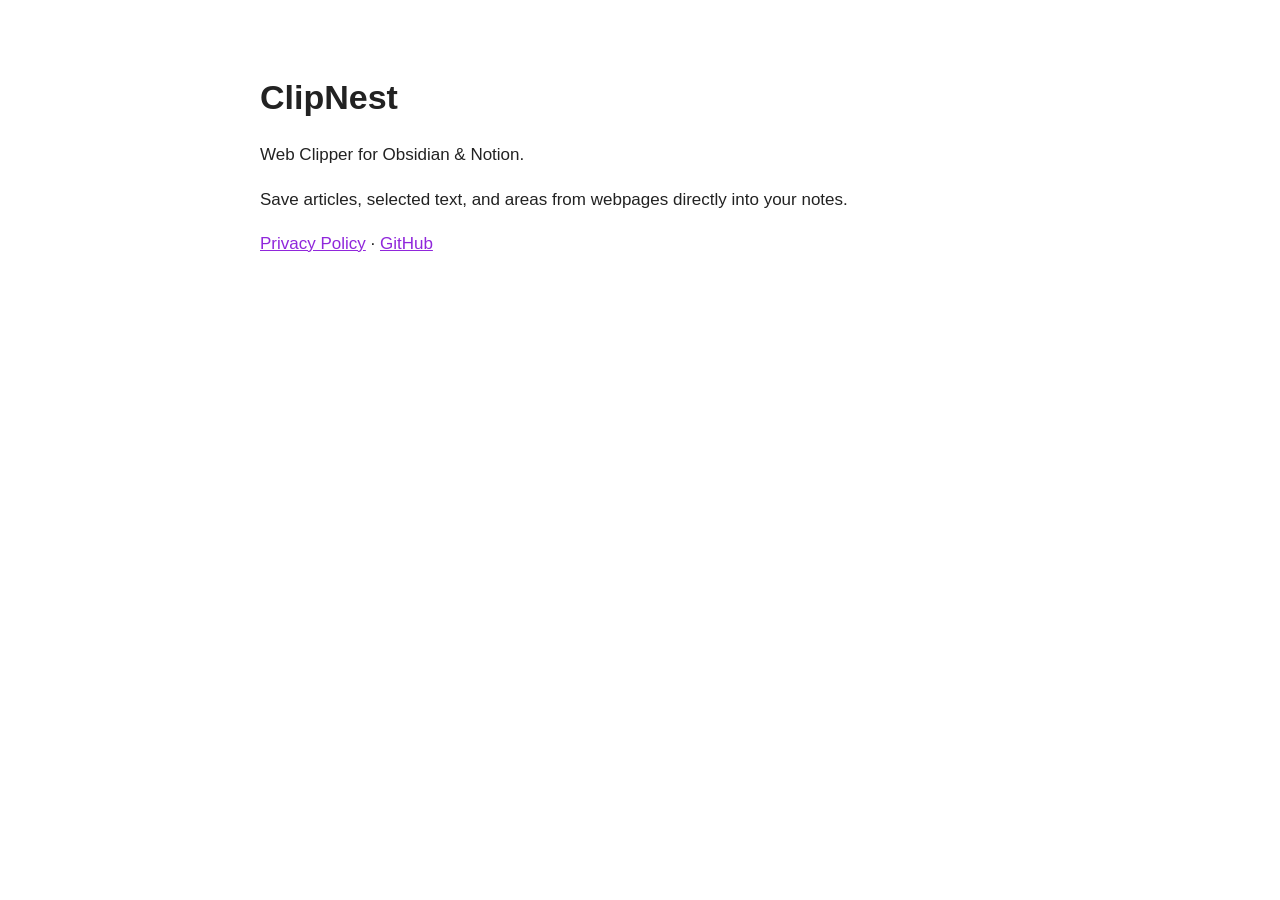
<file: docs/index.html>
<!doctype html>
<html lang="en">
<head>
  <meta charset="utf-8">
  <meta name="viewport" content="width=device-width,initial-scale=1">
  <title>ClipNest</title>
  <style>
    body {
      max-width: 760px;
      margin: 70px auto;
      padding: 0 24px;
      font: 17px/1.6 -apple-system, BlinkMacSystemFont, "Segoe UI", sans-serif;
      color: #222;
    }

    h1 {
      margin-bottom: 4px;
    }

    a {
      color: #9027db;
    }
  </style>
</head>
<body>
  <h1>ClipNest</h1>

  <p>Web Clipper for Obsidian &amp; Notion.</p>

  <p>
    Save articles, selected text, and areas from webpages directly into your notes.
  </p>

  <p>
    <a href="privacy.html">Privacy Policy</a>
    ·
    <a href="https://github.com/TheCuriousProcrastinator/clipnest">GitHub</a>
  </p>
</body>
</html>
</file>
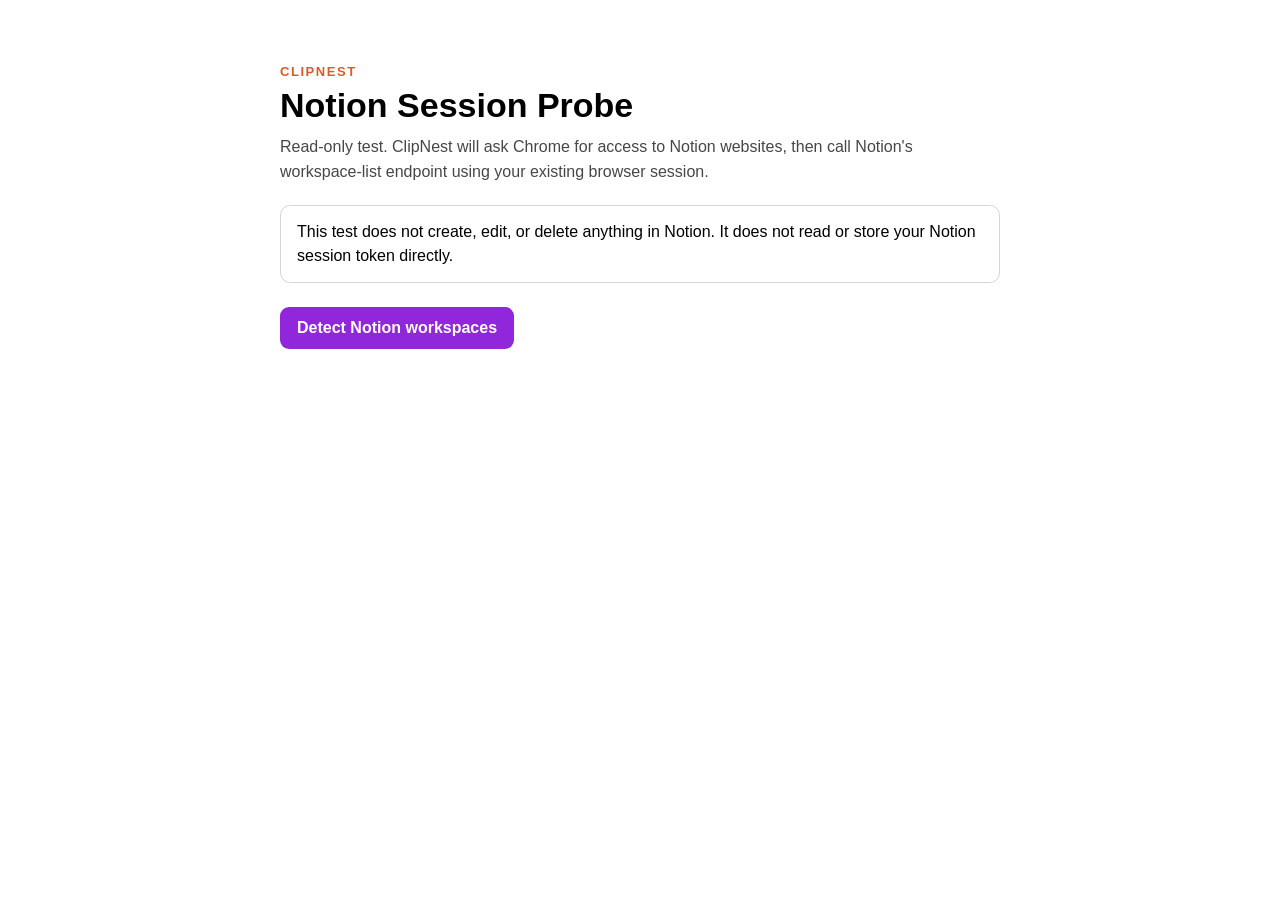
<file: notion-session-probe.html>
<!doctype html>
<html lang="en">
<head>
  <meta charset="utf-8" />
  <meta
    name="viewport"
    content="width=device-width, initial-scale=1"
  />
  <title>ClipNest Notion Session Probe</title>
  <link
    rel="stylesheet"
    href="notion-session-probe.css"
  />
</head>

<body>
  <main>
    <div class="brand">
      ClipNest
    </div>

    <h1>
      Notion Session Probe
    </h1>

    <p class="intro">
      Read-only test. ClipNest will ask Chrome
      for access to Notion websites, then call
      Notion's workspace-list endpoint using
      your existing browser session.
    </p>

    <div class="notice">
      This test does not create, edit, or delete
      anything in Notion. It does not read or
      store your Notion session token directly.
    </div>

    <button
      id="detectButton"
      type="button"
    >
      Detect Notion workspaces
    </button>

    <div
      id="status"
      class="status"
    ></div>

    <section
      id="results"
      class="results hidden"
    >
      <h2>
        Workspaces detected
      </h2>

      <div
        id="workspaceList"
        class="workspace-list"
      ></div>
    </section>

    <details
      id="diagnostics"
      class="diagnostics hidden"
    >
      <summary>
        Diagnostics
      </summary>

      <pre id="diagnosticText"></pre>
    </details>
  </main>

  <script src="notion-session.js"></script>
  <script src="notion-session-probe.js"></script>
</body>
</html>
</file>
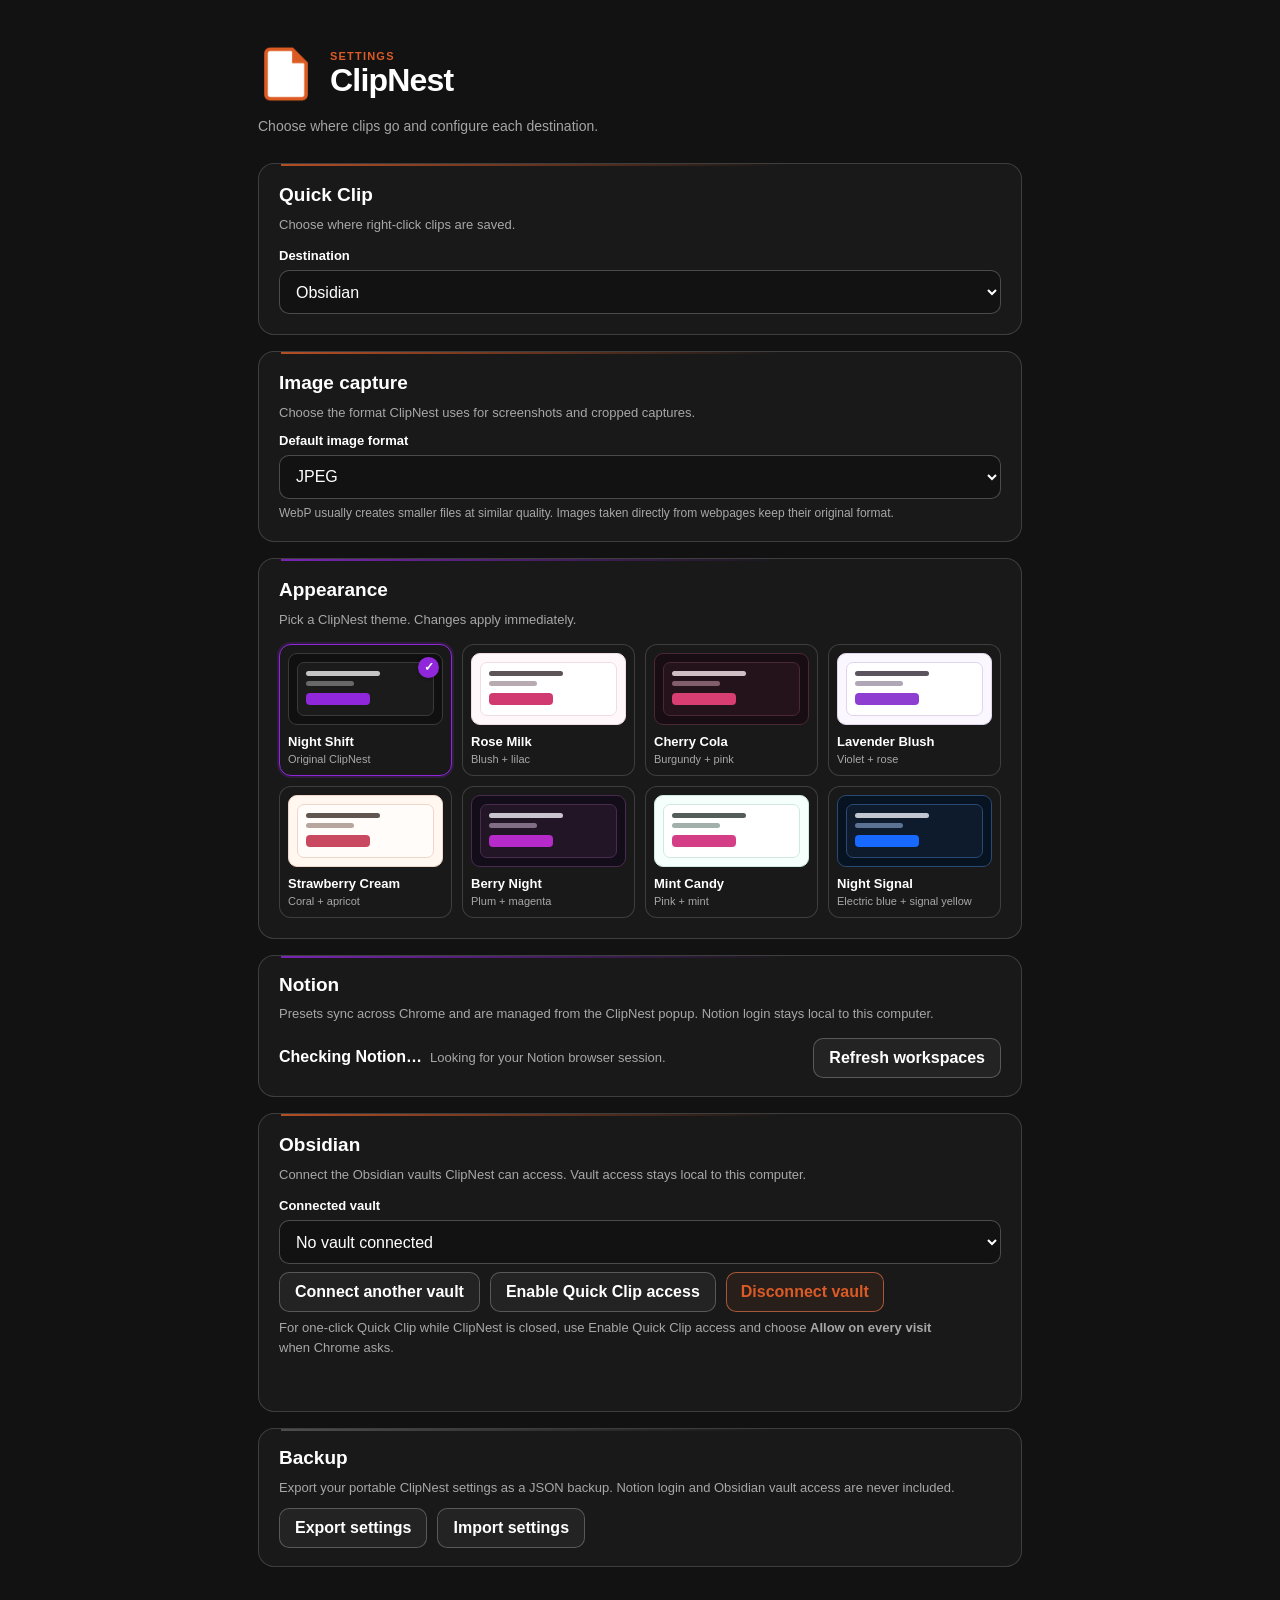
<file: options.html>
<!doctype html>
<html lang="en">
<head>
  <meta charset="utf-8" />
  <meta name="viewport" content="width=device-width, initial-scale=1" />
  <title>ClipNest Settings</title>
  <link rel="stylesheet" href="options.css" />
  <link rel="stylesheet" href="themes.css" />
  <script src="themes.js"></script>
</head>
<body>
  <main class="page">
    <header class="settings-header">
      <div class="brand-row">
        <img
          class="brand-icon"
          src="icons/icon128.png"
          alt=""
          width="56"
          height="56"
        />
        <div class="brand-copy">
          <div class="brand-label">SETTINGS</div>

          <div class="brand-title-row">
            <h1>ClipNest</h1>
            <span id="settingsVersion" class="settings-version"></span>
          </div>
        </div>
      </div>

      <p>Choose where clips go and configure each destination.</p>
    </header>

    <section class="card quick-clip-card">
      <h2>Quick Clip</h2>

      <p class="help">
        Choose where right-click clips are saved.
      </p>

      <label class="field">
        <span>Destination</span>
        <select id="defaultDestination">
          <option value="obsidian">Obsidian</option>
          <option value="notion">Notion</option>
        </select>
      </label>

      <label
        id="quickClipNotionPresetField"
        class="field"
        hidden
      >
        <span>Notion preset</span>

        <select id="quickClipNotionPresetId">
          <option value="">No presets configured</option>
        </select>

        <small>
          Used only for right-click Quick Clip. Presets selected in the popup do not change this.
        </small>
      </label>
    </section>

    <section class="card image-capture-card">
      <h2>Image capture</h2>

      <p class="help">
        Choose the format ClipNest uses for screenshots and cropped captures.
      </p>

      <label class="field">
        <span>Default image format</span>

        <select id="defaultImageFormat">
          <option value="jpeg">JPEG</option>
          <option value="webp">WebP</option>
        </select>

        <small>
          WebP usually creates smaller files at similar quality.
          Images taken directly from webpages keep their original format.
        </small>
      </label>
    </section>

    <section class="card appearance-card">
      <h2>Appearance</h2>

      <p class="help">
        Pick a ClipNest theme. Changes apply immediately.
      </p>

      <div
        class="clipnest-theme-grid"
        data-clipnest-theme-picker
        aria-label="ClipNest theme"
      >
        <button
          class="clipnest-theme-option"
          type="button"
          data-clipnest-theme-option="night-shift"
          aria-pressed="false"
        >
          <span
            class="clipnest-theme-preview"
            data-clipnest-theme-preview="night-shift"
            aria-hidden="true"
          >
            <span class="clipnest-theme-preview-card">
              <span class="clipnest-theme-preview-line"></span>
              <span class="clipnest-theme-preview-line short"></span>
              <span class="clipnest-theme-preview-button"></span>
            </span>
          </span>
          <strong>Night Shift</strong>
          <small>Original ClipNest</small>
        </button>

        <button
          class="clipnest-theme-option"
          type="button"
          data-clipnest-theme-option="rose-milk"
          aria-pressed="false"
        >
          <span
            class="clipnest-theme-preview"
            data-clipnest-theme-preview="rose-milk"
            aria-hidden="true"
          >
            <span class="clipnest-theme-preview-card">
              <span class="clipnest-theme-preview-line"></span>
              <span class="clipnest-theme-preview-line short"></span>
              <span class="clipnest-theme-preview-button"></span>
            </span>
          </span>
          <strong>Rose Milk</strong>
          <small>Blush + lilac</small>
        </button>

        <button
          class="clipnest-theme-option"
          type="button"
          data-clipnest-theme-option="cherry-cola"
          aria-pressed="false"
        >
          <span
            class="clipnest-theme-preview"
            data-clipnest-theme-preview="cherry-cola"
            aria-hidden="true"
          >
            <span class="clipnest-theme-preview-card">
              <span class="clipnest-theme-preview-line"></span>
              <span class="clipnest-theme-preview-line short"></span>
              <span class="clipnest-theme-preview-button"></span>
            </span>
          </span>
          <strong>Cherry Cola</strong>
          <small>Burgundy + pink</small>
        </button>

        <button
          class="clipnest-theme-option"
          type="button"
          data-clipnest-theme-option="lavender-blush"
          aria-pressed="false"
        >
          <span
            class="clipnest-theme-preview"
            data-clipnest-theme-preview="lavender-blush"
            aria-hidden="true"
          >
            <span class="clipnest-theme-preview-card">
              <span class="clipnest-theme-preview-line"></span>
              <span class="clipnest-theme-preview-line short"></span>
              <span class="clipnest-theme-preview-button"></span>
            </span>
          </span>
          <strong>Lavender Blush</strong>
          <small>Violet + rose</small>
        </button>

        <button
          class="clipnest-theme-option"
          type="button"
          data-clipnest-theme-option="strawberry-cream"
          aria-pressed="false"
        >
          <span
            class="clipnest-theme-preview"
            data-clipnest-theme-preview="strawberry-cream"
            aria-hidden="true"
          >
            <span class="clipnest-theme-preview-card">
              <span class="clipnest-theme-preview-line"></span>
              <span class="clipnest-theme-preview-line short"></span>
              <span class="clipnest-theme-preview-button"></span>
            </span>
          </span>
          <strong>Strawberry Cream</strong>
          <small>Coral + apricot</small>
        </button>

        <button
          class="clipnest-theme-option"
          type="button"
          data-clipnest-theme-option="berry-night"
          aria-pressed="false"
        >
          <span
            class="clipnest-theme-preview"
            data-clipnest-theme-preview="berry-night"
            aria-hidden="true"
          >
            <span class="clipnest-theme-preview-card">
              <span class="clipnest-theme-preview-line"></span>
              <span class="clipnest-theme-preview-line short"></span>
              <span class="clipnest-theme-preview-button"></span>
            </span>
          </span>
          <strong>Berry Night</strong>
          <small>Plum + magenta</small>
        </button>

        <button
          class="clipnest-theme-option"
          type="button"
          data-clipnest-theme-option="mint-candy"
          aria-pressed="false"
        >
          <span
            class="clipnest-theme-preview"
            data-clipnest-theme-preview="mint-candy"
            aria-hidden="true"
          >
            <span class="clipnest-theme-preview-card">
              <span class="clipnest-theme-preview-line"></span>
              <span class="clipnest-theme-preview-line short"></span>
              <span class="clipnest-theme-preview-button"></span>
            </span>
          </span>
          <strong>Mint Candy</strong>
          <small>Pink + mint</small>
        </button>

        <button
          class="clipnest-theme-option"
          type="button"
          data-clipnest-theme-option="night-signal"
          aria-pressed="false"
        >
          <span
            class="clipnest-theme-preview"
            data-clipnest-theme-preview="night-signal"
            aria-hidden="true"
          >
            <span class="clipnest-theme-preview-card">
              <span class="clipnest-theme-preview-line"></span>
              <span class="clipnest-theme-preview-line short"></span>
              <span class="clipnest-theme-preview-button"></span>
            </span>
          </span>
          <strong>Night Signal</strong>
          <small>Electric blue + signal yellow</small>
        </button>
      </div>
    </section>

    <section id="notionSettingsCard" class="card notion-card">
      <h2>Notion</h2>

      <p class="help notion-popup-management-note">
        Presets sync across Chrome and are managed from the ClipNest popup. Notion login stays local to this computer.
      </p>

      <div class="notion-connection notion-connection-compact">
        <div class="notion-connection-copy">
          <strong id="notionConnectionTitle">Checking Notion…</strong>

          <div id="notionConnectionStatus" class="help">
            Looking for your Notion browser session.
          </div>
        </div>

        <div class="vault-actions notion-connection-actions">
          <button id="refreshNotionWorkspaces" class="secondary" type="button">
            Refresh workspaces
          </button>

          <button id="disconnectNotion" class="vault-remove" type="button" hidden>
            Disconnect Notion
          </button>
        </div>
      </div>

      <label class="field">
        <span>Preset</span>

        <select id="notionPresetSelect">
          <option value="">No presets configured</option>
        </select>
      </label>

      <div class="vault-actions">
        <button id="newNotionPreset" class="secondary" type="button">
          New preset
        </button>

        <button id="removeNotionPreset" class="vault-remove" type="button">
          Remove selected preset
        </button>
      </div>

      <label class="field">
        <span>Preset name</span>

        <input
          id="notionPresetName"
          type="text"
          autocomplete="off"
          placeholder="Reading Inbox"
        />
      </label>

      <label class="field">
        <span>Workspace</span>

        <div class="notion-workspace-picker">
          <button
            id="notionWorkspacePickerButton"
            class="notion-workspace-picker-button"
            type="button"
            aria-haspopup="listbox"
            aria-expanded="false"
          >
            <span
              id="notionWorkspacePickerIcon"
              class="notion-workspace-avatar notion-workspace-avatar-fallback"
            >
              N
            </span>

            <span
              id="notionWorkspacePickerLabel"
              class="notion-workspace-picker-label"
            >
              Choose a Notion workspace…
            </span>

            <span class="notion-workspace-picker-chevron">
              ▾
            </span>
          </button>

          <div
            id="notionWorkspacePickerMenu"
            class="notion-workspace-picker-menu hidden"
            role="listbox"
          ></div>

          <select
            id="notionWorkspaceSelect"
            class="notion-workspace-native-select"
            tabindex="-1"
            aria-hidden="true"
          >
            <option value="">Choose a Notion workspace…</option>
          </select>
        </div>

        <small id="notionWorkspaceHelp">
          Each preset remembers its own workspace.
        </small>
      </label>

      <label class="field">
        <span>Destination</span>

        <input
          id="notionDestinationSearch"
          type="search"
          autocomplete="off"
          placeholder="Search pages and databases…"
          disabled
        />

        <div
          id="notionDestinationResults"
          class="notion-destination-results"
        ></div>


        <select id="notionDataSourceId" class="notion-destination-native-select" disabled>
          <option value="">Choose a workspace first</option>
        </select>

        <small id="notionDataSourceHelp">
          Choose a workspace, then search for a page or database.
        </small>
      </label>

      <div class="notion-fields-editor">
        <div class="notion-fields-editor-heading">
          <strong>Fields</strong>
          <small id="notionFieldsEditorHelp">
            Choose a destination to configure its fields.
          </small>
        </div>

        <div
          id="notionPageFieldsPanel"
          class="notion-destination-fields-panel hidden"
        >
          <div class="notion-page-field-row">
            <div class="notion-field-config-copy">
              <strong>Title</strong>
              <small>
                Filled from the current webpage title.
              </small>
            </div>

            <span class="notion-field-type-badge">
              title
            </span>

            <span class="notion-field-automatic">
              Child page
            </span>
          </div>

          <small class="notion-fields-editor-note">
            This destination is a page. ClipNest creates a child page beneath it, so database properties do not apply.
          </small>
        </div>

        <div
          id="notionDatabaseFieldsPanel"
          class="notion-destination-fields-panel hidden"
        >
          <div
            id="notionSchemaFields"
            class="notion-schema-fields"
          ></div>

          <small class="notion-fields-editor-note">
            Fields come directly from this Notion database.
          </small>
        </div>

        <div
          class="notion-property-bridge"
          hidden
          aria-hidden="true"
        >
          <select id="notionTitleProperty" disabled>
            <option value="">Choose a database first</option>
          </select>

          <select id="notionUrlProperty" disabled>
            <option value="">None</option>
          </select>

          <select id="notionTagsProperty" disabled>
            <option value="">None</option>
          </select>
        </div>
      </div>

      <div id="notionStatus" class="status"></div>
    </section>

    <section class="card obsidian-card">
      <h2>Obsidian</h2>
      <p class="help">Connect the Obsidian vaults ClipNest can access. Vault access stays local to this computer.</p>

      <label class="field">
        <span>Connected vault</span>
        <select id="vaultSelect">
          <option value="">No vault connected</option>
        </select>
      </label>

      <div class="vault-actions">
        <button id="chooseVault" class="secondary" type="button">Connect another vault</button>
        <button id="enableQuickClipAccess" class="secondary" type="button">Enable Quick Clip access</button>
        <button id="disconnectVault" class="vault-remove" type="button">Disconnect vault</button>
      </div>

      <span id="vaultName" class="vault-name">No vault connected</span>

      <p class="help">
        For one-click Quick Clip while ClipNest is closed, use Enable Quick Clip access and choose <strong>Allow on every visit</strong> when Chrome asks.
      </p>

      <div id="obsidianStatus" class="status"></div>
    </section>

    <section class="card backup-card">
      <h2>Backup</h2>

      <p class="help">
        Export your portable ClipNest settings as a JSON backup.
        Notion login and Obsidian vault access are never included.
      </p>

      <div class="vault-actions">
        <button
          id="exportSettings"
          class="secondary"
          type="button"
        >
          Export settings
        </button>

        <button
          id="importSettings"
          class="secondary"
          type="button"
        >
          Import settings
        </button>

        <input
          id="importSettingsFile"
          type="file"
          accept=".json,application/json"
          hidden
        />
      </div>

      <div
        id="settingsBackupStatus"
        class="status"
      ></div>
    </section>

  </main>

  <script src="vault-store.js"></script>
  <script src="notion-store.js"></script>
  <script src="notion-session.js"></script>
<script src="fs-store.js"></script>
  <script src="options.js"></script>
</body>
</html>
</file>
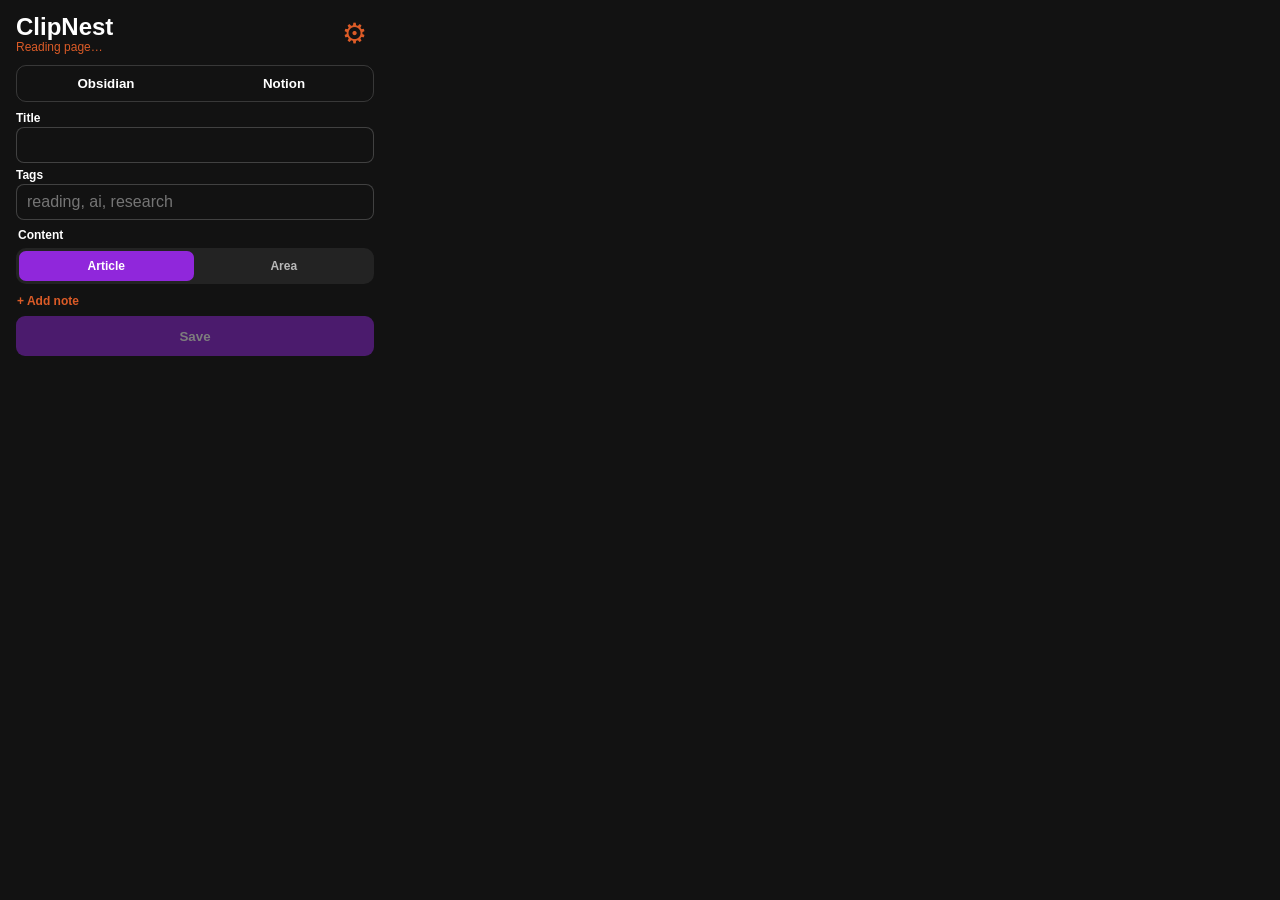
<file: popup.html>
<!doctype html>
<html lang="en">
<head>
  <meta charset="utf-8" />
  <meta name="viewport" content="width=device-width, initial-scale=1" />
  <title>ClipNest</title>
  <link rel="stylesheet" href="popup.css" />
  <link rel="stylesheet" href="themes.css" />
  <script src="themes.js"></script>
</head>
<body data-notion-startup="pending">
  <main class="app">
    <div class="topbar">
      <div>
        <h1>ClipNest</h1>
        <div id="siteLabel" class="muted ellipsis">Reading page…</div>
      </div>
      <button id="settingsButton" class="icon-button" type="button" title="Settings">⚙</button>
    </div>

    <section
      id="quickClipAccessGate"
      class="quick-clip-access-gate hidden"
      aria-labelledby="quickClipAccessTitle"
    >
      <div
        class="quick-clip-access-icon"
        aria-hidden="true"
      >
        C
      </div>

      <h2 id="quickClipAccessTitle">
        Enable Quick Clip
      </h2>

      <p>
        Quick Clip needs access to your Obsidian vault while ClipNest is closed.
      </p>

      <p class="quick-clip-access-hint">
        Continue in Settings, then choose <strong>Allow on every visit</strong> when Chrome asks.
      </p>

      <button
        id="quickClipAccessButton"
        class="primary"
        type="button"
      >
        Continue setup
      </button>

      <button
        id="quickClipAccessCancel"
        class="quick-clip-access-cancel"
        type="button"
      >
        Not now
      </button>

      <div
        id="quickClipAccessStatus"
        class="status"
        aria-live="polite"
      ></div>
    </section>

    <div class="destination" role="group" aria-label="Destination">
      <button class="destination-button" data-destination="obsidian" type="button">Obsidian</button>
      <button class="destination-button" data-destination="notion" type="button">Notion</button>
    </div>

    <label id="notionPresetField" class="field hidden">
      <span>Preset</span>
      <select id="notionPresetSelect">
        <option value="">No presets configured</option>
      </select>
    </label>

    <label class="field">
      <span>Title</span>
      <input id="titleInput" type="text" autocomplete="off" />
    </label>

    <div
      id="obsidianSaveTo"
      class="obsidian-save-to hidden"
    >
      <div class="obsidian-save-to-label">
        Save to
      </div>

      <button
        id="obsidianSaveToButton"
        class="obsidian-save-to-button"
        type="button"
        aria-expanded="false"
        aria-controls="obsidianSaveToDetails"
      >
        <span
          id="obsidianSaveToSummary"
          class="obsidian-save-to-summary"
        >
          Choose a vault
        </span>

        <span
          class="obsidian-save-to-chevron"
          aria-hidden="true"
        >
          ›
        </span>
      </button>

      <div
        id="obsidianSaveToDetails"
        class="obsidian-save-to-details hidden"
      >
        <label id="vaultField" class="field hidden">
          <span>Vault</span>
          <select id="vaultSelect">
            <option value="">No vault connected</option>
          </select>
        </label>

        <label id="folderField" class="field hidden">
          <span>Folder</span>
          <select id="folderSelect">
            <option value="">Vault root</option>
          </select>
        </label>

        <label id="templateField" class="field hidden">
          <span>Template</span>
          <select id="templateSelect">
            <option value="">None</option>
          </select>
          <small id="templateMeta">Detected from Obsidian</small>
        </label>

        <label
          id="obsidianOpenAfterSaveField"
          class="popup-toggle-row"
        >
          <span>Open after saving</span>

          <input
            id="obsidianOpenAfterSave"
            type="checkbox"
            aria-label="Open in Obsidian after saving"
          />
          <span
            class="popup-toggle-track"
            aria-hidden="true"
          ></span>
        </label>
      </div>
    </div>

    <label id="tagsField" class="field">
      <span>Tags</span>
      <input id="tagsInput" type="text" autocomplete="off" placeholder="reading, ai, research" />
    </label>

    <fieldset class="content-mode">
      <legend>Content</legend>

      <label class="mode-row">
        <input type="radio" name="contentMode" value="article" checked />
        <span>Article</span>
      </label>

      <label id="selectedTextModeRow" class="mode-row hidden">
        <input type="radio" name="contentMode" value="text" />
        <span>Selected text</span>
      </label>

      <label class="mode-row">
        <input type="radio" name="contentMode" value="selection" />
        <span>Select from page</span>
      </label>

      <button id="selectAreaButton" class="secondary hidden" type="button">
        Pick area on page
      </button>
    </fieldset>

    <div id="notesCompact" class="notes-compact">
      <button id="toggleNotes" class="notes-toggle" type="button">+ Add note</button>

      <label id="notesField" class="field hidden">
        <span>Note</span>
        <textarea id="notesInput" rows="3" placeholder="Optional note…"></textarea>
      </label>
    </div>

    <div class="actions">
      <button id="saveButton" class="primary" type="button" disabled>Save</button>
    </div>

    <div id="status" class="status" aria-live="polite"></div>
  </main>

  <script src="vault-store.js"></script>
  <script src="notion-store.js"></script>
  <script src="notion-session.js"></script>
  <script src="fs-store.js"></script>
  <script src="article-engine.js"></script>
  <script src="notion-image-picker.js"></script>
  <script src="notion-body-media.js"></script>
  <script src="popup.js"></script>
</body>
</html>
</file>
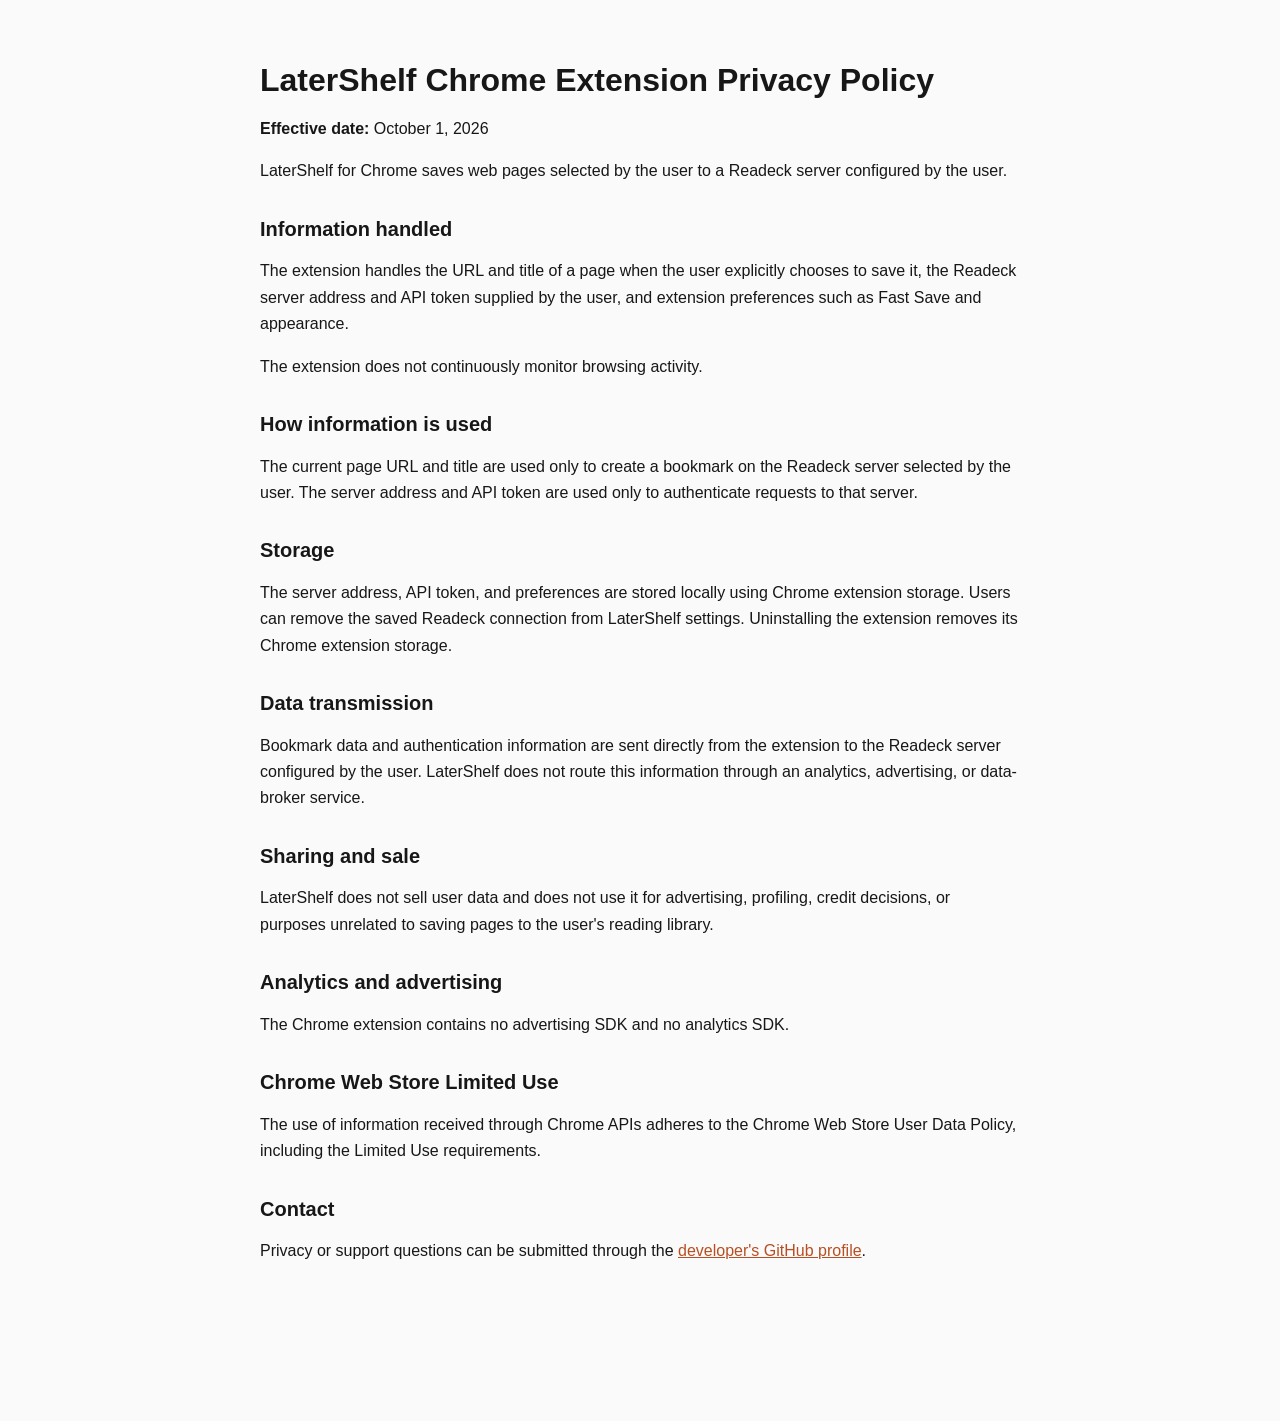
<file: docs/latershelf-privacy.html>
<!doctype html>
<html lang="en">
<head>
  <meta charset="utf-8">
  <meta name="viewport" content="width=device-width,initial-scale=1">
  <title>LaterShelf Chrome Extension Privacy Policy</title>
  <style>
    body {
      max-width: 760px;
      margin: 60px auto;
      padding: 0 24px 80px;
      color: #171717;
      background: #fafafa;
      font: 16px/1.65 -apple-system, BlinkMacSystemFont, "Segoe UI", sans-serif;
    }
    h1, h2 { line-height: 1.25; }
    h1 { font-size: 32px; margin-bottom: 8px; }
    h2 { margin-top: 32px; font-size: 20px; }
    a { color: #b84f22; }
  </style>
</head>
<body>
  <h1>LaterShelf Chrome Extension Privacy Policy</h1>
  <p><strong>Effective date:</strong> October 1, 2026</p>

  <p>LaterShelf for Chrome saves web pages selected by the user to a Readeck server configured by the user.</p>

  <h2>Information handled</h2>
  <p>The extension handles the URL and title of a page when the user explicitly chooses to save it, the Readeck server address and API token supplied by the user, and extension preferences such as Fast Save and appearance.</p>
  <p>The extension does not continuously monitor browsing activity.</p>

  <h2>How information is used</h2>
  <p>The current page URL and title are used only to create a bookmark on the Readeck server selected by the user. The server address and API token are used only to authenticate requests to that server.</p>

  <h2>Storage</h2>
  <p>The server address, API token, and preferences are stored locally using Chrome extension storage. Users can remove the saved Readeck connection from LaterShelf settings. Uninstalling the extension removes its Chrome extension storage.</p>

  <h2>Data transmission</h2>
  <p>Bookmark data and authentication information are sent directly from the extension to the Readeck server configured by the user. LaterShelf does not route this information through an analytics, advertising, or data-broker service.</p>

  <h2>Sharing and sale</h2>
  <p>LaterShelf does not sell user data and does not use it for advertising, profiling, credit decisions, or purposes unrelated to saving pages to the user's reading library.</p>

  <h2>Analytics and advertising</h2>
  <p>The Chrome extension contains no advertising SDK and no analytics SDK.</p>

  <h2>Chrome Web Store Limited Use</h2>
  <p>The use of information received through Chrome APIs adheres to the Chrome Web Store User Data Policy, including the Limited Use requirements.</p>

  <h2>Contact</h2>
  <p>Privacy or support questions can be submitted through the <a href="https://github.com/TheCuriousProcrastinator">developer's GitHub profile</a>.</p>
</body>
</html>
</file>
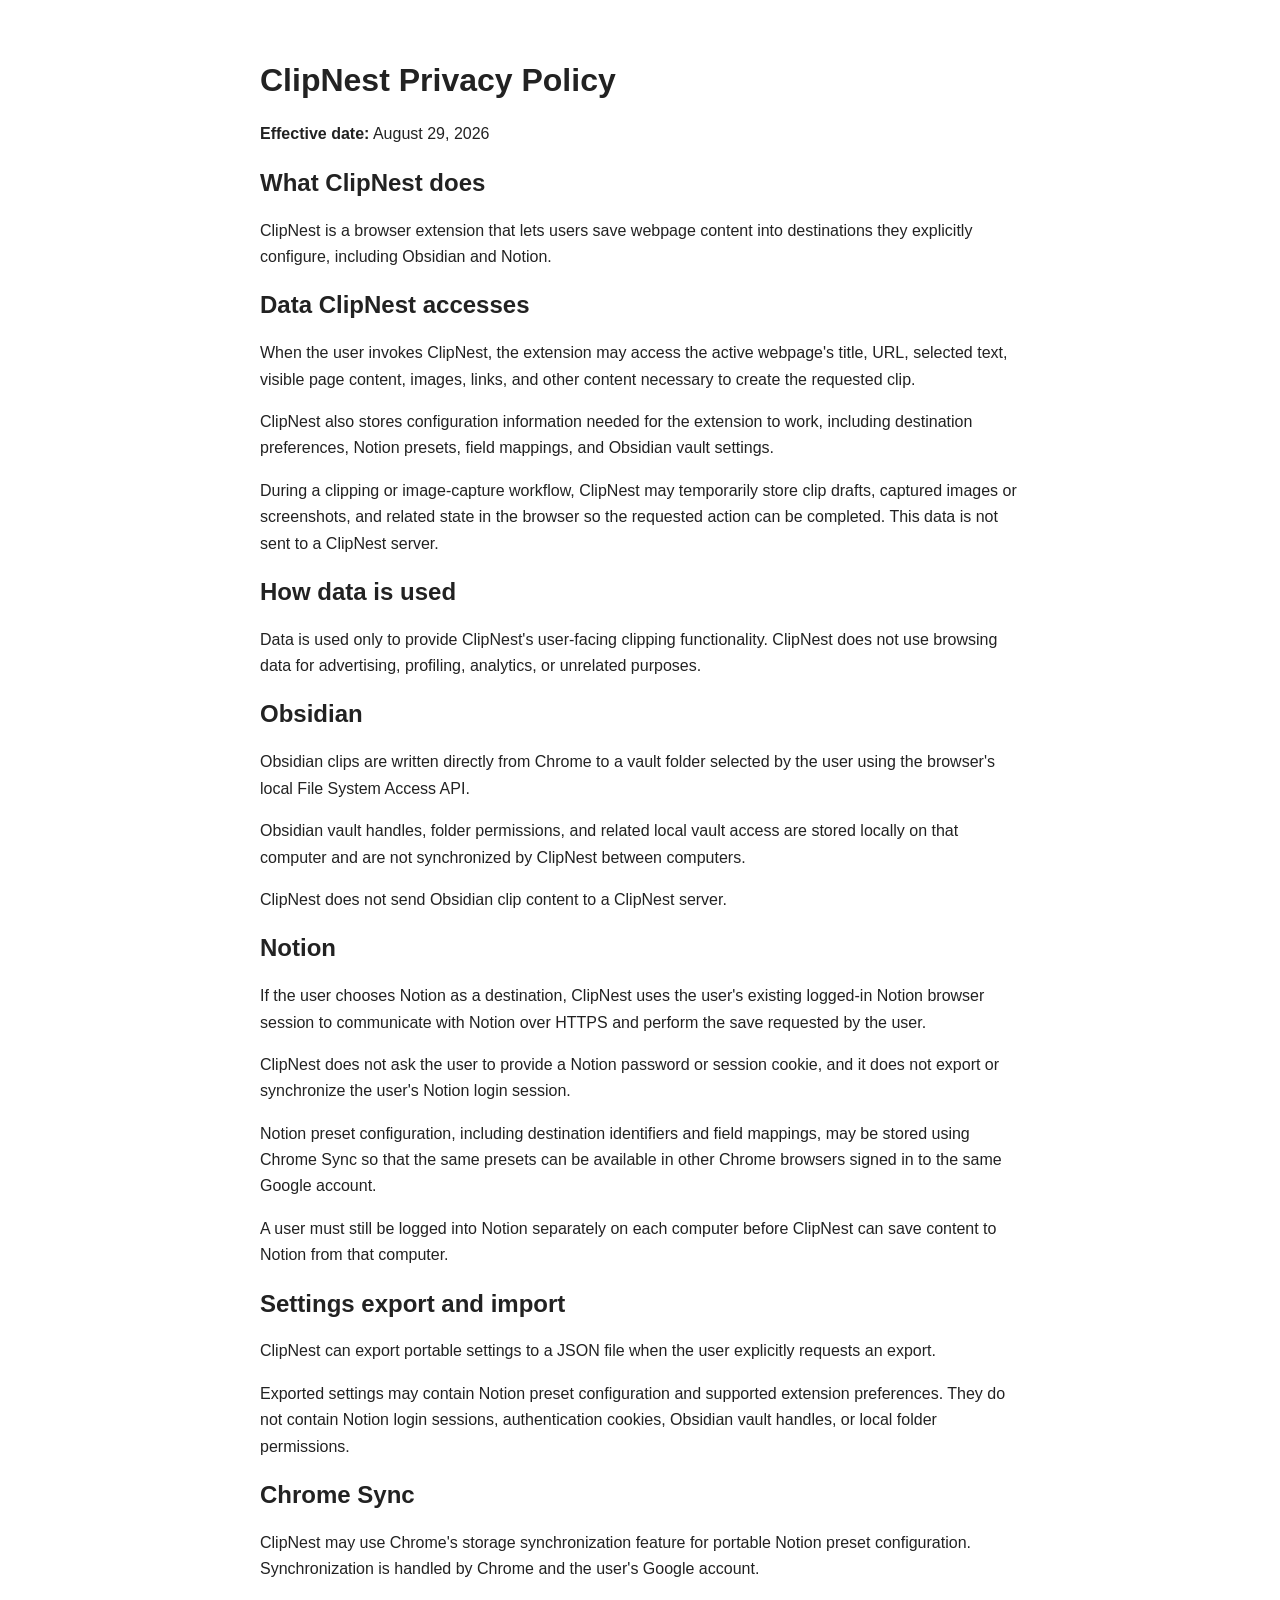
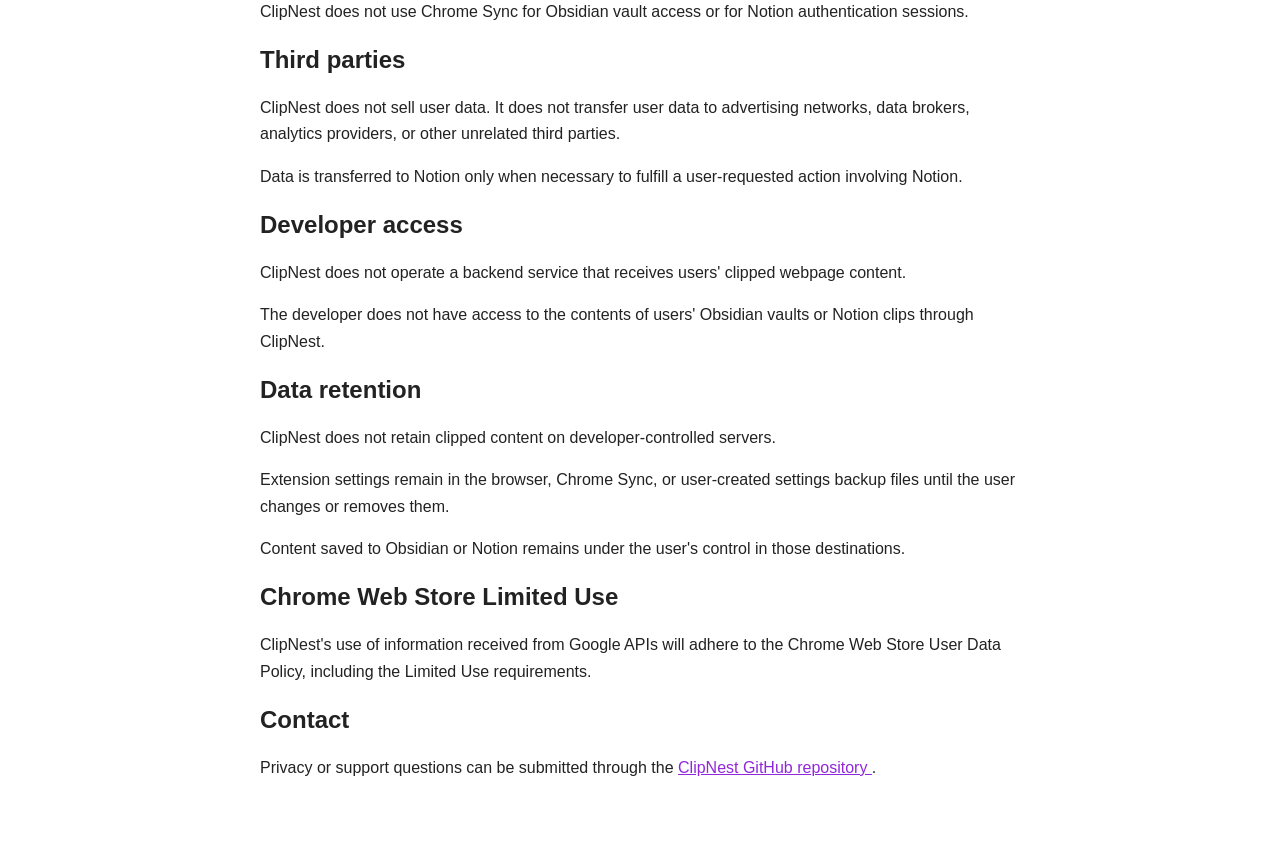
<file: docs/privacy.html>
<!doctype html>
<html lang="en">
<head>
  <meta charset="utf-8">
  <meta name="viewport" content="width=device-width,initial-scale=1">
  <title>ClipNest Privacy Policy</title>
  <style>
    body {
      max-width: 760px;
      margin: 60px auto;
      padding: 0 24px;
      font: 16px/1.65 -apple-system, BlinkMacSystemFont, "Segoe UI", sans-serif;
      color: #222;
    }

    h1,
    h2 {
      line-height: 1.25;
    }

    a {
      color: #9027db;
    }
  </style>
</head>
<body>
  <h1>ClipNest Privacy Policy</h1>

  <p><strong>Effective date:</strong> August 29, 2026</p>

  <h2>What ClipNest does</h2>

  <p>
    ClipNest is a browser extension that lets users save webpage content
    into destinations they explicitly configure, including Obsidian and Notion.
  </p>

  <h2>Data ClipNest accesses</h2>

  <p>
    When the user invokes ClipNest, the extension may access the active
    webpage's title, URL, selected text, visible page content, images, links,
    and other content necessary to create the requested clip.
  </p>

  <p>
    ClipNest also stores configuration information needed for the extension
    to work, including destination preferences, Notion presets, field mappings,
    and Obsidian vault settings.
  </p>

  <p>
    During a clipping or image-capture workflow, ClipNest may temporarily store
    clip drafts, captured images or screenshots, and related state in the browser
    so the requested action can be completed. This data is not sent to a
    ClipNest server.
  </p>

  <h2>How data is used</h2>

  <p>
    Data is used only to provide ClipNest's user-facing clipping functionality.
    ClipNest does not use browsing data for advertising, profiling, analytics,
    or unrelated purposes.
  </p>

  <h2>Obsidian</h2>

  <p>
    Obsidian clips are written directly from Chrome to a vault folder selected
    by the user using the browser's local File System Access API.
  </p>

  <p>
    Obsidian vault handles, folder permissions, and related local vault access
    are stored locally on that computer and are not synchronized by ClipNest
    between computers.
  </p>

  <p>
    ClipNest does not send Obsidian clip content to a ClipNest server.
  </p>

  <h2>Notion</h2>

  <p>
    If the user chooses Notion as a destination, ClipNest uses the user's
    existing logged-in Notion browser session to communicate with Notion over
    HTTPS and perform the save requested by the user.
  </p>

  <p>
    ClipNest does not ask the user to provide a Notion password or session
    cookie, and it does not export or synchronize the user's Notion login
    session.
  </p>

  <p>
    Notion preset configuration, including destination identifiers and field
    mappings, may be stored using Chrome Sync so that the same presets can be
    available in other Chrome browsers signed in to the same Google account.
  </p>

  <p>
    A user must still be logged into Notion separately on each computer before
    ClipNest can save content to Notion from that computer.
  </p>

  <h2>Settings export and import</h2>

  <p>
    ClipNest can export portable settings to a JSON file when the user
    explicitly requests an export.
  </p>

  <p>
    Exported settings may contain Notion preset configuration and supported
    extension preferences. They do not contain Notion login sessions,
    authentication cookies, Obsidian vault handles, or local folder permissions.
  </p>

  <h2>Chrome Sync</h2>

  <p>
    ClipNest may use Chrome's storage synchronization feature for portable
    Notion preset configuration. Synchronization is handled by Chrome and the
    user's Google account.
  </p>

  <p>
    ClipNest does not use Chrome Sync for Obsidian vault access or for Notion
    authentication sessions.
  </p>

  <h2>Third parties</h2>

  <p>
    ClipNest does not sell user data. It does not transfer user data to
    advertising networks, data brokers, analytics providers, or other unrelated
    third parties.
  </p>

  <p>
    Data is transferred to Notion only when necessary to fulfill a
    user-requested action involving Notion.
  </p>

  <h2>Developer access</h2>

  <p>
    ClipNest does not operate a backend service that receives users' clipped
    webpage content.
  </p>

  <p>
    The developer does not have access to the contents of users' Obsidian
    vaults or Notion clips through ClipNest.
  </p>

  <h2>Data retention</h2>

  <p>
    ClipNest does not retain clipped content on developer-controlled servers.
  </p>

  <p>
    Extension settings remain in the browser, Chrome Sync, or user-created
    settings backup files until the user changes or removes them.
  </p>

  <p>
    Content saved to Obsidian or Notion remains under the user's control in
    those destinations.
  </p>

  <h2>Chrome Web Store Limited Use</h2>

  <p>
    ClipNest's use of information received from Google APIs will adhere to
    the Chrome Web Store User Data Policy, including the Limited Use
    requirements.
  </p>

  <h2>Contact</h2>

  <p>
    Privacy or support questions can be submitted through the
    <a href="https://github.com/TheCuriousProcrastinator/clipnest/issues">
      ClipNest GitHub repository
    </a>.
  </p>
</body>
</html>
</file>
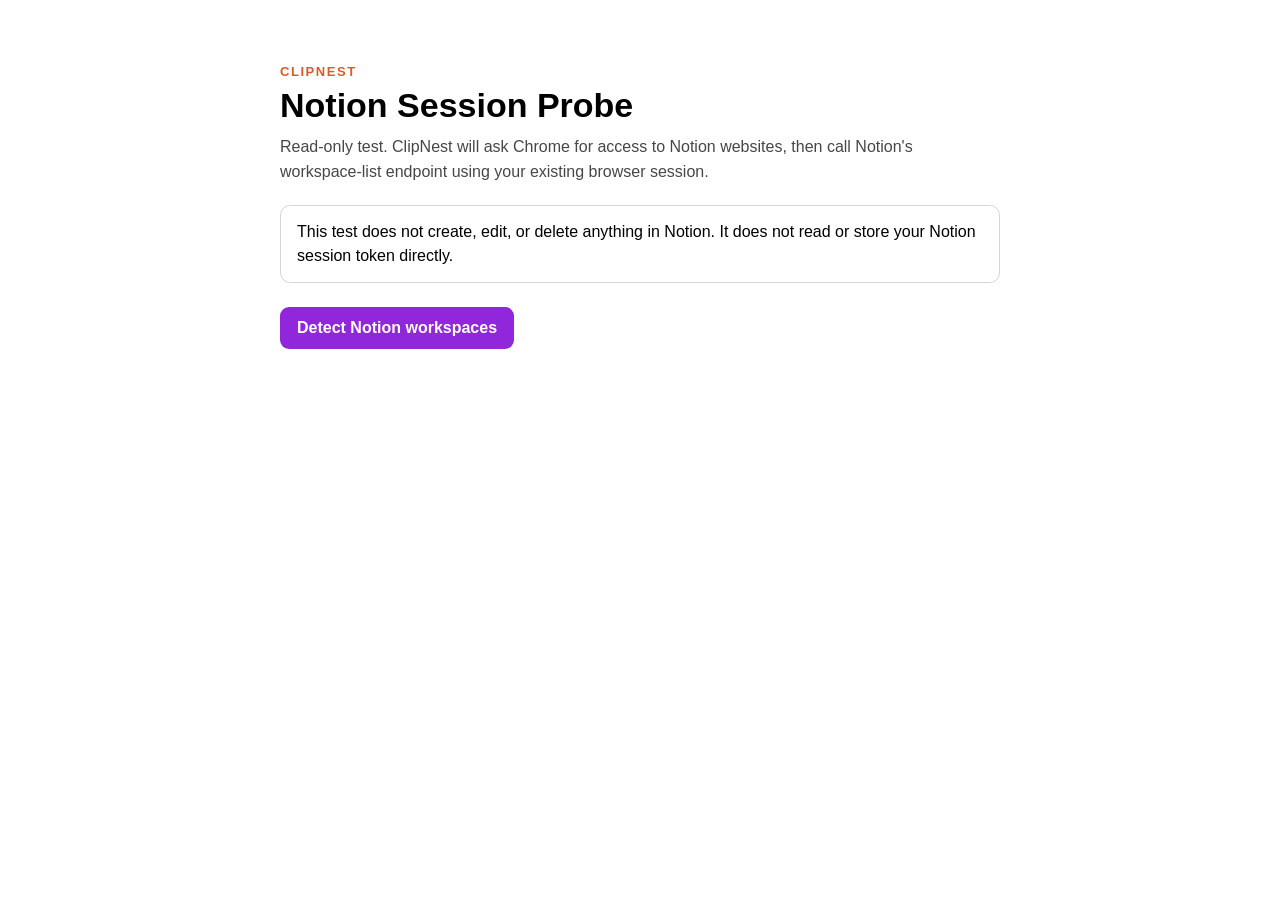
<file: tools/dev/notion-session-probe.html>
<!doctype html>
<html lang="en">
<head>
  <meta charset="utf-8" />
  <meta
    name="viewport"
    content="width=device-width, initial-scale=1"
  />
  <title>ClipNest Notion Session Probe</title>
  <link
    rel="stylesheet"
    href="notion-session-probe.css"
  />
</head>

<body>
  <main>
    <div class="brand">
      ClipNest
    </div>

    <h1>
      Notion Session Probe
    </h1>

    <p class="intro">
      Read-only test. ClipNest will ask Chrome
      for access to Notion websites, then call
      Notion's workspace-list endpoint using
      your existing browser session.
    </p>

    <div class="notice">
      This test does not create, edit, or delete
      anything in Notion. It does not read or
      store your Notion session token directly.
    </div>

    <button
      id="detectButton"
      type="button"
    >
      Detect Notion workspaces
    </button>

    <div
      id="status"
      class="status"
    ></div>

    <section
      id="results"
      class="results hidden"
    >
      <h2>
        Workspaces detected
      </h2>

      <div
        id="workspaceList"
        class="workspace-list"
      ></div>
    </section>

    <details
      id="diagnostics"
      class="diagnostics hidden"
    >
      <summary>
        Diagnostics
      </summary>

      <pre id="diagnosticText"></pre>
    </details>
  </main>

  <script src="../../notion-session.js"></script>
  <script src="notion-session-probe.js"></script>
</body>
</html>
</file>
<file: notion-session-probe.css>
:root {
  color-scheme: light dark;
  font-family:
    -apple-system,
    BlinkMacSystemFont,
    "Segoe UI",
    sans-serif;
}

body {
  margin: 0;
  background: Canvas;
  color: CanvasText;
}

main {
  width: min(720px, calc(100% - 48px));
  margin: 64px auto;
}

.brand {
  color: #db5b27;
  font-size: 13px;
  font-weight: 800;
  letter-spacing: 0.12em;
  text-transform: uppercase;
}

h1 {
  margin: 7px 0 10px;
  font-size: 34px;
}

.intro {
  max-width: 650px;
  margin: 0 0 20px;
  line-height: 1.55;
  opacity: 0.72;
}

.notice {
  margin: 0 0 24px;
  padding: 14px 16px;
  border: 1px solid
    color-mix(
      in srgb,
      CanvasText 16%,
      transparent
    );
  border-radius: 10px;
  line-height: 1.5;
}

button {
  appearance: none;
  border: 0;
  border-radius: 9px;
  padding: 12px 17px;
  background: #9027db;
  color: white;
  font: inherit;
  font-weight: 700;
  cursor: pointer;
}

button:disabled {
  opacity: 0.55;
  cursor: default;
}

.status {
  min-height: 24px;
  margin-top: 15px;
  line-height: 1.5;
}

.status.success {
  color: #2da44e;
}

.status.error {
  color: #d1242f;
}

.results {
  margin-top: 30px;
}

.results h2 {
  font-size: 20px;
  margin-bottom: 12px;
}

.workspace-list {
  display: grid;
  gap: 9px;
}

.workspace {
  display: flex;
  align-items: center;
  gap: 13px;
  padding: 13px 15px;
  border: 1px solid
    color-mix(
      in srgb,
      CanvasText 16%,
      transparent
    );
  border-radius: 10px;
}

.workspace-icon {
  display: grid;
  place-items: center;
  width: 38px;
  height: 38px;
  flex: 0 0 38px;
  border-radius: 8px;
  background:
    color-mix(
      in srgb,
      CanvasText 8%,
      transparent
    );
  font-size: 20px;
}

.workspace-name {
  font-weight: 700;
}

.workspace-meta {
  margin-top: 3px;
  font-size: 12px;
  opacity: 0.58;
}

.diagnostics {
  margin-top: 28px;
}

.diagnostics summary {
  cursor: pointer;
  opacity: 0.68;
}

.diagnostics pre {
  overflow: auto;
  padding: 14px;
  border-radius: 9px;
  background:
    color-mix(
      in srgb,
      CanvasText 6%,
      transparent
    );
  white-space: pre-wrap;
  word-break: break-word;
}

.hidden {
  display: none !important;
}
</file>
<file: options.css>
:root {
  color-scheme: light dark;
  font-family:
    -apple-system,
    BlinkMacSystemFont,
    "Segoe UI",
    sans-serif;

  --purple: #9027db;
  --orange: #db5b27;

  --border:
    color-mix(
      in srgb,
      CanvasText 16%,
      transparent
    );

  --border-strong:
    color-mix(
      in srgb,
      CanvasText 24%,
      transparent
    );

  --muted:
    color-mix(
      in srgb,
      CanvasText 62%,
      transparent
    );

  --surface:
    color-mix(
      in srgb,
      CanvasText 3%,
      Canvas
    );

  --surface-hover:
    color-mix(
      in srgb,
      CanvasText 7%,
      Canvas
    );
}

* {
  box-sizing: border-box;
}

body {
  margin: 0;
  background: Canvas;
  color: CanvasText;
}

.page {
  width: min(820px, 100%);
  margin: 0 auto;
  padding: 46px 28px 90px;
}

/* Header */

.settings-header {
  margin-bottom: 26px;
}

.brand-row {
  display: flex;
  align-items: center;
  gap: 16px;
}

.brand-icon {
  width: 56px;
  height: 56px;
  display: block;
  flex: 0 0 auto;
}

.brand-copy {
  min-width: 0;
}

.brand-label {
  margin-bottom: 2px;
  color: var(--orange);
  font-size: 11px;
  font-weight: 800;
  letter-spacing: .11em;
}

.settings-header h1 {
  margin: 0;
  font-size: 32px;
  line-height: 1.05;
  letter-spacing: -.025em;
}

.brand-title-row {
  display: flex;
  align-items: baseline;
  gap: 9px;
}

.settings-version {
  color: var(--muted);
  font-size: 14px;
  font-weight: 650;
  white-space: nowrap;
}

.settings-header p {
  max-width: 600px;
  margin: 14px 0 0;
  color: var(--muted);
  font-size: 14px;
  line-height: 1.5;
}

/* Cards */

.card {
  position: relative;
  margin-bottom: 16px;
  padding: 20px;
  overflow: hidden;

  border: 1px solid var(--border);
  border-radius: 16px;

  background: var(--surface);
}

.card::before {
  content: "";
  position: absolute;
  top: 0;
  left: 22px;
  right: 22px;
  height: 2px;

  background:
    linear-gradient(
      90deg,
      var(--purple),
      transparent 70%
    );

  opacity: .8;
}

.card:first-of-type::before {
  background:
    linear-gradient(
      90deg,
      var(--orange),
      transparent 70%
    );
}

.card h2 {
  margin: 0 0 8px;
  font-size: 19px;
  line-height: 1.2;
}

.help {
  max-width: 680px;
  margin: 0 0 14px;
  color: var(--muted);
  font-size: 13px;
  line-height: 1.5;
}

/* Fields */

.field {
  display: block;
  margin-top: 14px;
}

.field > span {
  display: block;
  margin-bottom: 7px;

  font-size: 13px;
  font-weight: 700;
}

.field em {
  color: var(--muted);
  font-style: normal;
  font-weight: 400;
}

.field small {
  display: block;
  margin-top: 6px;

  color: var(--muted);
  font-size: 12px;
  line-height: 1.4;
}

input,
select {
  width: 100%;
  min-height: 44px;

  padding: 10px 12px;

  border: 1px solid var(--border-strong);
  border-radius: 10px;

  outline: none;

  background: Canvas;
  color: CanvasText;

  font: inherit;

  transition:
    border-color 120ms ease,
    box-shadow 120ms ease,
    background 120ms ease;
}

input:hover,
select:hover {
  border-color:
    color-mix(
      in srgb,
      CanvasText 34%,
      transparent
    );
}

input:focus,
select:focus {
  border-color: var(--purple);

  box-shadow:
    0 0 0 3px
    color-mix(
      in srgb,
      var(--purple) 18%,
      transparent
    );
}

input::placeholder {
  color:
    color-mix(
      in srgb,
      CanvasText 40%,
      transparent
    );
}

/* Two-column fields */

.grid2 {
  display: grid;
  grid-template-columns: 1fr 1fr;
  gap: 14px;
}

/* Buttons */

button {
  min-height: 40px;
  font: inherit;
  cursor: pointer;

  transition:
    background 120ms ease,
    border-color 120ms ease,
    transform 80ms ease;
}

button:active {
  transform: translateY(1px);
}

.primary,
.secondary {
  padding: 9px 15px;
  border-radius: 10px;
  font-weight: 700;
}

.primary {
  border: 1px solid var(--purple);
  background: var(--purple);
  color: #fff;
}

.primary:hover {
  filter: brightness(.95);
}

.primary:focus-visible,
.secondary:focus-visible,
.text-button:focus-visible {
  outline: 2px solid var(--purple);
  outline-offset: 2px;
}

.secondary {
  border: 1px solid var(--border-strong);
  background: var(--surface-hover);
  color: CanvasText;
}

.secondary:hover {
  border-color:
    color-mix(
      in srgb,
      var(--purple) 65%,
      var(--border-strong)
    );

  background:
    color-mix(
      in srgb,
      var(--purple) 8%,
      var(--surface)
    );
}

.text-button {
  min-height: auto;
  padding: 7px 0;

  border: 0;
  background: transparent;

  color: var(--orange);

  font-weight: 650;
}

.text-button:hover {
  text-decoration: underline;
}

/* Vault */

.vault-row {
  display: flex;
  align-items: center;
  gap: 12px;

  margin: 16px 0 4px;
}

.vault-name {
  color: var(--muted);
  font-size: 13px;
}

/* Status */

.status {
  min-height: 20px;
  margin-top: 10px;

  font-size: 13px;
  line-height: 1.4;
}

.status.error {
  color: #d64a3b;
}

.status.success {
  color: #3a9651;
}

/* Existing toggle support */

.toggle-row {
  display: flex;
  align-items: center;
  gap: 9px;

  margin-top: 14px;

  font-size: 13px;
}

.toggle-row input {
  width: auto;
  min-height: auto;
  margin: 0;
}

/* Responsive */

@media (max-width: 620px) {
  .page {
    padding: 28px 18px 70px;
  }

  .grid2 {
    grid-template-columns: 1fr;
  }

  .vault-row {
    align-items: flex-start;
    flex-direction: column;
  }

}


/* VAULT MANAGEMENT - V0.7.1 */

.vault-actions {
  display: flex;
  align-items: center;
  gap: 10px;
  flex-wrap: wrap;
  margin: 8px 0 6px;
}

.vault-remove {
  appearance: none;
  border: 0;
  background: transparent;
  color: #db5b27;
  padding: 8px 4px;
  font: inherit;
  font-weight: 650;
  cursor: pointer;
}

.vault-remove:hover:not(:disabled) {
  text-decoration: underline;
}

.vault-remove:disabled {
  opacity: .4;
  cursor: default;
}

.vault-name {
  display: block;
  margin-bottom: 14px;
}

/* NOTION OAUTH */

.notion-connection {
  display: flex;
  align-items: flex-start;
  justify-content: space-between;
  gap: 18px;
  padding: 14px 0 18px;
}

.notion-connection strong {
  display: block;
  margin-bottom: 4px;
}

.notion-connection .help {
  margin: 0;
}

.notion-connection-actions {
  flex-shrink: 0;
  margin: 0;
}

/* NOTION WORKSPACE PICKER */

.notion-workspace-picker {
  position: relative;
}

.notion-workspace-native-select {
  position: absolute;
  width: 1px;
  height: 1px;
  opacity: 0;
  pointer-events: none;
}

.notion-workspace-picker-button {
  width: 100%;
  min-height: 54px;
  display: flex;
  align-items: center;
  gap: 12px;
  padding: 9px 14px;
  border: 1px solid rgba(255, 255, 255, 0.22);
  border-radius: 10px;
  background: rgba(0, 0, 0, 0.12);
  color: inherit;
  font: inherit;
  text-align: left;
  cursor: pointer;
}

.notion-workspace-picker-button:hover {
  border-color: rgba(255, 255, 255, 0.34);
}

.notion-workspace-picker-button:focus-visible {
  outline: 2px solid #9027db;
  outline-offset: 2px;
}

.notion-workspace-picker-button:disabled {
  cursor: default;
  opacity: 0.55;
}

.notion-workspace-picker-label {
  flex: 1;
  min-width: 0;
  overflow: hidden;
  text-overflow: ellipsis;
  white-space: nowrap;
}

.notion-workspace-picker-chevron {
  flex: 0 0 auto;
  opacity: 0.7;
}

.notion-workspace-avatar {
  width: 34px;
  height: 34px;
  flex: 0 0 34px;
  display: grid;
  place-items: center;
  overflow: hidden;
  border-radius: 8px;
  background: rgba(255, 255, 255, 0.08);
  font-size: 20px;
  line-height: 1;
}

.notion-workspace-avatar img {
  width: 100%;
  height: 100%;
  display: block;
  object-fit: cover;
}

.notion-workspace-avatar-fallback {
  font-size: 17px;
  font-weight: 650;
}

.notion-workspace-picker-menu {
  position: absolute;
  z-index: 100;
  top: calc(100% + 6px);
  left: 0;
  right: 0;
  max-height: 330px;
  overflow-y: auto;
  padding: 6px;
  border: 1px solid rgba(255, 255, 255, 0.2);
  border-radius: 12px;
  background: #1d1d1d;
  box-shadow:
    0 18px 50px rgba(0, 0, 0, 0.34);
}

.notion-workspace-picker-item {
  width: 100%;
  display: flex;
  align-items: center;
  gap: 12px;
  padding: 9px 10px;
  border: 0;
  border-radius: 8px;
  background: transparent;
  color: inherit;
  font: inherit;
  text-align: left;
  cursor: pointer;
}

.notion-workspace-picker-item:hover,
.notion-workspace-picker-item[aria-selected="true"] {
  background: rgba(144, 39, 219, 0.18);
}

.notion-workspace-picker-item-copy {
  min-width: 0;
  flex: 1;
}

.notion-workspace-picker-item-name {
  overflow: hidden;
  text-overflow: ellipsis;
  white-space: nowrap;
  font-weight: 650;
}

.notion-workspace-picker-item-meta {
  margin-top: 2px;
  overflow: hidden;
  text-overflow: ellipsis;
  white-space: nowrap;
  font-size: 12px;
  opacity: 0.58;
}

.notion-workspace-picker-check {
  width: 20px;
  flex: 0 0 20px;
  text-align: center;
  font-weight: 700;
}

.notion-workspace-picker-menu.hidden {
  display: none;
}

/* NOTION WORKSPACE PICKER - TEXT LAYOUT FIX */

.notion-workspace-picker-item-copy {
  display: flex;
  flex-direction: column;
  justify-content: center;
  gap: 2px;
  min-width: 0;
}

.notion-workspace-picker-item-name,
.notion-workspace-picker-item-meta {
  display: block;
  width: 100%;
}

.notion-workspace-picker-item-name {
  line-height: 1.25;
}

.notion-workspace-picker-item-meta {
  line-height: 1.3;
}

.notion-workspace-picker-item {
  min-height: 58px;
}

.notion-workspace-picker-menu {
  overflow-x: hidden;
  overflow-y: auto;
}

/* NOTION DESTINATION RESULTS */

.notion-destination-native-select {
  position: absolute;
  width: 1px;
  height: 1px;
  opacity: 0;
  pointer-events: none;
}

.notion-destination-results {
  margin-top: 10px;
  max-height: 390px;
  overflow-x: hidden;
  overflow-y: auto;
  border: 1px solid rgba(255, 255, 255, 0.18);
  border-radius: 12px;
  background: rgba(0, 0, 0, 0.12);
}

.notion-destination-results:empty {
  display: none;
}

.notion-destination-placeholder {
  padding: 18px;
  color: rgba(255, 255, 255, 0.55);
  font-size: 14px;
}

.notion-destination-group {
  padding: 8px;
}

.notion-destination-group + .notion-destination-group {
  border-top: 1px solid rgba(255, 255, 255, 0.09);
}

.notion-destination-group-title {
  padding: 8px 10px 6px;
  color: rgba(255, 255, 255, 0.62);
  font-size: 13px;
  font-weight: 700;
}

.notion-destination-item {
  width: 100%;
  min-height: 58px;
  display: flex;
  align-items: center;
  gap: 12px;
  padding: 8px 10px;
  border: 0;
  border-radius: 9px;
  background: transparent;
  color: inherit;
  font: inherit;
  text-align: left;
  cursor: pointer;
}

.notion-destination-item:hover {
  background: rgba(255, 255, 255, 0.065);
}

.notion-destination-item.selected {
  background: rgba(144, 39, 219, 0.2);
}

.notion-destination-icon {
  width: 36px;
  height: 36px;
  flex: 0 0 36px;
  display: grid;
  place-items: center;
  overflow: hidden;
  border-radius: 7px;
  background: rgba(255, 255, 255, 0.07);
  font-size: 22px;
  line-height: 1;
}

.notion-destination-icon img {
  width: 100%;
  height: 100%;
  display: block;
  object-fit: contain;
}

.notion-destination-icon.fallback {
  color: rgba(255, 255, 255, 0.68);
  font-size: 19px;
  font-weight: 600;
}

.notion-destination-copy {
  min-width: 0;
  flex: 1;
}

.notion-destination-name {
  overflow: hidden;
  text-overflow: ellipsis;
  white-space: nowrap;
  font-weight: 650;
  line-height: 1.3;
}

.notion-destination-breadcrumb {
  margin-top: 3px;
  overflow: hidden;
  text-overflow: ellipsis;
  white-space: nowrap;
  color: rgba(255, 255, 255, 0.52);
  font-size: 13px;
  line-height: 1.25;
}

.notion-destination-check {
  width: 20px;
  flex: 0 0 20px;
  text-align: center;
  font-weight: 700;
}

/* =================================
   NOTION PRESET FIELDS EDITOR
   ================================= */

.notion-fields-editor {
  display: flex;
  flex-direction: column;
  gap: 10px;
  margin-top: 4px;
}

.notion-fields-editor-heading {
  display: flex;
  flex-direction: column;
  gap: 4px;
  margin-bottom: 2px;
}

.notion-fields-editor-heading strong {
  font-size: 15px;
}

.notion-fields-editor-heading small,
.notion-fields-editor-note {
  opacity: .65;
  line-height: 1.4;
}

.notion-field-config-row {
  display: grid;
  grid-template-columns:
    minmax(150px, .8fr)
    minmax(190px, 1.2fr)
    auto;

  align-items: center;
  gap: 12px;

  padding: 12px;

  border: 1px solid rgba(255, 255, 255, .11);
  border-radius: 10px;

  background: rgba(255, 255, 255, .025);
}

.notion-field-config-copy {
  display: flex;
  flex-direction: column;
  gap: 3px;
  min-width: 0;
}

.notion-field-config-copy strong {
  font-size: 14px;
}

.notion-field-config-copy small {
  opacity: .58;
  line-height: 1.3;
}

.notion-field-config-row select {
  width: 100%;
  min-width: 0;
}

.notion-field-visibility {
  display: inline-flex;
  align-items: center;
  gap: 7px;

  white-space: nowrap;

  font-size: 12px;
  cursor: pointer;
}

.notion-field-visibility input {
  margin: 0;
}

.notion-field-visibility:has(input:disabled) {
  opacity: .45;
  cursor: default;
}

.notion-field-automatic {
  opacity: .5;
  font-size: 12px;
  white-space: nowrap;
}

@media (max-width: 760px) {
  .notion-field-config-row {
    grid-template-columns: 1fr;
  }

  .notion-field-visibility,
  .notion-field-automatic {
    justify-self: start;
  }
}

/* =================================
   NOTION DYNAMIC SCHEMA FIELDS
   ================================= */

.notion-destination-fields-panel.hidden {
  display: none;
}

.notion-schema-fields {
  display: flex;
  flex-direction: column;
  gap: 9px;
}

.notion-schema-field-row,
.notion-page-field-row {
  display: grid;
  grid-template-columns:
    minmax(180px, 1fr)
    minmax(88px, auto)
    minmax(150px, auto);

  align-items: center;
  gap: 14px;

  padding: 12px 14px;

  border: 1px solid rgba(255, 255, 255, .11);
  border-radius: 10px;

  background: rgba(255, 255, 255, .025);
}

.notion-field-type-badge {
  display: inline-flex;
  align-items: center;
  justify-content: center;

  justify-self: start;

  padding: 4px 8px;

  border: 1px solid rgba(255, 255, 255, .12);
  border-radius: 999px;

  background: rgba(255, 255, 255, .04);

  opacity: .72;

  font-size: 11px;
  line-height: 1;
}

.notion-schema-field-action {
  display: flex;
  align-items: center;
  justify-content: flex-end;

  min-width: 140px;
}

.notion-field-not-supported {
  opacity: .42;
  font-size: 12px;
  white-space: nowrap;
}

.notion-schema-fields-empty {
  padding: 18px;

  border: 1px dashed rgba(255, 255, 255, .14);
  border-radius: 10px;

  opacity: .55;
  text-align: center;
}

.notion-property-bridge {
  display: none !important;
}

.notion-schema-field-warning {
  border-color: rgba(219, 91, 39, .35);
}

@media (max-width: 760px) {
  .notion-schema-field-row,
  .notion-page-field-row {
    grid-template-columns: 1fr;
  }

  .notion-schema-field-action {
    justify-content: flex-start;
  }
}

/* Notion preset management moved to the popup. */

.notion-popup-management-note {
  margin-bottom: 18px;
}

/* Keep browser-session controls in Settings.
   Hide the obsolete preset editor without removing
   its DOM yet, so existing session/admin code remains safe. */

label:has(#notionPresetSelect),
label:has(#notionPresetName),
label:has(#notionWorkspacePickerButton),
label:has(#notionDestinationSearch),
label:has(#notionDataSourceId),
.vault-actions:has(#newNotionPreset),
#newNotionPreset,
#removeNotionPreset,
#notionWorkspaceHelp,
#notionDestinationResults,
#notionDataSourceHelp,
.notion-fields-editor,
.notion-property-bridge {
  display: none !important;
}

.backup-card,
#notionSettingsCard {
  padding-top: 18px;
  padding-bottom: 18px;
}

.backup-card .help,
#notionSettingsCard > .help {
  margin-bottom: 12px;
}

.backup-card .vault-actions {
  margin-top: 4px;
  margin-bottom: 0;
}

.backup-card .status:empty,
#notionStatus:empty {
  min-height: 0;
  margin-top: 0;
}

#notionSettingsCard .field {
  margin-top: 14px;
}

.notion-connection {
  padding-top: 10px;
  padding-bottom: 12px;
}

.notion-sync-note {
  margin-top: -2px;
  margin-bottom: 12px;
}

#vaultName {
  display: none;
}

.vault-remove {
  min-height: 40px;
  padding: 9px 14px;
  border: 1px solid
    color-mix(
      in srgb,
      var(--orange) 58%,
      var(--border-strong)
    );
  border-radius: 10px;
  background:
    color-mix(
      in srgb,
      var(--orange) 8%,
      transparent
    );
  color: var(--orange);
  font-weight: 700;
}

.vault-remove:hover:not(:disabled) {
  border-color:
    color-mix(
      in srgb,
      var(--orange) 78%,
      var(--border-strong)
    );
  background:
    color-mix(
      in srgb,
      var(--orange) 14%,
      transparent
    );
  text-decoration: none;
}


/* =================================
   CLIPNEST SETTINGS POLISH - 2.0.10
   ================================= */

/*
 * HTML's hidden attribute must win over .field display rules.
 * Quick Clip's JS already manages this attribute.
 */

#quickClipNotionPresetField[hidden] {
  display: none !important;
}


/* Section accent semantics. */

.quick-clip-card::before,
.image-capture-card::before,
.obsidian-card::before {
  background:
    linear-gradient(
      90deg,
      var(--orange),
      transparent 70%
    );
}

#notionSettingsCard::before {
  background:
    linear-gradient(
      90deg,
      var(--purple),
      transparent 70%
    );
}

.backup-card::before {
  background:
    linear-gradient(
      90deg,
      color-mix(
        in srgb,
        CanvasText 28%,
        transparent
      ),
      transparent 70%
    );
}


/* The one-control Image capture card can be more compact. */

.image-capture-card .help {
  margin-bottom: 10px;
}

.image-capture-card .field {
  margin-top: 10px;
}


/* Backup is a utility section, so keep it compact at the end. */

.backup-card {
  padding-top: 18px;
  padding-bottom: 18px;
}

.backup-card .help {
  margin-bottom: 10px;
}


/* END CLIPNEST SETTINGS POLISH - 2.0.10 */


/* =================================
   CLIPNEST COMPACT NOTION CARD - 2.0.52
   ================================= */

#notionSettingsCard
.notion-popup-management-note {
  margin-bottom: 8px;
}

#notionSettingsCard
.notion-connection-compact {
  align-items: center;
  gap: 14px;

  padding-top: 6px;
  padding-bottom: 0;
}

#notionSettingsCard
.notion-connection-copy {
  min-width: 0;
  flex: 1;

  display: flex;
  align-items: baseline;
  flex-wrap: wrap;

  column-gap: 8px;
  row-gap: 2px;
}

#notionSettingsCard
.notion-connection-copy strong {
  margin-bottom: 0;
}

#notionSettingsCard
.notion-connection-copy .help {
  margin: 0;
}

#notionSettingsCard
.notion-connection-actions {
  margin: 0 0 0 auto;
}

@media (max-width: 620px) {
  #notionSettingsCard
  .notion-connection-compact {
    align-items: stretch;
    flex-direction: column;
    gap: 10px;
  }

  #notionSettingsCard
  .notion-connection-actions {
    width: 100%;
    margin-left: 0;
  }

  #notionSettingsCard
  .notion-connection-actions
  button {
    width: 100%;
  }
}

/* END CLIPNEST COMPACT NOTION CARD - 2.0.52 */
</file>
<file: themes.css>
/*
 * CLIPNEST THEMES - 2.0.24
 *
 * Night Shift intentionally has no global visual overrides.
 * It is the existing ClipNest appearance and remains the
 * default/fallback theme.
 */

/* =========================================================
   Theme palette tokens
   ========================================================= */

html[data-clipnest-theme="rose-milk"],
[data-clipnest-theme-preview="rose-milk"] {
  --cn-bg: #fff7fa;
  --cn-surface: #ffffff;
  --cn-surface-hover: #fbe8ef;
  --cn-border: #f0dce4;
  --cn-border-strong: #dfbccb;
  --cn-text: #30242a;
  --cn-muted: #88737d;
  --cn-primary: #d13a70;
  --cn-primary-hover: #bd2f62;
  --cn-primary-text: #ffffff;
  --cn-secondary: #b96ad9;
  --cn-secondary-text: #8d48a8;
  --cn-soft: #fbe8ef;
  --cn-danger: #b83255;
  --cn-shadow: rgba(73, 37, 52, .16);
}

html[data-clipnest-theme="cherry-cola"],
[data-clipnest-theme-preview="cherry-cola"] {
  --cn-bg: #180d12;
  --cn-surface: #25131b;
  --cn-surface-hover: #331923;
  --cn-border: #4a2835;
  --cn-border-strong: #684052;
  --cn-text: #fff0f5;
  --cn-muted: #bd929f;
  --cn-primary: #d93e72;
  --cn-primary-hover: #c53264;
  --cn-primary-text: #ffffff;
  --cn-secondary: #e96a5b;
  --cn-secondary-text: #ff9082;
  --cn-soft: #3c1a28;
  --cn-danger: #ff7b88;
  --cn-shadow: rgba(0, 0, 0, .38);
}

html[data-clipnest-theme="lavender-blush"],
[data-clipnest-theme-preview="lavender-blush"] {
  --cn-bg: #faf7ff;
  --cn-surface: #ffffff;
  --cn-surface-hover: #f3ecfb;
  --cn-border: #e0d3ec;
  --cn-border-strong: #c8b3dc;
  --cn-text: #2e2433;
  --cn-muted: #7c6d85;
  --cn-primary: #8e3fd1;
  --cn-primary-hover: #7d31bf;
  --cn-primary-text: #ffffff;
  --cn-secondary: #d4378a;
  --cn-secondary-text: #ad276d;
  --cn-soft: #f1e5fa;
  --cn-danger: #b83261;
  --cn-shadow: rgba(59, 41, 76, .15);
}

html[data-clipnest-theme="strawberry-cream"],
[data-clipnest-theme-preview="strawberry-cream"] {
  --cn-bg: #fff7f0;
  --cn-surface: #fffcf9;
  --cn-surface-hover: #fff0e6;
  --cn-border: #efd6c8;
  --cn-border-strong: #ddb8a4;
  --cn-text: #352821;
  --cn-muted: #886f63;
  --cn-primary: #c94961;
  --cn-primary-hover: #b83e55;
  --cn-primary-text: #ffffff;
  --cn-secondary: #f2a65a;
  --cn-secondary-text: #b85b16;
  --cn-soft: #ffe3d4;
  --cn-danger: #b6384b;
  --cn-shadow: rgba(73, 50, 37, .15);
}

html[data-clipnest-theme="berry-night"],
[data-clipnest-theme-preview="berry-night"] {
  --cn-bg: #120d18;
  --cn-surface: #211526;
  --cn-surface-hover: #2f1b35;
  --cn-border: #4a2b50;
  --cn-border-strong: #68406e;
  --cn-text: #faf5ff;
  --cn-muted: #c2a9c7;
  --cn-primary: #b62ac9;
  --cn-primary-hover: #a71fba;
  --cn-primary-text: #ffffff;
  --cn-secondary: #fb7185;
  --cn-secondary-text: #ff96a5;
  --cn-soft: #351b3b;
  --cn-danger: #ff7e91;
  --cn-shadow: rgba(0, 0, 0, .4);
}

html[data-clipnest-theme="mint-candy"],
[data-clipnest-theme-preview="mint-candy"] {
  --cn-bg: #f5fffb;
  --cn-surface: #ffffff;
  --cn-surface-hover: #eafbf5;
  --cn-border: #cfe9df;
  --cn-border-strong: #afd4c7;
  --cn-text: #24302c;
  --cn-muted: #657a72;
  --cn-primary: #d43e86;
  --cn-primary-hover: #bf3276;
  --cn-primary-text: #ffffff;
  --cn-secondary: #4ec9a7;
  --cn-secondary-text: #247f6b;
  --cn-soft: #e1f7ee;
  --cn-danger: #b83262;
  --cn-shadow: rgba(34, 74, 60, .14);
}

html[data-clipnest-theme="night-signal"],
[data-clipnest-theme-preview="night-signal"] {
  --cn-bg: #071321;
  --cn-surface: #0d1b2d;
  --cn-surface-hover: #132641;
  --cn-border: #294a73;
  --cn-border-strong: #3b6090;
  --cn-text: #f4f7ff;
  --cn-muted: #90acd5;
  --cn-primary: #1769ff;
  --cn-primary-hover: #0b57e3;
  --cn-primary-text: #ffffff;
  --cn-secondary: #ffd21a;
  --cn-secondary-text: #e8b900;
  --cn-soft: #10284a;
  --cn-danger: #ff6978;
  --cn-shadow: rgba(0, 0, 0, .42);
}

/* Night Shift preview only. The real Night Shift UI stays untouched. */

[data-clipnest-theme-preview="night-shift"] {
  --cn-bg: #101010;
  --cn-surface: #1b1b1b;
  --cn-surface-hover: #252525;
  --cn-border: #3a3a3a;
  --cn-border-strong: #555555;
  --cn-text: #f4f4f4;
  --cn-muted: #9b9b9b;
  --cn-primary: #9027db;
  --cn-primary-hover: #7d20c1;
  --cn-primary-text: #ffffff;
  --cn-secondary: #db5b27;
  --cn-secondary-text: #db5b27;
  --cn-soft: #24172c;
  --cn-shadow: rgba(0, 0, 0, .4);
}

/* =========================================================
   Shared non-default theme bridge
   ========================================================= */

html[data-clipnest-theme]:not(
  [data-clipnest-theme="night-shift"]
) body {
  --purple: var(--cn-primary);
  --orange: var(--cn-secondary-text);

  --clipper-purple: var(--cn-primary);
  --clipper-orange: var(--cn-secondary-text);

  --border: var(--cn-border);
  --border-strong: var(--cn-border-strong);
  --muted: var(--cn-muted);
  --surface: var(--cn-surface);
  --surface-hover: var(--cn-surface-hover);

  background: var(--cn-bg);
  color: var(--cn-text);
}

/* Core form surfaces */

html[data-clipnest-theme]:not(
  [data-clipnest-theme="night-shift"]
) :is(
  input,
  select,
  textarea,
  #templateSelect
) {
  border-color: var(--cn-border-strong);
  background: var(--cn-surface);
  color: var(--cn-text);
}

html[data-clipnest-theme]:not(
  [data-clipnest-theme="night-shift"]
) :is(
  input,
  select,
  textarea,
  button
)::placeholder {
  color: var(--cn-muted);
}

/* Primary actions */

html[data-clipnest-theme]:not(
  [data-clipnest-theme="night-shift"]
) .primary {
  border-color: var(--cn-primary) !important;
  background: var(--cn-primary) !important;
  color: var(--cn-primary-text) !important;
}

html[data-clipnest-theme]:not(
  [data-clipnest-theme="night-shift"]
) .primary:hover {
  background: var(--cn-primary-hover) !important;
}

/* Secondary actions */

html[data-clipnest-theme]:not(
  [data-clipnest-theme="night-shift"]
) .secondary {
  border-color: var(--cn-border-strong);
  background: var(--cn-surface-hover);
  color: var(--cn-text);
}

html[data-clipnest-theme]:not(
  [data-clipnest-theme="night-shift"]
) .secondary:hover {
  border-color: var(--cn-primary);
  background:
    color-mix(
      in srgb,
      var(--cn-primary) 9%,
      var(--cn-surface)
    );
}

/* Accent text */

html[data-clipnest-theme]:not(
  [data-clipnest-theme="night-shift"]
) :is(
  .text-button,
  .notes-toggle,
  .notion-new-preset-button,
  .notion-body-media-add
) {
  color: var(--cn-secondary-text) !important;
}

/* Muted text */

html[data-clipnest-theme]:not(
  [data-clipnest-theme="night-shift"]
) :is(
  .muted,
  .help,
  .vault-name,
  .notion-preset-card-copy small
) {
  color: var(--cn-muted);
}

/* Common surfaces */

html[data-clipnest-theme]:not(
  [data-clipnest-theme="night-shift"]
) :is(
  .destination,
  .selection-box,
  .card,
  .notion-preset-card,
  .notion-preset-actions-menu,
  .notion-builder-drag-ghost,
  .notion-custom-select-menu,
  .notion-custom-multiselect-menu,
  .notion-custom-date-menu,
  .tag-suggestions
) {
  border-color: var(--cn-border);
  background: var(--cn-surface);
  color: var(--cn-text);
}

html[data-clipnest-theme]:not(
  [data-clipnest-theme="night-shift"]
) :is(
  .notion-preset-card:hover,
  .notion-preset-actions-item:hover,
  .tag-suggestion:hover
) {
  background: var(--cn-surface-hover);
}

/* Selected / active controls */

html[data-clipnest-theme]:not(
  [data-clipnest-theme="night-shift"]
) .destination-button.active {
  background:
    color-mix(
      in srgb,
      var(--cn-primary) 16%,
      var(--cn-surface)
    );
  color: var(--cn-text);
}

html[data-clipnest-theme]:not(
  [data-clipnest-theme="night-shift"]
) input:focus,
html[data-clipnest-theme]:not(
  [data-clipnest-theme="night-shift"]
) select:focus,
html[data-clipnest-theme]:not(
  [data-clipnest-theme="night-shift"]
) textarea:focus {
  border-color: var(--cn-primary);
  box-shadow:
    0 0 0 3px
    color-mix(
      in srgb,
      var(--cn-primary) 18%,
      transparent
    );
}

/* =========================================================
   PRESET ICON THEME TOKENS - 2.0.28

   These defaults reproduce the original ClipNest / Night Shift
   icon presentation. Alternate themes can override only these
   semantic tokens without changing icon geometry or storage.
   ========================================================= */

:root {
  --cn-icon-primary: #9027db;
  --cn-icon-accent: #db5b27;

  --cn-icon-card-bg:
    rgba(144, 39, 219, .16);

  --cn-icon-card-fg:
    #c886f4;

  --cn-icon-button-border:
    color-mix(
      in srgb,
      CanvasText 18%,
      transparent
    );

  --cn-icon-button-bg:
    color-mix(
      in srgb,
      CanvasText 5%,
      Canvas
    );

  --cn-icon-button-hover-border:
    color-mix(
      in srgb,
      CanvasText 30%,
      transparent
    );

  --cn-icon-button-hover-bg:
    color-mix(
      in srgb,
      CanvasText 8%,
      Canvas
    );

  --cn-icon-picker-border:
    color-mix(
      in srgb,
      CanvasText 18%,
      transparent
    );

  --cn-icon-picker-bg:
    color-mix(
      in srgb,
      CanvasText 4%,
      Canvas
    );

  --cn-icon-picker-shadow:
    rgba(0, 0, 0, .34);

  --cn-icon-hover-bg:
    color-mix(
      in srgb,
      CanvasText 8%,
      transparent
    );

  --cn-icon-selected-border:
    color-mix(
      in srgb,
      #9027db 68%,
      transparent
    );

  --cn-icon-selected-bg:
    color-mix(
      in srgb,
      #9027db 16%,
      transparent
    );

  --cn-icon-default-selected-bg:
    color-mix(
      in srgb,
      #9027db 14%,
      transparent
    );

  --cn-icon-focus:
    #9027db;
}

/*
 * Route the existing preset-icon surfaces through the token
 * layer. Geometry, sizing, spacing and interaction behavior
 * remain untouched.
 */

.notion-builder-icon-button {
  border-color:
    var(--cn-icon-button-border) !important;

  background:
    var(--cn-icon-button-bg) !important;
}

.notion-builder-icon-button:hover {
  border-color:
    var(--cn-icon-button-hover-border) !important;

  background:
    var(--cn-icon-button-hover-bg) !important;
}

.notion-builder-icon-button:focus-visible {
  outline-color:
    var(--cn-icon-focus);
}

.notion-builder-icon-picker {
  border-color:
    var(--cn-icon-picker-border);

  background:
    var(--cn-icon-picker-bg);

  box-shadow:
    0 16px 42px
    var(--cn-icon-picker-shadow);
}

.notion-builder-icon-default:hover,
.notion-builder-icon-default.selected {
  background:
    var(--cn-icon-default-selected-bg);
}

.notion-builder-icon-option:hover {
  background:
    var(--cn-icon-hover-bg);
}

.notion-builder-icon-option.selected {
  border-color:
    var(--cn-icon-selected-border);

  background:
    var(--cn-icon-selected-bg);
}

.notion-builder-icon-option:focus-visible,
.notion-builder-icon-default:focus-visible {
  outline-color:
    var(--cn-icon-focus);
}

.notion-preset-card-icon {
  background:
    var(--cn-icon-card-bg);

  color:
    var(--cn-icon-card-fg);
}

/* =========================================================
   FINAL THEMED PRESET ICON SYSTEM - 2.0.31

   Design rule:
   - monochrome icon glyphs
   - same geometry in every theme
   - theme-native selection / hover / focus
   - no arbitrary two-tone icon details
   ========================================================= */


/* ---------------------------------------------------------
   Theme art direction
   --------------------------------------------------------- */

html[data-clipnest-theme="night-shift"] {
  --cn-icon-glyph: #c982ff;
  --cn-icon-interaction: #9027db;
  --cn-icon-surface: #1b1820;
  --cn-icon-neutral-border: rgba(201, 130, 255, .28);
  --cn-icon-theme-shadow: rgba(0, 0, 0, .38);
}

html[data-clipnest-theme="rose-milk"] {
  --cn-icon-glyph: #d13a70;
  --cn-icon-interaction: #d13a70;
  --cn-icon-surface: #ffffff;
  --cn-icon-neutral-border: #dfbccb;
  --cn-icon-theme-shadow: rgba(97, 52, 71, .14);
}

html[data-clipnest-theme="cherry-cola"] {
  --cn-icon-glyph: #d93e72;
  --cn-icon-interaction: #d93e72;
  --cn-icon-surface: #25131b;
  --cn-icon-neutral-border: #684052;
  --cn-icon-theme-shadow: rgba(0, 0, 0, .40);
}

html[data-clipnest-theme="lavender-blush"] {
  --cn-icon-glyph: #8e3fd1;
  --cn-icon-interaction: #8e3fd1;
  --cn-icon-surface: #ffffff;
  --cn-icon-neutral-border: #c8b3dc;
  --cn-icon-theme-shadow: rgba(75, 48, 92, .14);
}

html[data-clipnest-theme="strawberry-cream"] {
  --cn-icon-glyph: #c94961;
  --cn-icon-interaction: #c94961;
  --cn-icon-surface: #fffcf9;
  --cn-icon-neutral-border: #ddb8a4;
  --cn-icon-theme-shadow: rgba(91, 58, 42, .14);
}

html[data-clipnest-theme="berry-night"] {
  --cn-icon-glyph: #b62ac9;
  --cn-icon-interaction: #b62ac9;
  --cn-icon-surface: #211526;
  --cn-icon-neutral-border: #68406e;
  --cn-icon-theme-shadow: rgba(0, 0, 0, .42);
}

html[data-clipnest-theme="mint-candy"] {
  --cn-icon-glyph: #d43e86;
  --cn-icon-interaction: #d43e86;
  --cn-icon-surface: #ffffff;
  --cn-icon-neutral-border: #afd4c7;
  --cn-icon-theme-shadow: rgba(34, 74, 60, .14);
}

html[data-clipnest-theme="night-signal"] {
  --cn-icon-glyph: #ffd21a;
  --cn-icon-interaction: #1769ff;
  --cn-icon-surface: #0d1b2d;
  --cn-icon-neutral-border: #3b6090;
  --cn-icon-theme-shadow: rgba(0, 0, 0, .42);
}


/* ---------------------------------------------------------
   Shared semantic mapping

   Both SVG path groups intentionally use the same glyph color.
   The primary/accent path split remains in the icon data so
   geometry and stored preset values remain untouched.
   --------------------------------------------------------- */

html[data-clipnest-theme] {
  --cn-icon-primary:
    var(--cn-icon-glyph);

  --cn-icon-accent:
    var(--cn-icon-glyph);

  --cn-icon-card-bg:
    color-mix(
      in srgb,
      var(--cn-icon-glyph) 12%,
      var(--cn-icon-surface)
    );

  --cn-icon-card-fg:
    var(--cn-icon-glyph);

  --cn-icon-button-border:
    var(--cn-icon-neutral-border);

  --cn-icon-button-bg:
    color-mix(
      in srgb,
      var(--cn-icon-glyph) 4%,
      var(--cn-icon-surface)
    );

  --cn-icon-button-hover-border:
    var(--cn-icon-interaction);

  --cn-icon-button-hover-bg:
    color-mix(
      in srgb,
      var(--cn-icon-interaction) 9%,
      var(--cn-icon-surface)
    );

  --cn-icon-picker-border:
    var(--cn-icon-neutral-border);

  --cn-icon-picker-bg:
    var(--cn-icon-surface);

  --cn-icon-picker-shadow:
    var(--cn-icon-theme-shadow);

  --cn-icon-hover-bg:
    color-mix(
      in srgb,
      var(--cn-icon-interaction) 10%,
      transparent
    );

  --cn-icon-selected-border:
    color-mix(
      in srgb,
      var(--cn-icon-interaction) 82%,
      transparent
    );

  --cn-icon-selected-bg:
    color-mix(
      in srgb,
      var(--cn-icon-interaction) 16%,
      transparent
    );

  --cn-icon-default-selected-bg:
    color-mix(
      in srgb,
      var(--cn-icon-interaction) 14%,
      transparent
    );

  --cn-icon-focus:
    var(--cn-icon-interaction);
}

/* Popup toggle */

html[data-clipnest-theme]:not(
  [data-clipnest-theme="night-shift"]
)
.popup-toggle-track {
  border-color: var(--cn-border-strong);
  background: var(--cn-surface);
}

html[data-clipnest-theme]:not(
  [data-clipnest-theme="night-shift"]
)
.popup-toggle-track::after {
  background: var(--cn-text);
}

html[data-clipnest-theme]:not(
  [data-clipnest-theme="night-shift"]
)
.popup-toggle-row
input[type="checkbox"]:checked +
.popup-toggle-track {
  border-color: var(--cn-primary);
  background: var(--cn-primary);
}

html[data-clipnest-theme]:not(
  [data-clipnest-theme="night-shift"]
)
.popup-toggle-row
input[type="checkbox"]:checked +
.popup-toggle-track::after {
  background: var(--cn-primary-text);
}

/* Notion preset chooser */

html[data-clipnest-theme]:not(
  [data-clipnest-theme="night-shift"]
)
.notion-preset-card {
  border-color: var(--cn-border);
  background:
    color-mix(
      in srgb,
      var(--cn-surface) 96%,
      var(--cn-primary) 4%
    );
}

html[data-clipnest-theme]:not(
  [data-clipnest-theme="night-shift"]
)
.notion-preset-card:hover {
  border-color: var(--cn-border-strong);
  background: var(--cn-surface-hover);
}

html[data-clipnest-theme]:not(
  [data-clipnest-theme="night-shift"]
)
.notion-preset-card-icon {
  background:
    color-mix(
      in srgb,
      var(--cn-primary) 16%,
      var(--cn-surface)
    );
  color: var(--cn-primary);
}

html[data-clipnest-theme]:not(
  [data-clipnest-theme="night-shift"]
)
.notion-preset-card-actions:hover,
html[data-clipnest-theme]:not(
  [data-clipnest-theme="night-shift"]
)
.notion-preset-card-actions[aria-expanded="true"] {
  background:
    color-mix(
      in srgb,
      var(--cn-primary) 10%,
      var(--cn-surface)
    );
}

html[data-clipnest-theme]:not(
  [data-clipnest-theme="night-shift"]
)
.notion-preset-actions-item.destructive {
  color: var(--cn-danger);
}

html[data-clipnest-theme]:not(
  [data-clipnest-theme="night-shift"]
)
.notion-preset-actions-divider {
  background: var(--cn-border);
}

/* Settings-specific variables already consumed by options.css */

html[data-clipnest-theme]:not(
  [data-clipnest-theme="night-shift"]
) .settings-header p {
  color: var(--cn-muted);
}

/* =========================================================
   Final preset-card icon routing
   ========================================================= */

html[data-clipnest-theme]
.notion-preset-card-icon {
  background:
    var(--cn-icon-card-bg) !important;

  color:
    var(--cn-icon-card-fg) !important;
}

/* =========================================================
   Theme-aware status colors
   ========================================================= */

html[data-clipnest-theme]:not(
  [data-clipnest-theme="night-shift"]
)
.status.error {
  color: var(--cn-danger) !important;
}

/* =========================================================
   Theme picker
   ========================================================= */

.clipnest-theme-grid {
  display: grid;
  grid-template-columns:
    repeat(
      auto-fit,
      minmax(150px, 1fr)
    );
  gap: 10px;
  margin-top: 14px;
}

.clipnest-theme-option {
  min-width: 0;
  padding: 8px;

  border: 1px solid var(--border);
  border-radius: 12px;

  background: var(--surface);
  color: inherit;

  text-align: left;
  cursor: pointer;
}

.clipnest-theme-option:hover {
  border-color: var(--border-strong);
  background: var(--surface-hover);
}

.clipnest-theme-option.selected,
.clipnest-theme-option[aria-pressed="true"] {
  border-color: var(--purple);
  box-shadow:
    0 0 0 2px
    color-mix(
      in srgb,
      var(--purple) 18%,
      transparent
    );
}

.clipnest-theme-option strong,
.clipnest-theme-option small {
  display: block;
}

.clipnest-theme-option strong {
  margin-top: 8px;
  font-size: 13px;
  line-height: 17px;
}

.clipnest-theme-option small {
  margin-top: 2px;
  color: var(--muted);
  font-size: 11px;
  line-height: 15px;
}

.clipnest-theme-preview {
  display: block;
  height: 72px;
  padding: 8px;

  overflow: hidden;

  border: 1px solid var(--cn-border);
  border-radius: 9px;

  background: var(--cn-bg);
}

.clipnest-theme-preview-card {
  display: block;
  height: 100%;
  padding: 8px;

  border: 1px solid var(--cn-border);
  border-radius: 7px;

  background: var(--cn-surface);
}

.clipnest-theme-preview-line {
  display: block;
  width: 62%;
  height: 5px;
  margin-bottom: 5px;

  border-radius: 999px;

  background: var(--cn-text);
  opacity: .78;
}

.clipnest-theme-preview-line.short {
  width: 40%;
  background: var(--cn-muted);
  opacity: .6;
}

.clipnest-theme-preview-button {
  display: block;
  width: 54%;
  height: 12px;
  margin-top: 7px;

  border-radius: 4px;

  background: var(--cn-primary);
  box-shadow:
    12px 0 0
    -8px
    var(--cn-secondary);
}

/* Picker must remain readable while previewing any theme */

html[data-clipnest-theme]:not(
  [data-clipnest-theme="night-shift"]
)
.clipnest-theme-option {
  border-color: var(--cn-border);
  background: var(--cn-surface);
  color: var(--cn-text);
}

html[data-clipnest-theme]:not(
  [data-clipnest-theme="night-shift"]
)
.clipnest-theme-option:hover {
  border-color: var(--cn-border-strong);
  background: var(--cn-surface-hover);
}

html[data-clipnest-theme]:not(
  [data-clipnest-theme="night-shift"]
)
.clipnest-theme-option.selected,
html[data-clipnest-theme]:not(
  [data-clipnest-theme="night-shift"]
)
.clipnest-theme-option[aria-pressed="true"] {
  border-color: var(--cn-primary);
  box-shadow:
    0 0 0 2px
    color-mix(
      in srgb,
      var(--cn-primary) 18%,
      transparent
    );
}

html[data-clipnest-theme]:not(
  [data-clipnest-theme="night-shift"]
)
.clipnest-theme-option small {
  color: var(--cn-muted);
}




/* =========================================================
   Theme selection checkmark - 2.0.51

   The selected border remains unchanged.
   The checkmark adds a clear non-color state indicator.
   ========================================================= */

.clipnest-theme-option {
  position: relative;
}

.clipnest-theme-option.selected::after,
.clipnest-theme-option[aria-pressed="true"]::after {
  content: "✓";

  position: absolute;
  top: 12px;
  right: 12px;

  width: 21px;
  height: 21px;

  display: grid;
  place-items: center;

  border-radius: 999px;

  background:
    var(
      --cn-primary,
      var(--purple)
    );

  color:
    var(
      --cn-primary-text,
      #ffffff
    );

  font-size: 12px;
  line-height: 1;
  font-weight: 800;

  box-shadow:
    0 1px 4px
    rgba(0, 0, 0, .22);

  pointer-events: none;
}


/* =========================================================
   LIVE CONNECTION GATE THEMING - 2.0.54

   Night Shift intentionally keeps the original styling.
   Alternate themes use their own semantic palette.
   ========================================================= */

html[data-clipnest-theme]:not(
  [data-clipnest-theme="night-shift"]
)
.notion-connection-gate {
  border-color: var(--cn-border);
  background: var(--cn-surface);
  color: var(--cn-text);
}

html[data-clipnest-theme]:not(
  [data-clipnest-theme="night-shift"]
)
.notion-connection-icon {
  background:
    color-mix(
      in srgb,
      var(--cn-primary) 18%,
      var(--cn-surface)
    );

  color: var(--cn-primary);
}

html[data-clipnest-theme]:not(
  [data-clipnest-theme="night-shift"]
)
.notion-connection-gate p {
  color: var(--cn-muted);
}

html[data-clipnest-theme]:not(
  [data-clipnest-theme="night-shift"]
)
.notion-connection-primary {
  border-color: var(--cn-primary);
  background: var(--cn-primary);
  color: var(--cn-primary-text);
}

html[data-clipnest-theme]:not(
  [data-clipnest-theme="night-shift"]
)
.notion-connection-primary:hover {
  background: var(--cn-primary-hover);
  filter: none;
}

html[data-clipnest-theme]:not(
  [data-clipnest-theme="night-shift"]
)
.notion-connection-secondary {
  border-color: var(--cn-border-strong);
  background: var(--cn-surface-hover);
  color: var(--cn-text);
}

html[data-clipnest-theme]:not(
  [data-clipnest-theme="night-shift"]
)
.notion-connection-secondary:hover {
  border-color: var(--cn-primary);

  background:
    color-mix(
      in srgb,
      var(--cn-primary) 9%,
      var(--cn-surface)
    );
}

html[data-clipnest-theme]:not(
  [data-clipnest-theme="night-shift"]
)
.notion-connection-note {
  color: var(--cn-muted);
}

html[data-clipnest-theme]:not(
  [data-clipnest-theme="night-shift"]
)
.notion-connection-detail {
  color: var(--cn-secondary-text);
}

html[data-clipnest-theme]:not(
  [data-clipnest-theme="night-shift"]
)
.quick-clip-access-icon {
  background:
    color-mix(
      in srgb,
      var(--cn-primary) 18%,
      transparent
    );

  color: var(--cn-primary);
}

/* END LIVE CONNECTION GATE THEMING - 2.0.54 */


/* =========================================================
   LIVE NOTION MEDIA THEMING - 2.0.55

   Night Shift keeps its original purple/orange treatment.
   Alternate themes route live media controls through the
   theme primary, secondary and surface tokens.
   ========================================================= */

/* Files & media picker */

html[data-clipnest-theme]:not(
  [data-clipnest-theme="night-shift"]
)
.notion-image-selected:hover {
  border-color:
    color-mix(
      in srgb,
      var(--cn-primary) 68%,
      transparent
    ) !important;
}

html[data-clipnest-theme]:not(
  [data-clipnest-theme="night-shift"]
)
.notion-image-add {
  color: var(--cn-primary) !important;
}

html[data-clipnest-theme]:not(
  [data-clipnest-theme="night-shift"]
)
.notion-image-add:hover {
  border-color: var(--cn-primary) !important;

  background:
    color-mix(
      in srgb,
      var(--cn-primary) 9%,
      transparent
    ) !important;
}

html[data-clipnest-theme]:not(
  [data-clipnest-theme="night-shift"]
)
.notion-image-clear:hover {
  background:
    color-mix(
      in srgb,
      var(--cn-secondary-text) 12%,
      transparent
    ) !important;

  color: var(--cn-secondary-text) !important;
}

html[data-clipnest-theme]:not(
  [data-clipnest-theme="night-shift"]
)
.notion-image-option.selected {
  border-color: var(--cn-primary) !important;

  background:
    color-mix(
      in srgb,
      var(--cn-primary) 10%,
      var(--cn-surface)
    ) !important;

  box-shadow:
    inset 0 0 0 1px
    color-mix(
      in srgb,
      var(--cn-primary) 45%,
      transparent
    );
}


/* Selected image preview remove control */

html[data-clipnest-theme]:not(
  [data-clipnest-theme="night-shift"]
)
.notion-image-preview-wrap
.notion-image-clear:hover {
  border-color:
    var(--cn-secondary-text) !important;

  background:
    var(--cn-secondary-text) !important;
}


/* Page body media */

html[data-clipnest-theme]:not(
  [data-clipnest-theme="night-shift"]
)
.notion-body-media-thumb {
  border-color: var(--cn-border);
  background: var(--cn-surface);
}

html[data-clipnest-theme]:not(
  [data-clipnest-theme="night-shift"]
)
.notion-body-media-remove:hover {
  border-color:
    var(--cn-secondary-text) !important;

  background:
    var(--cn-secondary-text) !important;
}

html[data-clipnest-theme]:not(
  [data-clipnest-theme="night-shift"]
)
.notion-body-media-menu {
  border-color: var(--cn-border);
  background: var(--cn-surface);
}

html[data-clipnest-theme]:not(
  [data-clipnest-theme="night-shift"]
)
.notion-body-media-menu-button {
  color: var(--cn-muted);
}

html[data-clipnest-theme]:not(
  [data-clipnest-theme="night-shift"]
)
.notion-body-media-menu-button:hover {
  background: var(--cn-surface-hover);
  color: var(--cn-text);
}

html[data-clipnest-theme]:not(
  [data-clipnest-theme="night-shift"]
)
.notion-body-media-status {
  color: var(--cn-muted);
}


/* Include page content toggle */

html[data-clipnest-theme]:not(
  [data-clipnest-theme="night-shift"]
)
.notion-body-content-toggle-text {
  color: var(--cn-muted);
}

html[data-clipnest-theme]:not(
  [data-clipnest-theme="night-shift"]
)
.notion-body-content-toggle-track {
  background: var(--cn-border-strong);
}

html[data-clipnest-theme]:not(
  [data-clipnest-theme="night-shift"]
)
.notion-body-content-toggle-track::after {
  background: var(--cn-surface);
}

html[data-clipnest-theme]:not(
  [data-clipnest-theme="night-shift"]
)
.notion-body-content-toggle
input:checked +
.notion-body-content-toggle-track {
  background: var(--cn-primary);
}

html[data-clipnest-theme]:not(
  [data-clipnest-theme="night-shift"]
)
.notion-body-content-toggle
input:checked +
.notion-body-content-toggle-track::after {
  background: var(--cn-primary-text);
}

html[data-clipnest-theme]:not(
  [data-clipnest-theme="night-shift"]
)
.notion-body-content-toggle:hover
.notion-body-content-toggle-text {
  color: var(--cn-text);
}

/* END LIVE NOTION MEDIA THEMING - 2.0.55 */


/* =========================================================
   LIVE NOTION BUILDER THEMING - 2.0.56

   Night Shift keeps its original builder appearance.
   Alternate themes route builder surfaces, selection,
   focus and destructive states through semantic tokens.
   ========================================================= */

/* Search and filter controls */

html[data-clipnest-theme]:not(
  [data-clipnest-theme="night-shift"]
)
#notionBuilderSearch,
html[data-clipnest-theme]:not(
  [data-clipnest-theme="night-shift"]
)
.notion-builder-filter select,
html[data-clipnest-theme]:not(
  [data-clipnest-theme="night-shift"]
)
.notion-builder-fixed-value
input:not([type="checkbox"]),
html[data-clipnest-theme]:not(
  [data-clipnest-theme="night-shift"]
)
.notion-builder-fixed-value select {
  border-color: var(--cn-border-strong) !important;
  background: var(--cn-surface) !important;
  color: var(--cn-text) !important;
  color-scheme: normal;
}

html[data-clipnest-theme]:not(
  [data-clipnest-theme="night-shift"]
)
#notionBuilderSearch:hover {
  border-color: var(--cn-border-strong) !important;
}

html[data-clipnest-theme]:not(
  [data-clipnest-theme="night-shift"]
)
#notionBuilderSearch:focus {
  border-color: var(--cn-primary) !important;

  box-shadow:
    0 0 0 2px
    color-mix(
      in srgb,
      var(--cn-primary) 17%,
      transparent
    ) !important;
}

html[data-clipnest-theme]:not(
  [data-clipnest-theme="night-shift"]
)
.notion-builder-fixed-value
input:not([type="checkbox"]):focus,
html[data-clipnest-theme]:not(
  [data-clipnest-theme="night-shift"]
)
.notion-builder-fixed-value select:focus {
  border-color: var(--cn-primary) !important;
}


/* Search results and workspace choices */

html[data-clipnest-theme]:not(
  [data-clipnest-theme="night-shift"]
)
.notion-builder-result:hover {
  border-color: var(--cn-border) !important;
  background: var(--cn-surface-hover) !important;
}

html[data-clipnest-theme]:not(
  [data-clipnest-theme="night-shift"]
)
.notion-builder-result.selected {
  border-color:
    color-mix(
      in srgb,
      var(--cn-primary) 58%,
      var(--cn-border)
    ) !important;

  background:
    color-mix(
      in srgb,
      var(--cn-primary) 11%,
      var(--cn-surface)
    ) !important;
}

html[data-clipnest-theme]:not(
  [data-clipnest-theme="night-shift"]
)
.notion-builder-workspace-menu {
  border-color: var(--cn-border-strong);
  background: var(--cn-surface);
  color: var(--cn-text);

  box-shadow:
    0 14px 32px
    var(--cn-shadow);
}

html[data-clipnest-theme]:not(
  [data-clipnest-theme="night-shift"]
)
.notion-builder-workspace-option {
  color: var(--cn-text);
}

html[data-clipnest-theme]:not(
  [data-clipnest-theme="night-shift"]
)
:is(
  .notion-builder-workspace-option:hover,
  .notion-builder-workspace-option.selected
) {
  background:
    color-mix(
      in srgb,
      var(--cn-primary) 14%,
      var(--cn-surface)
    );
}


/* Add-field picker */

html[data-clipnest-theme]:not(
  [data-clipnest-theme="night-shift"]
)
.notion-builder-add-field-picker {
  border-color: var(--cn-border);
  background: var(--cn-surface);
  color: var(--cn-text);
}

html[data-clipnest-theme]:not(
  [data-clipnest-theme="night-shift"]
)
.notion-builder-add-field-search {
  border-color: var(--cn-border-strong) !important;
  background: var(--cn-surface-hover) !important;
  color: var(--cn-text) !important;
}

html[data-clipnest-theme]:not(
  [data-clipnest-theme="night-shift"]
)
.notion-builder-property-option:not(:disabled):hover {
  background:
    color-mix(
      in srgb,
      var(--cn-primary) 12%,
      var(--cn-surface)
    );
}

html[data-clipnest-theme]:not(
  [data-clipnest-theme="night-shift"]
)
.notion-builder-property-option:not(:disabled)
.notion-builder-property-action {
  color: var(--cn-primary);
}


/* Field configuration */

html[data-clipnest-theme]:not(
  [data-clipnest-theme="night-shift"]
)
.notion-builder-field-config {
  border-color: var(--cn-border);
  background:
    color-mix(
      in srgb,
      var(--cn-surface) 96%,
      var(--cn-primary) 4%
    );
}

html[data-clipnest-theme]:not(
  [data-clipnest-theme="night-shift"]
)
.notion-builder-field-config-modes {
  background: var(--cn-surface-hover);
}

html[data-clipnest-theme]:not(
  [data-clipnest-theme="night-shift"]
)
.notion-builder-field-mode.active {
  background: var(--cn-primary);
  color: var(--cn-primary-text);
}

html[data-clipnest-theme]:not(
  [data-clipnest-theme="night-shift"]
)
.notion-builder-field-mapping-button:hover {
  background:
    color-mix(
      in srgb,
      var(--cn-primary) 14%,
      var(--cn-surface)
    );
}

html[data-clipnest-theme]:not(
  [data-clipnest-theme="night-shift"]
)
.notion-builder-field-order-button {
  background: var(--cn-surface-hover);
  color: var(--cn-text);
}

html[data-clipnest-theme]:not(
  [data-clipnest-theme="night-shift"]
)
.notion-builder-field-order-button:hover:not(:disabled) {
  background:
    color-mix(
      in srgb,
      var(--cn-primary) 18%,
      var(--cn-surface)
    );
}


/* Drag states */

html[data-clipnest-theme]:not(
  [data-clipnest-theme="night-shift"]
)
.notion-builder-field-dragging {
  outline-color:
    color-mix(
      in srgb,
      var(--cn-primary) 55%,
      transparent
    );

  background:
    color-mix(
      in srgb,
      var(--cn-primary) 7%,
      var(--cn-surface)
    );
}

html[data-clipnest-theme]:not(
  [data-clipnest-theme="night-shift"]
)
.notion-builder-drag-ghost {
  border-color: var(--cn-border);
  background: var(--cn-surface);
  color: var(--cn-text);
}


/* Focus and checkbox states */

html[data-clipnest-theme]:not(
  [data-clipnest-theme="night-shift"]
)
.notion-builder-field-remove-button:focus-visible {
  outline-color: var(--cn-primary);
  color: var(--cn-text);
}

html[data-clipnest-theme]:not(
  [data-clipnest-theme="night-shift"]
)
.notion-builder-checkbox-value input {
  accent-color: var(--cn-primary);
}


/* Destructive builder actions */

html[data-clipnest-theme]:not(
  [data-clipnest-theme="night-shift"]
)
:is(
  .notion-builder-error,
  .notion-builder-remove-field
) {
  border-color:
    color-mix(
      in srgb,
      var(--cn-danger) 45%,
      var(--cn-border)
    );

  color: var(--cn-danger);
}


/* Create preset */

html[data-clipnest-theme]:not(
  [data-clipnest-theme="night-shift"]
)
.notion-builder-create-button {
  border-color: var(--cn-primary) !important;
  background: var(--cn-primary) !important;
  color: var(--cn-primary-text) !important;
}

html[data-clipnest-theme]:not(
  [data-clipnest-theme="night-shift"]
)
.notion-builder-create-button:hover:not(:disabled) {
  background: var(--cn-primary-hover) !important;
  filter: none;
}

/* END LIVE NOTION BUILDER THEMING - 2.0.56 */


/* =========================================================
   LIVE NOTION FORM THEMING - 2.0.58

   Night Shift intentionally keeps the original dark form.

   Alternate themes route live Notion fields, custom selects,
   dates, checkboxes and multi-selects through semantic theme
   surfaces instead of the old #171717 Night Shift styling.
   ========================================================= */


/* ---------------------------------------------------------
   Field labels
   --------------------------------------------------------- */

html[data-clipnest-theme]:not(
  [data-clipnest-theme="night-shift"]
)
body[data-destination="notion"]
.notion-custom-field > span {
  color: var(--cn-text) !important;
}


/* ---------------------------------------------------------
   Normal text / URL / number / native field controls
   --------------------------------------------------------- */

html[data-clipnest-theme]:not(
  [data-clipnest-theme="night-shift"]
)
body[data-destination="notion"]
.notion-custom-field
input:not([type="checkbox"]):not(.notion-custom-multiselect-input),

html[data-clipnest-theme]:not(
  [data-clipnest-theme="night-shift"]
)
body[data-destination="notion"]
.notion-custom-field
select {
  border-color: var(--cn-border-strong) !important;
  background: var(--cn-surface) !important;
  color: var(--cn-text) !important;
  color-scheme: normal !important;
}

html[data-clipnest-theme]:not(
  [data-clipnest-theme="night-shift"]
)
body[data-destination="notion"]
.notion-custom-field
input:not([type="checkbox"]):not(.notion-custom-multiselect-input)::placeholder {
  color: var(--cn-muted) !important;
  opacity: .72;
}

html[data-clipnest-theme]:not(
  [data-clipnest-theme="night-shift"]
)
body[data-destination="notion"]
.notion-custom-field
input:not([type="checkbox"]):not(.notion-custom-multiselect-input):hover,

html[data-clipnest-theme]:not(
  [data-clipnest-theme="night-shift"]
)
body[data-destination="notion"]
.notion-custom-field
select:hover {
  border-color: var(--cn-border-strong) !important;
}

html[data-clipnest-theme]:not(
  [data-clipnest-theme="night-shift"]
)
body[data-destination="notion"]
.notion-custom-field
input:not([type="checkbox"]):not(.notion-custom-multiselect-input):focus,

html[data-clipnest-theme]:not(
  [data-clipnest-theme="night-shift"]
)
body[data-destination="notion"]
.notion-custom-field
select:focus {
  border-color: var(--cn-primary) !important;

  box-shadow:
    0 0 0 1px
    var(--cn-primary) !important;
}


/* ---------------------------------------------------------
   Checkbox field row + toggle
   --------------------------------------------------------- */

html[data-clipnest-theme]:not(
  [data-clipnest-theme="night-shift"]
)
body[data-destination="notion"]
.notion-custom-field:has(
  .notion-custom-checkbox-control
) {
  border-color: var(--cn-border-strong);
  background: var(--cn-surface);
}

html[data-clipnest-theme]:not(
  [data-clipnest-theme="night-shift"]
)
body[data-destination="notion"]
.notion-custom-field:has(
  .notion-custom-checkbox-control
) > span {
  color: var(--cn-text) !important;
}

html[data-clipnest-theme]:not(
  [data-clipnest-theme="night-shift"]
)
body[data-destination="notion"]
.notion-custom-checkbox-control input {
  background: var(--cn-border-strong);
}

html[data-clipnest-theme]:not(
  [data-clipnest-theme="night-shift"]
)
body[data-destination="notion"]
.notion-custom-checkbox-control input:checked {
  background: var(--cn-primary);
}


/* ---------------------------------------------------------
   Select / Status
   --------------------------------------------------------- */

html[data-clipnest-theme]:not(
  [data-clipnest-theme="night-shift"]
)
body[data-destination="notion"]
.notion-custom-select-trigger {
  border-color: var(--cn-border-strong);
  background: var(--cn-surface);
  color: var(--cn-muted);
}

html[data-clipnest-theme]:not(
  [data-clipnest-theme="night-shift"]
)
body[data-destination="notion"]
.notion-custom-select-trigger:hover {
  border-color: var(--cn-border-strong);
}

html[data-clipnest-theme]:not(
  [data-clipnest-theme="night-shift"]
)
body[data-destination="notion"]
.notion-custom-select-trigger.has-value {
  color: var(--cn-text);
}

html[data-clipnest-theme]:not(
  [data-clipnest-theme="night-shift"]
)
body[data-destination="notion"].notion-preset-open
.notion-custom-select-trigger[
  aria-expanded="true"
] {
  border-color: var(--cn-primary) !important;

  box-shadow:
    0 0 0 1px
    var(--cn-primary) !important;
}

html[data-clipnest-theme]:not(
  [data-clipnest-theme="night-shift"]
)
body[data-destination="notion"].notion-preset-open
.notion-custom-select-menu {
  border-color: var(--cn-border-strong) !important;
  background: var(--cn-surface) !important;
  color: var(--cn-text);
}

html[data-clipnest-theme]:not(
  [data-clipnest-theme="night-shift"]
)
body[data-destination="notion"]
.notion-custom-select-search {
  border-color: var(--cn-border-strong) !important;
  background: var(--cn-surface-hover) !important;
  color: var(--cn-text) !important;
}

html[data-clipnest-theme]:not(
  [data-clipnest-theme="night-shift"]
)
body[data-destination="notion"]
.notion-custom-select-search::placeholder {
  color: var(--cn-muted) !important;
}

html[data-clipnest-theme]:not(
  [data-clipnest-theme="night-shift"]
)
body[data-destination="notion"]
.notion-custom-select-search:focus {
  border-color: var(--cn-primary) !important;
}

html[data-clipnest-theme]:not(
  [data-clipnest-theme="night-shift"]
)
body[data-destination="notion"]
.notion-custom-select-option {
  color: var(--cn-text);
}

html[data-clipnest-theme]:not(
  [data-clipnest-theme="night-shift"]
)
body[data-destination="notion"]
.notion-custom-select-option:hover,

html[data-clipnest-theme]:not(
  [data-clipnest-theme="night-shift"]
)
body[data-destination="notion"]
.notion-custom-select-option.selected {
  background:
    color-mix(
      in srgb,
      var(--cn-primary) 10%,
      var(--cn-surface)
    );
}


/* ---------------------------------------------------------
   Date picker
   --------------------------------------------------------- */

html[data-clipnest-theme]:not(
  [data-clipnest-theme="night-shift"]
)
body[data-destination="notion"]
.notion-custom-date-trigger {
  border-color: var(--cn-border-strong);
  background: var(--cn-surface);
  color: var(--cn-text);
}

html[data-clipnest-theme]:not(
  [data-clipnest-theme="night-shift"]
)
body[data-destination="notion"]
.notion-custom-date-trigger:hover {
  border-color: var(--cn-border-strong);
}

html[data-clipnest-theme]:not(
  [data-clipnest-theme="night-shift"]
)
body[data-destination="notion"].notion-preset-open
.notion-custom-date-trigger[
  aria-expanded="true"
] {
  border-color: var(--cn-primary) !important;

  box-shadow:
    0 0 0 1px
    var(--cn-primary) !important;
}

html[data-clipnest-theme]:not(
  [data-clipnest-theme="night-shift"]
)
body[data-destination="notion"]
.notion-custom-date-menu {
  border-color: var(--cn-border-strong);
  background: var(--cn-surface);
  color: var(--cn-text);
}

html[data-clipnest-theme]:not(
  [data-clipnest-theme="night-shift"]
)
body[data-destination="notion"]
.notion-custom-date-nav {
  color: var(--cn-text);
}

html[data-clipnest-theme]:not(
  [data-clipnest-theme="night-shift"]
)
body[data-destination="notion"]
.notion-custom-date-nav:hover,

html[data-clipnest-theme]:not(
  [data-clipnest-theme="night-shift"]
)
body[data-destination="notion"]
.notion-custom-date-day:hover {
  background: var(--cn-surface-hover);
}

html[data-clipnest-theme]:not(
  [data-clipnest-theme="night-shift"]
)
body[data-destination="notion"]
.notion-custom-date-day {
  color: var(--cn-text);
}

html[data-clipnest-theme]:not(
  [data-clipnest-theme="night-shift"]
)
body[data-destination="notion"]
.notion-custom-date-day.outside {
  color: var(--cn-muted);
}

html[data-clipnest-theme]:not(
  [data-clipnest-theme="night-shift"]
)
body[data-destination="notion"]
.notion-custom-date-day.today {
  border-color: var(--cn-secondary-text);
  color: var(--cn-secondary-text);
}

html[data-clipnest-theme]:not(
  [data-clipnest-theme="night-shift"]
)
body[data-destination="notion"]
.notion-custom-date-day.selected {
  border-color: var(--cn-primary);
  background: var(--cn-primary);
  color: var(--cn-primary-text);
}

html[data-clipnest-theme]:not(
  [data-clipnest-theme="night-shift"]
)
body[data-destination="notion"]
.notion-custom-date-footer {
  border-color: var(--cn-border);
}

html[data-clipnest-theme]:not(
  [data-clipnest-theme="night-shift"]
)
body[data-destination="notion"]
.notion-custom-date-footer-button.clear {
  color: var(--cn-secondary-text);
}

html[data-clipnest-theme]:not(
  [data-clipnest-theme="night-shift"]
)
body[data-destination="notion"]
.notion-custom-date-footer-button.today {
  color: var(--cn-primary);
}


/* ---------------------------------------------------------
   Multi-select
   --------------------------------------------------------- */

html[data-clipnest-theme]:not(
  [data-clipnest-theme="night-shift"]
)
body[data-destination="notion"]
.notion-custom-multiselect-editor {
  border-color: var(--cn-border-strong);
  background: var(--cn-surface);
  color: var(--cn-text);
}

html[data-clipnest-theme]:not(
  [data-clipnest-theme="night-shift"]
)
body[data-destination="notion"]
.notion-custom-multiselect-editor:hover {
  border-color: var(--cn-border-strong) !important;
}

html[data-clipnest-theme]:not(
  [data-clipnest-theme="night-shift"]
)
body[data-destination="notion"].notion-preset-open
.notion-custom-multiselect:focus-within
.notion-custom-multiselect-editor {
  border-color: var(--cn-primary) !important;
  box-shadow: none !important;
}

html[data-clipnest-theme]:not(
  [data-clipnest-theme="night-shift"]
)
body[data-destination="notion"]
.notion-custom-multiselect-input {
  background: transparent !important;
  color: var(--cn-text) !important;
}

html[data-clipnest-theme]:not(
  [data-clipnest-theme="night-shift"]
)
body[data-destination="notion"]
.notion-custom-multiselect-input::placeholder {
  color: var(--cn-muted) !important;
}

html[data-clipnest-theme]:not(
  [data-clipnest-theme="night-shift"]
)
body[data-destination="notion"].notion-preset-open
.notion-custom-multiselect-menu,

html[data-clipnest-theme]:not(
  [data-clipnest-theme="night-shift"]
)
body[data-destination="notion"].notion-preset-open
.notion-custom-multiselect-list {
  border-color: var(--cn-border-strong) !important;
  background: var(--cn-surface) !important;
  color: var(--cn-text);
}

html[data-clipnest-theme]:not(
  [data-clipnest-theme="night-shift"]
)
body[data-destination="notion"]
.notion-custom-multiselect-option {
  color: var(--cn-text);
}

html[data-clipnest-theme]:not(
  [data-clipnest-theme="night-shift"]
)
body[data-destination="notion"]
.notion-custom-multiselect-option:hover {
  background:
    color-mix(
      in srgb,
      var(--cn-primary) 10%,
      var(--cn-surface)
    );
}


/* END LIVE NOTION FORM THEMING - 2.0.58 */


/* =========================================================
   FINAL LIVE THEME CLEANUP - 2.0.60

   Final audit cleanup for live controls that still inherited
   Night Shift purple or dark-theme text in alternate themes.

   Notion option colors with data-color remain untouched.
   Those colors describe Notion data rather than ClipNest UI.
   ========================================================= */


/* Popup toggle keyboard focus */

html[data-clipnest-theme]:not(
  [data-clipnest-theme="night-shift"]
)
.popup-toggle-row
input[type="checkbox"]:focus-visible +
.popup-toggle-track {
  box-shadow:
    0 0 0 3px
    color-mix(
      in srgb,
      var(--cn-primary) 20%,
      transparent
    );
}


/* Preset chooser drag state */

html[data-clipnest-theme]:not(
  [data-clipnest-theme="night-shift"]
)
.notion-preset-card-row.notion-preset-card-dragging
.notion-preset-card {
  background:
    color-mix(
      in srgb,
      var(--cn-primary) 8%,
      var(--cn-surface)
    );
}


/* Select / Multi-select create actions */

html[data-clipnest-theme]:not(
  [data-clipnest-theme="night-shift"]
)
body[data-destination="notion"]
.notion-custom-select-option.create,

html[data-clipnest-theme]:not(
  [data-clipnest-theme="night-shift"]
)
body[data-destination="notion"]
.notion-custom-multiselect-option.create {
  color: var(--cn-primary);
}


/*
 * Default chips use the ClipNest theme.
 *
 * Chips carrying data-color keep their Notion-defined color,
 * so database semantics are not replaced by theme colors.
 */

html[data-clipnest-theme]:not(
  [data-clipnest-theme="night-shift"]
)
body[data-destination="notion"]
.notion-custom-select-chip:not([data-color]),

html[data-clipnest-theme]:not(
  [data-clipnest-theme="night-shift"]
)
body[data-destination="notion"]
.notion-custom-multiselect-chip:not([data-color]) {
  background:
    color-mix(
      in srgb,
      var(--cn-primary) 15%,
      var(--cn-surface)
    ) !important;

  color:
    var(--cn-primary) !important;
}


/* Empty Multi-select state */

html[data-clipnest-theme]:not(
  [data-clipnest-theme="night-shift"]
)
body[data-destination="notion"]
.notion-custom-multiselect-empty {
  color: var(--cn-muted);
}


/* Obsidian Save to keyboard focus */

html[data-clipnest-theme]:not(
  [data-clipnest-theme="night-shift"]
)
.obsidian-save-to-button:focus-visible {
  border-color:
    var(--cn-primary) !important;

  box-shadow:
    0 0 0 2px
    color-mix(
      in srgb,
      var(--cn-primary) 20%,
      transparent
    ) !important;
}

/* END FINAL LIVE THEME CLEANUP - 2.0.60 */


/* =========================================================
   NOTION PRESET CONTROL SPECIFICITY FIX - 2.0.61

   The legacy Unified Notion Property Visuals block uses
   background:#171717 !important on live Select, Date and
   Multi-select controls.

   Alternate themes must explicitly beat that rule while
   Night Shift keeps its original dark controls.
   ========================================================= */


/* Select, Date and Multi-select closed surfaces */

html[data-clipnest-theme]:not(
  [data-clipnest-theme="night-shift"]
)
body[data-destination="notion"].notion-preset-open
.notion-custom-field
.notion-custom-select-trigger,

html[data-clipnest-theme]:not(
  [data-clipnest-theme="night-shift"]
)
body[data-destination="notion"].notion-preset-open
.notion-custom-field
.notion-custom-date-trigger,

html[data-clipnest-theme]:not(
  [data-clipnest-theme="night-shift"]
)
body[data-destination="notion"].notion-preset-open
.notion-custom-field
.notion-custom-multiselect-editor {
  border-color:
    var(--cn-border-strong) !important;

  background:
    var(--cn-surface) !important;

  color:
    var(--cn-text) !important;

  box-shadow:
    none !important;
}


/* Empty Select uses muted theme text */

html[data-clipnest-theme]:not(
  [data-clipnest-theme="night-shift"]
)
body[data-destination="notion"].notion-preset-open
.notion-custom-field
.notion-custom-select-value {
  color:
    var(--cn-muted) !important;
}


/* Selected Select value uses normal theme text */

html[data-clipnest-theme]:not(
  [data-clipnest-theme="night-shift"]
)
body[data-destination="notion"].notion-preset-open
.notion-custom-field
.notion-custom-select-trigger.has-value
.notion-custom-select-value {
  color:
    var(--cn-text) !important;
}


/* Date value */

html[data-clipnest-theme]:not(
  [data-clipnest-theme="night-shift"]
)
body[data-destination="notion"].notion-preset-open
.notion-custom-field
.notion-custom-date-value {
  color:
    var(--cn-text) !important;
}


/* Hover borders */

html[data-clipnest-theme]:not(
  [data-clipnest-theme="night-shift"]
)
body[data-destination="notion"].notion-preset-open
.notion-custom-field
.notion-custom-select-trigger:hover,

html[data-clipnest-theme]:not(
  [data-clipnest-theme="night-shift"]
)
body[data-destination="notion"].notion-preset-open
.notion-custom-field
.notion-custom-date-trigger:hover,

html[data-clipnest-theme]:not(
  [data-clipnest-theme="night-shift"]
)
body[data-destination="notion"].notion-preset-open
.notion-custom-field
.notion-custom-multiselect-editor:hover {
  border-color:
    var(--cn-border-strong) !important;
}


/* Open / focused controls */

html[data-clipnest-theme]:not(
  [data-clipnest-theme="night-shift"]
)
body[data-destination="notion"].notion-preset-open
.notion-custom-field
.notion-custom-select-trigger[
  aria-expanded="true"
],

html[data-clipnest-theme]:not(
  [data-clipnest-theme="night-shift"]
)
body[data-destination="notion"].notion-preset-open
.notion-custom-field
.notion-custom-date-trigger[
  aria-expanded="true"
] {
  border-color:
    var(--cn-primary) !important;

  box-shadow:
    0 0 0 1px
    var(--cn-primary) !important;
}


html[data-clipnest-theme]:not(
  [data-clipnest-theme="night-shift"]
)
body[data-destination="notion"].notion-preset-open
.notion-custom-field
.notion-custom-multiselect:focus-within
.notion-custom-multiselect-editor {
  border-color:
    var(--cn-primary) !important;

  box-shadow:
    none !important;
}


/* END NOTION PRESET CONTROL SPECIFICITY FIX - 2.0.61 */

/* =========================================================
   CLIPNEST 2.0.82 - NOTION LIGHT-THEME COLOR + BUILDER HARDENING

   Notion option colors are data, not ClipNest theme accents.

   The original chip palette was designed for Night Shift.
   Its translucent dark-theme backgrounds became nearly
   invisible when composited onto the four light themes.

   Light themes therefore keep the same Notion hue identity
   but use dark semantic text with a subtle 12% tinted
   background. Dark themes remain untouched.

   The preset-builder remove icon and normal mapping pill
   also previously inherited translucent-white Night Shift
   styling. Route those through the active light theme.
   ========================================================= */

html:is(
  [data-clipnest-theme="rose-milk"],
  [data-clipnest-theme="lavender-blush"],
  [data-clipnest-theme="strawberry-cream"],
  [data-clipnest-theme="mint-candy"]
)
body[data-destination="notion"]
:is(
  .notion-tag-pill[data-notion-color="default"],
  .notion-custom-select-chip[data-color="default"],
  .notion-custom-multiselect-chip[data-color="default"]
) {
  background:
    color-mix(
      in srgb,
      #373737 12%,
      var(--cn-surface)
    ) !important;

  color:
    #373737 !important;
}
html:is(
  [data-clipnest-theme="rose-milk"],
  [data-clipnest-theme="lavender-blush"],
  [data-clipnest-theme="strawberry-cream"],
  [data-clipnest-theme="mint-candy"]
)
body[data-destination="notion"]
:is(
  .notion-tag-pill[data-notion-color="gray"],
  .notion-custom-select-chip[data-color="gray"],
  .notion-custom-multiselect-chip[data-color="gray"]
) {
  background:
    color-mix(
      in srgb,
      #5a5a5a 12%,
      var(--cn-surface)
    ) !important;

  color:
    #5a5a5a !important;
}
html:is(
  [data-clipnest-theme="rose-milk"],
  [data-clipnest-theme="lavender-blush"],
  [data-clipnest-theme="strawberry-cream"],
  [data-clipnest-theme="mint-candy"]
)
body[data-destination="notion"]
:is(
  .notion-tag-pill[data-notion-color="brown"],
  .notion-custom-select-chip[data-color="brown"],
  .notion-custom-multiselect-chip[data-color="brown"]
) {
  background:
    color-mix(
      in srgb,
      #603b2c 12%,
      var(--cn-surface)
    ) !important;

  color:
    #603b2c !important;
}
html:is(
  [data-clipnest-theme="rose-milk"],
  [data-clipnest-theme="lavender-blush"],
  [data-clipnest-theme="strawberry-cream"],
  [data-clipnest-theme="mint-candy"]
)
body[data-destination="notion"]
:is(
  .notion-tag-pill[data-notion-color="orange"],
  .notion-custom-select-chip[data-color="orange"],
  .notion-custom-multiselect-chip[data-color="orange"]
) {
  background:
    color-mix(
      in srgb,
      #854c1d 12%,
      var(--cn-surface)
    ) !important;

  color:
    #854c1d !important;
}
html:is(
  [data-clipnest-theme="rose-milk"],
  [data-clipnest-theme="lavender-blush"],
  [data-clipnest-theme="strawberry-cream"],
  [data-clipnest-theme="mint-candy"]
)
body[data-destination="notion"]
:is(
  .notion-tag-pill[data-notion-color="yellow"],
  .notion-custom-select-chip[data-color="yellow"],
  .notion-custom-multiselect-chip[data-color="yellow"]
) {
  background:
    color-mix(
      in srgb,
      #89632a 12%,
      var(--cn-surface)
    ) !important;

  color:
    #89632a !important;
}
html:is(
  [data-clipnest-theme="rose-milk"],
  [data-clipnest-theme="lavender-blush"],
  [data-clipnest-theme="strawberry-cream"],
  [data-clipnest-theme="mint-candy"]
)
body[data-destination="notion"]
:is(
  .notion-tag-pill[data-notion-color="green"],
  .notion-custom-select-chip[data-color="green"],
  .notion-custom-multiselect-chip[data-color="green"]
) {
  background:
    color-mix(
      in srgb,
      #2b593f 12%,
      var(--cn-surface)
    ) !important;

  color:
    #2b593f !important;
}
html:is(
  [data-clipnest-theme="rose-milk"],
  [data-clipnest-theme="lavender-blush"],
  [data-clipnest-theme="strawberry-cream"],
  [data-clipnest-theme="mint-candy"]
)
body[data-destination="notion"]
:is(
  .notion-tag-pill[data-notion-color="blue"],
  .notion-custom-select-chip[data-color="blue"],
  .notion-custom-multiselect-chip[data-color="blue"]
) {
  background:
    color-mix(
      in srgb,
      #28456c 12%,
      var(--cn-surface)
    ) !important;

  color:
    #28456c !important;
}
html:is(
  [data-clipnest-theme="rose-milk"],
  [data-clipnest-theme="lavender-blush"],
  [data-clipnest-theme="strawberry-cream"],
  [data-clipnest-theme="mint-candy"]
)
body[data-destination="notion"]
:is(
  .notion-tag-pill[data-notion-color="purple"],
  .notion-custom-select-chip[data-color="purple"],
  .notion-custom-multiselect-chip[data-color="purple"]
) {
  background:
    color-mix(
      in srgb,
      #492f64 12%,
      var(--cn-surface)
    ) !important;

  color:
    #492f64 !important;
}
html:is(
  [data-clipnest-theme="rose-milk"],
  [data-clipnest-theme="lavender-blush"],
  [data-clipnest-theme="strawberry-cream"],
  [data-clipnest-theme="mint-candy"]
)
body[data-destination="notion"]
:is(
  .notion-tag-pill[data-notion-color="pink"],
  .notion-custom-select-chip[data-color="pink"],
  .notion-custom-multiselect-chip[data-color="pink"]
) {
  background:
    color-mix(
      in srgb,
      #69314c 12%,
      var(--cn-surface)
    ) !important;

  color:
    #69314c !important;
}
html:is(
  [data-clipnest-theme="rose-milk"],
  [data-clipnest-theme="lavender-blush"],
  [data-clipnest-theme="strawberry-cream"],
  [data-clipnest-theme="mint-candy"]
)
body[data-destination="notion"]
:is(
  .notion-tag-pill[data-notion-color="red"],
  .notion-custom-select-chip[data-color="red"],
  .notion-custom-multiselect-chip[data-color="red"]
) {
  background:
    color-mix(
      in srgb,
      #6e3630 12%,
      var(--cn-surface)
    ) !important;

  color:
    #6e3630 !important;
}

html:is(
  [data-clipnest-theme="rose-milk"],
  [data-clipnest-theme="lavender-blush"],
  [data-clipnest-theme="strawberry-cream"],
  [data-clipnest-theme="mint-candy"]
)
.notion-builder-field-remove-button {
  color:
    var(--cn-muted) !important;
}

html:is(
  [data-clipnest-theme="rose-milk"],
  [data-clipnest-theme="lavender-blush"],
  [data-clipnest-theme="strawberry-cream"],
  [data-clipnest-theme="mint-candy"]
)
.notion-builder-field-remove-button:hover {
  background:
    var(--cn-surface-hover) !important;

  color:
    var(--cn-text) !important;
}

html:is(
  [data-clipnest-theme="rose-milk"],
  [data-clipnest-theme="lavender-blush"],
  [data-clipnest-theme="strawberry-cream"],
  [data-clipnest-theme="mint-candy"]
)
.notion-builder-field-remove-button:focus-visible {
  color:
    var(--cn-text) !important;
}

html:is(
  [data-clipnest-theme="rose-milk"],
  [data-clipnest-theme="lavender-blush"],
  [data-clipnest-theme="strawberry-cream"],
  [data-clipnest-theme="mint-candy"]
)
.notion-builder-field-mapping-button {
  background:
    var(--cn-surface-hover) !important;

  color:
    var(--cn-text);
}

/* END CLIPNEST 2.0.82 - NOTION LIGHT-THEME COLOR + BUILDER HARDENING */
</file>
<file: popup.css>
:root {
  color-scheme: light dark;
  font-family: -apple-system, BlinkMacSystemFont, "Segoe UI", sans-serif;
}

* { box-sizing: border-box; }

body {
  margin: 0;
  width: 390px;
  background: Canvas;
  color: CanvasText;
}

.app { padding: 16px; }

.topbar {
  display: flex;
  gap: 12px;
  align-items: flex-start;
  justify-content: space-between;
  margin-bottom: 14px;
}

h1 {
  margin: 0 0 3px;
  font-size: 18px;
  line-height: 1.2;
}

.muted {
  color: color-mix(in srgb, CanvasText 55%, transparent);
  font-size: 12px;
}

.ellipsis {
  max-width: 310px;
  overflow: hidden;
  text-overflow: ellipsis;
  white-space: nowrap;
}

.icon-button {
  border: 0;
  background: transparent;
  font-size: 17px;
  cursor: pointer;
  padding: 4px;
}

.destination {
  display: grid;
  grid-template-columns: 1fr 1fr;
  gap: 6px;
  padding: 4px;
  margin-bottom: 14px;
  border: 1px solid color-mix(in srgb, CanvasText 16%, transparent);
  border-radius: 10px;
}

.destination-button {
  border: 0;
  border-radius: 7px;
  padding: 8px 10px;
  background: transparent;
  color: inherit;
  cursor: pointer;
  font-weight: 600;
}

.destination-button.active {
  background: color-mix(in srgb, CanvasText 10%, transparent);
}

.field {
  display: block;
  margin-bottom: 12px;
}

#obsidianOpenAfterSaveField {
  display: none;
}

body[data-destination="obsidian"]
#obsidianOpenAfterSaveField {
  display: flex;
}

.popup-toggle-row {
  align-items: center;
  justify-content: space-between;
  gap: 12px;
  margin: 2px 0 8px;
  padding: 4px 0;
  color:
    color-mix(
      in srgb,
      CanvasText 72%,
      transparent
    );
  font-size: 12px;
  font-weight: 500;
  cursor: pointer;
}

.popup-toggle-row input[type="checkbox"] {
  position: absolute;
  width: 1px;
  height: 1px;
  margin: 0;
  opacity: 0;
  pointer-events: none;
}

.popup-toggle-track {
  position: relative;
  flex: 0 0 auto;
  width: 34px;
  height: 20px;
  box-sizing: border-box;
  border: 1px solid
    color-mix(
      in srgb,
      CanvasText 24%,
      transparent
    );
  border-radius: 999px;
  background:
    color-mix(
      in srgb,
      CanvasText 10%,
      Canvas
    );
  cursor: pointer;
  outline: none;
  transition:
    background 120ms ease,
    border-color 120ms ease;
}

.popup-toggle-track::after {
  content: "";
  position: absolute;
  top: 2px;
  left: 2px;
  width: 14px;
  height: 14px;
  border-radius: 50%;
  background: CanvasText;
  transition:
    transform 120ms ease,
    background 120ms ease;
}

.popup-toggle-row
input[type="checkbox"]:checked +
.popup-toggle-track {
  border-color: #9027db;
  background: #9027db;
}

.popup-toggle-row
input[type="checkbox"]:checked +
.popup-toggle-track::after {
  transform: translateX(14px);
  background: white;
}

.popup-toggle-row
input[type="checkbox"]:focus-visible +
.popup-toggle-track {
  box-shadow:
    0 0 0 3px
    color-mix(
      in srgb,
      #9027db 20%,
      transparent
    );
}

.field > span,
.selection-heading {
  display: block;
  margin-bottom: 5px;
  font-size: 12px;
  font-weight: 650;
}

input[type="text"],
textarea {
  width: 100%;
  border: 1px solid color-mix(in srgb, CanvasText 20%, transparent);
  border-radius: 8px;
  background: Canvas;
  color: CanvasText;
  padding: 9px 10px;
  font: inherit;
  outline: none;
}

input[type="text"]:focus,
textarea:focus {
  border-color: color-mix(in srgb, CanvasText 48%, transparent);
}

textarea { resize: vertical; min-height: 70px; }

.check-row {
  display: flex;
  align-items: center;
  gap: 8px;
  padding: 5px 0;
  font-size: 13px;
}

.selection-box {
  padding: 10px;
  margin-bottom: 8px;
  border-radius: 8px;
  background: color-mix(in srgb, CanvasText 6%, transparent);
}

.selection-preview {
  font-size: 12px;
  line-height: 1.4;
  display: -webkit-box;
  -webkit-line-clamp: 4;
  -webkit-box-orient: vertical;
  overflow: hidden;
}

.hidden { display: none; }

.actions { margin-top: 14px; }

.primary {
  width: 100%;
  border: 0;
  border-radius: 9px;
  padding: 10px 14px;
  cursor: pointer;
  font-weight: 700;
  background: AccentColor;
  color: AccentColorText;
}

.primary:disabled {
  opacity: 0.45;
  cursor: default;
}

.status {
  min-height: 18px;
  margin-top: 10px;
  font-size: 12px;
  line-height: 1.35;
}

.status.error { color: #c9362b; }
.status.success { color: #2b7a3d; }


.content-mode {
  margin: 2px 0 10px;
  padding: 0;
  border: 0;
}

.content-mode legend {
  margin-bottom: 6px;
  font-size: 12px;
  font-weight: 650;
}

.mode-row {
  display: flex;
  align-items: center;
  gap: 8px;
  padding: 5px 0;
  font-size: 13px;
}

.secondary {
  width: 100%;
  margin-top: 7px;
  border: 1px solid color-mix(in srgb, CanvasText 20%, transparent);
  border-radius: 8px;
  padding: 9px 10px;
  background: color-mix(in srgb, CanvasText 6%, transparent);
  color: inherit;
  cursor: pointer;
  font-weight: 650;
}

.secondary:hover {
  background: color-mix(in srgb, CanvasText 10%, transparent);
}


.tags-autocomplete-field {
  position: relative;
}

.tag-suggestions {
  position: absolute;
  z-index: 1000;
  left: 0;
  right: 0;
  top: calc(100% - 17px);
  max-height: 220px;
  overflow-y: auto;
  padding: 5px;
  border: 1px solid color-mix(in srgb, CanvasText 18%, transparent);
  border-radius: 8px;
  background: Canvas;
  box-shadow: 0 8px 24px rgba(0, 0, 0, .16);
}

.tag-suggestion {
  width: 100%;
  display: flex;
  align-items: center;
  justify-content: space-between;
  gap: 12px;
  padding: 7px 8px;
  border: 0;
  border-radius: 6px;
  background: transparent;
  color: CanvasText;
  text-align: left;
  cursor: pointer;
  font: inherit;
}

.tag-suggestion:hover {
  background: color-mix(in srgb, CanvasText 8%, transparent);
}

.tag-suggestion small {
  opacity: .5;
  font-size: 11px;
}

.tag-sync-meta {
  display: block;
  margin-top: 4px;
  opacity: .55;
  font-size: 10px;
}


#templateSelect {
  width: 100%;
  box-sizing: border-box;
  border: 1px solid color-mix(in srgb, CanvasText 18%, transparent);
  border-radius: 8px;
  padding: 8px 10px;
  background: Canvas;
  color: CanvasText;
  font: inherit;
}

#templateMeta {
  display: block;
  margin-top: 4px;
  opacity: .55;
  font-size: 10px;
}


/* UX PASS 1 - V0.5.0 */

.clipper-ux-mode-segmented {
  display: flex;
  width: 100%;
  gap: 3px;
  box-sizing: border-box;
  padding: 3px;
  margin: 2px 0 12px;
  border-radius: 10px;
  background:
    color-mix(
      in srgb,
      CanvasText 7%,
      Canvas
    );
}

.clipper-ux-mode-button {
  flex: 1 1 0;
  min-width: 0;
  appearance: none;
  border: 0;
  border-radius: 7px;
  padding: 7px 10px;
  background: transparent;
  color:
    color-mix(
      in srgb,
      CanvasText 68%,
      transparent
    );
  font: inherit;
  font-size: 12px;
  font-weight: 600;
  line-height: 1.2;
  cursor: pointer;
  transition:
    background 100ms ease,
    color 100ms ease,
    box-shadow 100ms ease;
}

.clipper-ux-mode-button:hover {
  color: CanvasText;
}

.clipper-ux-mode-button.active {
  background: Canvas;
  color: CanvasText;
  box-shadow:
    0 1px 2px
    color-mix(
      in srgb,
      CanvasText 13%,
      transparent
    );
}

.clipper-ux-mode-button:focus-visible {
  outline: 2px solid Highlight;
  outline-offset: 1px;
}

.clipper-ux-mode-button:disabled {
  opacity: .55;
  cursor: default;
}

.clipper-ux-mode-button[hidden] {
  display: none !important;
}

.clipper-ux-native-mode-option,
.clipper-ux-legacy-area-button,
.clipper-ux-native-mode-input {
  display: none !important;
}

.clipper-ux-area-main-save-hidden {
  display: none !important;
}


/* COMPACT POPUP - V0.5.2 */

/*
 * Keep the same visual language, just remove
 * unnecessary vertical space.
 */

body {
  padding-top: 14px !important;
  padding-bottom: 14px !important;
}

/* Header */
header,
.header {
  margin-bottom: 12px !important;
}

h1 {
  margin-top: 0 !important;
  margin-bottom: 1px !important;
  line-height: 1.1 !important;
}

/* Destination selector */
.destination-switch,
.destination-toggle,
[role="tablist"] {
  margin-top: 10px !important;
  margin-bottom: 13px !important;
}

/* General fields */
.field {
  margin-bottom: 10px !important;
}

.field > span,
.field > label {
  margin-bottom: 5px !important;
}

/* Inputs */
input[type="text"],
input[type="search"],
select {
  min-height: 40px !important;
  height: 40px !important;
  padding-top: 7px !important;
  padding-bottom: 7px !important;
}

/* Notes stays useful, but doesn't consume 3 rows by default */
#notesInput {
  min-height: 46px !important;
  height: 46px !important;
  padding-top: 9px !important;
  padding-bottom: 9px !important;
  resize: none !important;
}

/*
 * These are useful diagnostics, but not useful enough
 * to permanently consume popup space.
 */
#templateMeta,
#tagMeta,
#tagsMeta,
.field > small {
  display: none !important;
}

/* Template */
#templateField {
  margin-bottom: 10px !important;
}

#templateSelect {
  min-height: 40px !important;
  height: 40px !important;
  padding-top: 6px !important;
  padding-bottom: 6px !important;
}

/* Content mode */
.clipper-ux-mode-segmented {
  margin-top: 5px !important;
  margin-bottom: 10px !important;
  padding: 3px !important;
}

.clipper-ux-mode-button {
  padding-top: 6px !important;
  padding-bottom: 6px !important;
}

/* Main save action */
#saveButton {
  min-height: 42px !important;
  height: 42px !important;
  margin-top: 8px !important;
}

/* Reduce excess spacing immediately around Content */
.content-section,
.content-mode,
fieldset {
  margin-top: 8px !important;
  margin-bottom: 8px !important;
}

/* Last field doesn't need extra bottom air */
.field:last-of-type {
  margin-bottom: 8px !important;
}


/* COMPACT POPUP + GEAR - V0.5.3 */

/*
 * Chrome popup should fit without scrolling in its normal state.
 * This overrides the earlier compact pass where needed.
 */

html,
body {
  overflow-x: hidden !important;
}

body {
  padding-top: 10px !important;
  padding-bottom: 10px !important;
}

/* ---------------------------------
   Header
   --------------------------------- */

header,
.header {
  margin-bottom: 8px !important;
}

h1 {
  font-size: 24px !important;
  line-height: 1.05 !important;
  margin-bottom: 0 !important;
}

#siteLabel,
.site-label,
.subtitle {
  margin-top: 2px !important;
  line-height: 1.15 !important;
}

/* ---------------------------------
   Settings gear
   --------------------------------- */

#settingsButton,
.settings-button,
.settingsButton,
button[aria-label*="setting" i],
a[aria-label*="setting" i] {
  width: 34px !important;
  min-width: 34px !important;
  height: 34px !important;
  min-height: 34px !important;
  padding: 4px !important;
  display: inline-flex !important;
  align-items: center !important;
  justify-content: center !important;
  font-size: 23px !important;
  line-height: 1 !important;
  border-radius: 8px !important;
}

/*
 * Covers the current text/SF-style gear if its
 * font size is inherited from a smaller button.
 */
#settingsButton *,
.settings-button *,
.settingsButton *,
button[aria-label*="setting" i] *,
a[aria-label*="setting" i] * {
  font-size: 23px !important;
  width: 23px !important;
  height: 23px !important;
}

/* ---------------------------------
   Destination
   --------------------------------- */

.destination-switch,
.destination-toggle,
[role="tablist"] {
  min-height: 44px !important;
  height: 44px !important;
  padding: 3px !important;
  margin-top: 8px !important;
  margin-bottom: 10px !important;
}

.destination-switch button,
.destination-toggle button,
[role="tablist"] button,
[role="tab"] {
  min-height: 36px !important;
  height: 36px !important;
  padding-top: 4px !important;
  padding-bottom: 4px !important;
}

/* ---------------------------------
   Fields
   --------------------------------- */

.field {
  margin-bottom: 7px !important;
}

.field > span,
.field > label {
  margin-bottom: 3px !important;
  line-height: 1.1 !important;
}

input[type="text"],
input[type="search"],
select,
#templateSelect {
  min-height: 36px !important;
  height: 36px !important;
  padding-top: 5px !important;
  padding-bottom: 5px !important;
}

/* ---------------------------------
   Notes
   --------------------------------- */

#notesInput {
  min-height: 36px !important;
  height: 36px !important;
  max-height: 36px !important;
  padding-top: 7px !important;
  padding-bottom: 7px !important;
  resize: none !important;
  overflow: hidden !important;
  transition: height 120ms ease,
              max-height 120ms ease !important;
}

/*
 * Give Notes room only while the user is actually
 * using it. Normal popup remains compact.
 */
#notesInput:focus {
  min-height: 64px !important;
  height: 64px !important;
  max-height: 64px !important;
  overflow-y: auto !important;
}

/* ---------------------------------
   Template
   --------------------------------- */

#templateField {
  margin-bottom: 7px !important;
}

/* ---------------------------------
   Content mode
   --------------------------------- */

.content-section,
.content-mode,
fieldset {
  margin-top: 5px !important;
  margin-bottom: 5px !important;
}

.clipper-ux-mode-segmented {
  min-height: 38px !important;
  height: 38px !important;
  margin-top: 3px !important;
  margin-bottom: 7px !important;
  padding: 3px !important;
}

.clipper-ux-mode-button {
  min-height: 32px !important;
  height: 32px !important;
  padding: 4px 8px !important;
}

/* ---------------------------------
   Save
   --------------------------------- */

#saveButton {
  min-height: 40px !important;
  height: 40px !important;
  margin-top: 5px !important;
  margin-bottom: 0 !important;
}

/* Remove unnecessary final space */
body > :last-child,
main > :last-child,
.popup > :last-child {
  margin-bottom: 0 !important;
}



/* BRAND ACCENTS - V0.5.16 */

:root {
  --clipper-purple: #9027db;
  --clipper-orange: #db5b27;
}

/* ---------------------------------
   Primary actions - Purple
   --------------------------------- */

#saveButton {
  background: var(--clipper-purple) !important;
  border-color: var(--clipper-purple) !important;
  color: #fff !important;
}

#saveButton:hover:not(:disabled) {
  filter: brightness(.94);
}

#saveButton:active:not(:disabled) {
  filter: brightness(.88);
}

/* Destination selector */

.destination-button.active,
.destination-switch button.active,
.destination-toggle button.active,
[role="tab"].active,
[role="tab"][aria-selected="true"] {
  background: var(--clipper-purple) !important;
  border-color: var(--clipper-purple) !important;
  color: #fff !important;
}

/* Article / Text / Area */

.clipper-ux-mode-button.active {
  background: var(--clipper-purple) !important;
  color: #fff !important;
  box-shadow: none !important;
}

/* ---------------------------------
   Focus states - Purple
   --------------------------------- */

input:focus,
textarea:focus,
select:focus,
#templateSelect:focus {
  outline: none !important;
  border-color: var(--clipper-purple) !important;
  box-shadow:
    0 0 0 2px
    color-mix(
      in srgb,
      var(--clipper-purple) 20%,
      transparent
    ) !important;
}

button:focus-visible,
.clipper-ux-mode-button:focus-visible {
  outline:
    2px solid
    var(--clipper-purple) !important;
  outline-offset: 2px !important;
}

/* ---------------------------------
   Secondary identity - Orange
   --------------------------------- */

#siteLabel,
.site-label,
.subtitle {
  color: var(--clipper-orange) !important;
}

/* Settings gear */

#settingsButton,
.settings-button,
.settingsButton,
button[aria-label*="setting" i],
a[aria-label*="setting" i] {
  color: var(--clipper-orange) !important;
}

#settingsButton:hover,
.settings-button:hover,
.settingsButton:hover,
button[aria-label*="setting" i]:hover,
a[aria-label*="setting" i]:hover {
  background:
    color-mix(
      in srgb,
      var(--clipper-orange) 11%,
      transparent
    ) !important;
}

/* Links/status accents where applicable */

a {
  accent-color: var(--clipper-purple);
}



/* CLIPNEST AREA COMPACT - V0.5.21 */

.clipper-ux-area-main-save-hidden {
  display: none !important;
}


/* =================================
   MULTI-VAULT + COMPACT NOTES V0.7
   ================================= */

#vaultSelect {
  width: 100%;
  box-sizing: border-box;
  min-height: 40px;
  height: 40px;
  border: 1px solid color-mix(in srgb, CanvasText 18%, transparent);
  border-radius: 8px;
  padding: 6px 10px;
  background: Canvas;
  color: CanvasText;
  font: inherit;
}

#vaultField {
  margin-bottom: 7px !important;
}

.notes-compact {
  margin: -1px 0 7px;
}

.notes-toggle {
  appearance: none;
  border: 0;
  padding: 3px 1px 5px;
  background: transparent;
  color: #db5b27;
  font: inherit;
  font-size: 12px;
  font-weight: 650;
  cursor: pointer;
}

.notes-toggle:hover {
  text-decoration: underline;
}

#notesField {
  margin-top: 3px;
  margin-bottom: 7px !important;
}

#notesField.hidden {
  display: none !important;
}


/* FOLDER PICKER - V0.7.3 */

#folderSelect {
  width: 100%;
  box-sizing: border-box;
  min-height: 40px;
  height: 40px;
  border: 1px solid color-mix(in srgb, CanvasText 18%, transparent);
  border-radius: 8px;
  padding: 6px 10px;
  background: Canvas;
  color: CanvasText;
  font: inherit;
}

#folderField {
  margin-bottom: 7px !important;
}

#folderField.hidden {
  display: none !important;
}

/* HIDDEN POPUP SCROLLBAR - V0.7.4 */

/*
 * Keep the popup fully scrollable with mouse wheel
 * and trackpad, but don't show Chrome's scrollbar.
 */
html,
body {
  scrollbar-width: none !important;
  -ms-overflow-style: none !important;
}

html::-webkit-scrollbar,
body::-webkit-scrollbar {
  width: 0 !important;
  height: 0 !important;
  display: none !important;
}

/* TRIM POPUP BOTTOM SPACE - V0.7.5 */

html,
body {
  min-height: 0 !important;
  height: auto !important;
}

body {
  padding-bottom: 10px !important;
}

.popup,
main {
  min-height: 0 !important;
  height: auto !important;
  padding-bottom: 0 !important;
}

.actions {
  margin-bottom: 0 !important;
  padding-bottom: 0 !important;
}

#saveButton {
  margin-bottom: 0 !important;
}

body > :last-child,
.popup > :last-child,
main > :last-child {
  margin-bottom: 0 !important;
}

/* NOTION PRESETS - STEP 2 */

#notionPresetSelect {
  width: 100%;
  box-sizing: border-box;
  min-height: 40px;
  height: 40px;
  border: 1px solid color-mix(in srgb, CanvasText 18%, transparent);
  border-radius: 8px;
  padding: 6px 10px;
  background: Canvas;
  color: CanvasText;
  font: inherit;
}

#notionPresetField {
  margin-bottom: 7px !important;
}

#notionPresetField.hidden {
  display: none !important;
}

body[data-destination="notion"] #vaultField,
body[data-destination="notion"] #folderField,
body[data-destination="notion"] #templateField {
  display: none !important;
}

body[data-destination="notion"] #obsidianTagSuggestions,
body[data-destination="notion"] #obsidianTagSyncMeta {
  display: none !important;
}

body[data-destination="obsidian"] #notionPresetField {
  display: none !important;
}

/* NOTION TAG FIELD - FINAL OVERRIDE */

body[data-destination="notion"] #tagsField {
  flex-direction: column !important;
}

body[data-destination="notion"] #tagsInput {
  display: block !important;
  visibility: visible !important;
  opacity: 1 !important;
  pointer-events: auto !important;
}

body[data-destination="notion"] #obsidianTagSuggestions,
body[data-destination="notion"] #obsidianTagSyncMeta {
  display: none !important;
}


/* NOTION TAG OPTIONS AUTOCOMPLETE */

body[data-destination="notion"] #obsidianTagSuggestions:not(.hidden) {
  display: block !important;
}

body[data-destination="notion"] #obsidianTagSyncMeta {
  display: block !important;
}

/* NOTION TAG COLORS */

body[data-destination="notion"] .notion-tag-pill {
  display: inline-flex;
  align-items: center;
  width: fit-content;
  padding: 3px 7px;
  border-radius: 5px;
  line-height: 1.2;
}

body[data-destination="notion"] .notion-tag-pill[data-notion-color="default"] {
  background: #373737;
  color: #e6e6e6;
}

body[data-destination="notion"] .notion-tag-pill[data-notion-color="gray"] {
  background: #5a5a5a;
  color: #f1f1ef;
}

body[data-destination="notion"] .notion-tag-pill[data-notion-color="brown"] {
  background: #603b2c;
  color: #e9d5c7;
}

body[data-destination="notion"] .notion-tag-pill[data-notion-color="orange"] {
  background: #854c1d;
  color: #f5d5b0;
}

body[data-destination="notion"] .notion-tag-pill[data-notion-color="yellow"] {
  background: #89632a;
  color: #f3dfb2;
}

body[data-destination="notion"] .notion-tag-pill[data-notion-color="green"] {
  background: #2b593f;
  color: #c8e6d2;
}

body[data-destination="notion"] .notion-tag-pill[data-notion-color="blue"] {
  background: #28456c;
  color: #cbdcf3;
}

body[data-destination="notion"] .notion-tag-pill[data-notion-color="purple"] {
  background: #492f64;
  color: #dfc9f3;
}

body[data-destination="notion"] .notion-tag-pill[data-notion-color="pink"] {
  background: #69314c;
  color: #f0c9dc;
}

body[data-destination="notion"] .notion-tag-pill[data-notion-color="red"] {
  background: #6e3630;
  color: #f2ccc7;
}

/* ---------------------------------
   Notion selected tag chip editor
   --------------------------------- */

.notion-tags-editor {
  display: contents;
}

.notion-selected-tags {
  display: none;
}

body[data-destination="notion"] .notion-tags-editor {
  display: flex;
  flex-wrap: wrap;
  align-items: center;
  gap: 6px;
  width: 100%;
  min-height: 48px;
  padding: 6px 8px;
  border: 1px solid color-mix(in srgb, CanvasText 20%, transparent);
  border-radius: 8px;
  background: Canvas;
  cursor: text;
}

body[data-destination="notion"] .notion-tags-editor:focus-within {
  border-color: var(--clipper-purple);
  box-shadow: 0 0 0 2px color-mix(
    in srgb,
    var(--clipper-purple) 30%,
    transparent
  );
}

body[data-destination="notion"] .notion-selected-tags {
  display: contents;
}

body[data-destination="notion"] #tagsInput {
  flex: 1 1 130px;
  width: auto !important;
  min-width: 100px;
  min-height: 28px;
  padding: 3px 2px !important;
  border: 0 !important;
  border-radius: 0 !important;
  background: transparent !important;
  box-shadow: none !important;
  outline: none !important;
}

body[data-destination="notion"] #tagsInput:focus {
  border: 0 !important;
  box-shadow: none !important;
}

body[data-destination="notion"] .notion-selected-tag-chip {
  display: inline-flex;
  align-items: center;
  gap: 3px;
  flex: 0 0 auto;
  max-width: 100%;
  padding: 4px 5px 4px 8px;
  border-radius: 6px;
  font-size: 14px;
  line-height: 1.25;
}

.notion-selected-tag-label {
  overflow: hidden;
  text-overflow: ellipsis;
  white-space: nowrap;
}

.notion-selected-tag-remove {
  display: inline-flex;
  align-items: center;
  justify-content: center;
  width: 18px;
  height: 18px;
  padding: 0;
  border: 0;
  border-radius: 4px;
  background: transparent;
  color: inherit;
  font: inherit;
  font-size: 16px;
  line-height: 1;
  cursor: pointer;
  opacity: .65;
}

.notion-selected-tag-remove:hover {
  background: rgba(255, 255, 255, .12);
  opacity: 1;
}

body[data-destination="notion"] .tag-suggestion {
  min-height: 42px;
}

/* ---------------------------------
   Create new Notion tag
   --------------------------------- */

body[data-destination="notion"] .notion-create-tag-suggestion {
  display: flex;
  align-items: center;
  justify-content: flex-start;
  gap: 8px;
  border-top: 1px solid rgba(255, 255, 255, .08);
}

body[data-destination="notion"] .notion-create-tag-prefix {
  opacity: .68;
  font-size: 13px;
}

body[data-destination="notion"] .notion-create-tag-suggestion .notion-tag-pill {
  max-width: 260px;
  overflow: hidden;
  text-overflow: ellipsis;
  white-space: nowrap;
}


/* NOTION TAG PLACEHOLDER CLEANUP */

body[data-destination="notion"]
.notion-tags-editor:has(.notion-selected-tag-chip)
#tagsInput::placeholder {
  color: transparent !important;
}

body[data-destination="notion"]
.notion-tags-editor:not(:has(.notion-selected-tag-chip))
#tagsInput::placeholder {
  color: inherit;
  opacity: .42;
}




/* NOTION TAG DROPDOWN OVERLAY - FINAL */

body[data-destination="notion"] #obsidianTagSuggestions {
  position: fixed !important;
  z-index: 10000 !important;
  max-height: 230px;
  overflow-y: auto;
  overscroll-behavior: contain;
  margin: 0 !important;
  box-shadow:
    0 14px 32px
    rgba(0, 0, 0, .48);
}

body[data-destination="notion"] #obsidianTagSuggestions.hidden {
  display: none !important;
}

body[data-destination="notion"] #obsidianTagSyncMeta {
  display: none !important;
}


/* NOTION TAG DROPDOWN SAVE VISIBILITY */

body[data-destination="notion"] #obsidianTagSuggestions {
  box-sizing: border-box !important;
}


/* NOTION COMPACT SCROLLABLE TAG PICKER */

body[data-destination="notion"] #obsidianTagSuggestions {
  position: fixed !important;
  z-index: 10000 !important;

  overflow-y: auto !important;
  overflow-x: hidden !important;
  overscroll-behavior: contain;

  box-sizing: border-box !important;

  margin: 0 !important;
  padding: 5px !important;

  scrollbar-width: thin;

  border-radius: 9px;

  box-shadow:
    0 12px 26px
    rgba(0, 0, 0, .44);
}

body[data-destination="notion"] #obsidianTagSuggestions.hidden {
  display: none !important;
}

body[data-destination="notion"] #obsidianTagSuggestions .tag-suggestion {
  display: flex;
  align-items: center;

  width: 100%;

  min-height: 40px !important;
  height: 40px;

  margin: 0 !important;
  padding: 5px 8px !important;

  border-radius: 7px;

  box-sizing: border-box;
}

body[data-destination="notion"]
#obsidianTagSuggestions
.tag-suggestion + .tag-suggestion {
  margin-top: 2px !important;
}

body[data-destination="notion"] #obsidianTagSyncMeta {
  display: none !important;
}


/* NOTION TIGHTER TAG ROWS */

body[data-destination="notion"] #obsidianTagSuggestions {
  padding: 4px !important;
}

body[data-destination="notion"]
#obsidianTagSuggestions
.tag-suggestion {
  min-height: 34px !important;
  height: 34px !important;
  padding: 3px 7px !important;
}

body[data-destination="notion"]
#obsidianTagSuggestions
.tag-suggestion + .tag-suggestion {
  margin-top: 1px !important;
}

/* =================================
   NOTION PRESET UX - PHASE 1
   ================================= */

.notion-navigation-hidden {
  display: none !important;
}

.notion-preset-chooser {
  width: 100%;
  margin-top: 4px;
}

.notion-preset-chooser.hidden,
.notion-clip-header.hidden {
  display: none !important;
}

.notion-preset-chooser-heading {
  display: flex;
  align-items: center;
  justify-content: space-between;
  margin-bottom: 12px;
}

.notion-preset-chooser-heading h2 {
  margin: 0;
  font-size: 18px;
  font-weight: 700;
}

.notion-preset-chooser-list {
  display: flex;
  flex-direction: column;
  gap: 9px;
  max-height: 330px;
  overflow-y: auto;
  padding-right: 2px;
  scrollbar-width: thin;
}

.notion-preset-card-row {
  position: relative;
  width: 100%;
}

.notion-preset-card-row
.notion-preset-card {
  padding-left: 48px;
  padding-right: 50px;
}

.notion-preset-card-handle {
  position: absolute;
  z-index: 2;
  top: 50%;
  left: 12px;
  transform: translateY(-50%);

  display: grid;
  place-items: center;

  width: 24px;
  height: 38px;
  padding: 0;

  border: 0;
  border-radius: 6px;
  background: transparent;
  color: inherit;

  font: inherit;
  font-size: 18px;
  line-height: 1;

  opacity: .22;
  cursor: grab;
  user-select: none;
}

.notion-preset-card-row:hover
.notion-preset-card-handle {
  opacity: .68;
}

.notion-preset-card-handle:hover {
  background: rgba(255, 255, 255, .055);
  opacity: .8;
}

.notion-preset-card-handle:active {
  cursor: grabbing;
}

.notion-preset-card-row.notion-preset-card-dragging
.notion-preset-card {
  opacity: .4;
  background: rgba(144, 39, 219, .08);
}

.notion-preset-card-row.notion-preset-card-dragging
.notion-preset-card-handle {
  opacity: 1;
}

.notion-preset-card-actions {
  position: absolute;
  z-index: 3;
  top: 50%;
  right: 12px;
  transform: translateY(-50%);

  display: grid;
  place-items: center;

  width: 30px;
  height: 32px;
  padding: 0;

  border: 0;
  border-radius: 7px;

  background: transparent;
  color: inherit;

  font: inherit;
  font-size: 14px;
  font-weight: 700;
  letter-spacing: 1px;
  line-height: 1;

  opacity: .32;
  cursor: pointer;
}

.notion-preset-card-row:hover
.notion-preset-card-actions {
  opacity: .66;
}

.notion-preset-card-actions:hover,
.notion-preset-card-actions[aria-expanded="true"] {
  background: rgba(255, 255, 255, .07);
  opacity: .95;
}

.notion-preset-actions-menu {
  position: fixed;
  z-index: 5000;

  min-width: 164px;
  padding: 6px;

  border: 1px solid rgba(255, 255, 255, .18);
  border-radius: 10px;

  background: #1d1d1f;

  box-shadow:
    0 12px 34px
    rgba(0, 0, 0, .38);
}

.notion-preset-actions-item {
  display: block;

  width: 100%;
  padding: 8px 10px;

  border: 0;
  border-radius: 7px;

  background: transparent;
  color: inherit;

  text-align: left;

  font: inherit;
  font-size: 13px;
  line-height: 18px;

  cursor: pointer;
}

.notion-preset-actions-item:hover {
  background: rgba(255, 255, 255, .08);
}

.notion-preset-actions-item.destructive {
  color: #ff7b72;
}

.notion-preset-actions-divider {
  height: 1px;
  margin: 5px 4px;

  background: rgba(255, 255, 255, .11);
}

.notion-preset-card {
  display: grid;
  grid-template-columns: 34px minmax(0, 1fr);
  align-items: center;
  gap: 10px;

  width: 100%;
  min-height: 68px;

  padding: 10px 13px;

  border: 1px solid rgba(255, 255, 255, .16);
  border-radius: 12px;

  background: rgba(255, 255, 255, .035);
  color: inherit;

  text-align: left;
  cursor: pointer;
}

.notion-preset-card:hover {
  background: rgba(255, 255, 255, .075);
  border-color: rgba(255, 255, 255, .24);
}

.notion-preset-card:disabled {
  opacity: .6;
  cursor: default;
}

.notion-preset-card-icon {
  display: inline-flex;
  align-items: center;
  justify-content: center;

  width: 34px;
  height: 34px;

  border-radius: 8px;

  background: rgba(144, 39, 219, .16);
  color: #c886f4;

  font-size: 21px;
  font-weight: 700;
}

.notion-preset-card-copy {
  display: flex;
  flex-direction: column;
  gap: 4px;
  min-width: 0;
}

.notion-preset-card-copy strong {
  overflow: hidden;
  text-overflow: ellipsis;
  white-space: nowrap;

  font-size: 16px;
  font-weight: 700;
}

.notion-preset-card-copy small {
  overflow: hidden;
  text-overflow: ellipsis;
  white-space: nowrap;

  opacity: .62;
  font-size: 12px;
}

.notion-new-preset-button {
  display: inline-flex;
  align-items: center;
  gap: 8px;

  margin-top: 12px;
  padding: 8px 5px;

  border: 0;
  background: transparent;
  color: #db5b27;

  font: inherit;
  font-weight: 700;
  cursor: pointer;
}

.notion-new-preset-button:hover {
  opacity: .82;
}

.notion-new-preset-plus {
  font-size: 23px;
  font-weight: 500;
  line-height: 1;
}

.notion-preset-empty {
  padding: 24px 16px;

  border: 1px dashed rgba(255, 255, 255, .18);
  border-radius: 12px;

  opacity: .65;
  text-align: center;
}

.notion-clip-header {
  display: grid;
  grid-template-columns: 42px minmax(0, 1fr) 42px;
  align-items: center;
  gap: 8px;

  margin: 2px 0 10px;
}

.notion-clip-back,
.notion-clip-edit {
  display: inline-flex;
  align-items: center;
  justify-content: center;

  width: 40px;
  height: 40px;

  padding: 0;

  border: 1px solid rgba(255, 255, 255, .16);
  border-radius: 50%;

  background: rgba(255, 255, 255, .045);
  color: inherit;

  cursor: pointer;
}

.notion-clip-back {
  font-size: 32px;
  line-height: 1;
  padding-bottom: 4px;
}

.notion-clip-edit {
  font-size: 18px;
}

.notion-clip-back:hover,
.notion-clip-edit:hover {
  background: rgba(255, 255, 255, .09);
}

.notion-clip-preset-name {
  overflow: hidden;
  text-overflow: ellipsis;
  white-space: nowrap;

  text-align: center;
  font-size: 20px;
  font-weight: 750;
}

/* =================================
   NOTION PRESET DYNAMIC FIELDS
   ================================= */

.notion-dynamic-fields {
  display: contents;
}

.notion-dynamic-fields.hidden {
  display: none;
}

.notion-dynamic-field-hidden {
  display: none !important;
}

/* =================================
   NOTION DYNAMIC PROPERTY INPUTS
   ================================= */

.notion-custom-field select,
.notion-custom-field input {
  width: 100%;
}

.notion-custom-field select {
  cursor: pointer;
}

/* Notion popup preset builder */

.notion-destination-picker {
  display: grid;
  gap: 16px;
}

.notion-destination-picker.hidden {
  display: none;
}

.notion-builder-header {
  display: grid;
  grid-template-columns: 32px 1fr 32px;
  align-items: center;
  min-height: 34px;
}

.notion-builder-header > strong {
  text-align: center;
  font-size: 14px;
}

.notion-builder-back {
  width: 32px;
  height: 32px;
  padding: 0;
  border: 0;
  background: transparent;
  font-size: 26px;
  line-height: 1;
  cursor: pointer;
}

.notion-builder-header-spacer {
  width: 32px;
}

.notion-destination-picker h2 {
  margin: 0;
  font-size: 18px;
}

.notion-destination-picker-body {
  display: grid;
  gap: 12px;
}

.notion-builder-placeholder {
  padding: 18px;
  border: 1px solid var(--border, #ddd);
  border-radius: 10px;
  font-size: 13px;
  opacity: 0.7;
}

.notion-builder-field {
  display: grid;
  gap: 7px;
}

.notion-builder-field > span,
.notion-builder-filter > span {
  font-size: 12px;
  font-weight: 700;
  opacity: .75;
}

.notion-builder-field select,
#notionBuilderSearch,
.notion-builder-filter select {
  width: 100%;
}

.notion-builder-filter {
  display: grid;
  grid-template-columns: auto 1fr;
  gap: 12px;
  align-items: center;
}

.notion-builder-results {
  display: grid;
  gap: 14px;
  max-height: 360px;
  overflow-y: auto;
}

.notion-builder-group {
  display: grid;
  gap: 4px;
}

.notion-builder-group-title {
  padding: 4px 4px 7px;
  font-size: 13px;
  font-weight: 700;
  opacity: .65;
}

.notion-builder-result {
  display: grid;
  grid-template-columns: 34px 1fr;
  gap: 10px;
  align-items: center;
  width: 100%;
  padding: 10px;
  border: 1px solid transparent;
  border-radius: 9px;
  background: transparent;
  text-align: left;
  cursor: pointer;
}

.notion-builder-result:hover {
  background: rgba(255, 255, 255, .05);
}

.notion-builder-result.selected {
  border-color: #9027db;
  background: rgba(144, 39, 219, .14);
}

.notion-builder-result-icon {
  display: grid;
  place-items: center;
  width: 34px;
  height: 34px;
  font-size: 20px;
}

.notion-builder-result-copy {
  display: grid;
  gap: 3px;
  min-width: 0;
}

.notion-builder-result-copy strong {
  overflow: hidden;
  text-overflow: ellipsis;
  white-space: nowrap;
}

.notion-builder-result-copy small {
  overflow: hidden;
  opacity: .62;
  text-overflow: ellipsis;
  white-space: nowrap;
}

.notion-builder-error {
  border-color: rgba(219, 91, 39, .45);
}

/* Notion workspace picker */

.notion-builder-workspace-picker {
  position: relative;
}

.notion-builder-workspace-native {
  position: absolute;
  width: 1px;
  height: 1px;
  overflow: hidden;
  opacity: 0;
  pointer-events: none;
}

.notion-builder-workspace-button {
  display: grid;
  grid-template-columns: 38px 1fr auto;
  gap: 10px;
  align-items: center;
  width: 100%;
  min-height: 54px;
  padding: 7px 12px;
  border: 1px solid var(--border, #555);
  border-radius: 10px;
  background: transparent;
  text-align: left;
  cursor: pointer;
}

.notion-builder-workspace-avatar {
  display: grid;
  place-items: center;
  width: 36px;
  height: 36px;
  overflow: hidden;
  border-radius: 9px;
  background: rgba(255, 255, 255, .08);
  font-size: 20px;
  line-height: 1;
}

.notion-builder-workspace-avatar img {
  width: 100%;
  height: 100%;
  object-fit: cover;
}

.notion-builder-workspace-label {
  min-width: 0;
  overflow: hidden;
  font-weight: 650;
  text-overflow: ellipsis;
  white-space: nowrap;
}

.notion-builder-workspace-chevron {
  opacity: .7;
  font-size: 18px;
}

.notion-builder-workspace-menu {
  position: absolute;
  z-index: 30;
  top: calc(100% + 6px);
  left: 0;
  right: 0;
  max-height: 270px;
  overflow-y: auto;
  padding: 6px;
  border: 1px solid var(--border, #555);
  border-radius: 12px;
  background: #242424;
  box-shadow: 0 14px 32px rgba(0, 0, 0, .38);
}

.notion-builder-workspace-menu.hidden {
  display: none;
}

.notion-builder-workspace-option {
  display: grid;
  grid-template-columns: 36px 1fr 22px;
  gap: 10px;
  align-items: center;
  width: 100%;
  padding: 8px;
  border: 0;
  border-radius: 8px;
  background: transparent;
  text-align: left;
  cursor: pointer;
}

.notion-builder-workspace-option:hover,
.notion-builder-workspace-option.selected {
  background: rgba(144, 39, 219, .18);
}

.notion-builder-workspace-copy {
  display: grid;
  gap: 2px;
  min-width: 0;
}

.notion-builder-workspace-copy strong,
.notion-builder-workspace-copy small {
  overflow: hidden;
  text-overflow: ellipsis;
  white-space: nowrap;
}

.notion-builder-workspace-copy small {
  opacity: .6;
}

.notion-builder-workspace-option.selected
.notion-builder-workspace-check::after {
  content: "✓";
}

.notion-builder-result-icon {
  overflow: hidden;
}

.notion-builder-result-icon img {
  display: block;
  width: 28px;
  height: 28px;
  object-fit: contain;
}

/* Notion preset configuration screen */

.notion-preset-config-screen {
  display: grid;
  gap: 16px;
}

.notion-preset-config-screen.hidden {
  display: none;
}

.notion-builder-section-label {
  margin-top: 2px;
  font-size: 13px;
  font-weight: 700;
  opacity: .72;
}

.notion-builder-save-location {
  display: grid;
  grid-template-columns: 38px 1fr auto;
  gap: 11px;
  align-items: center;
  width: 100%;
  padding: 11px 12px;
  border: 1px solid var(--border, #555);
  border-radius: 11px;
  background: transparent;
  text-align: left;
  cursor: pointer;
}

.notion-builder-save-location-copy {
  display: grid;
  gap: 3px;
  min-width: 0;
}

.notion-builder-save-location-copy strong,
.notion-builder-save-location-copy small {
  overflow: hidden;
  text-overflow: ellipsis;
  white-space: nowrap;
}

.notion-builder-save-location-copy small {
  opacity: .62;
}

.notion-builder-save-location-arrow {
  font-size: 24px;
  opacity: .6;
}

.notion-builder-preset-fields {
  display: grid;
  overflow: hidden;
  border: 1px solid var(--border, #555);
  border-radius: 11px;
}

.notion-builder-preset-fields
.notion-builder-placeholder {
  border: 0;
  border-radius: 0;
}

.notion-builder-field-row {
  display: grid;
  grid-template-columns: 1fr auto;
  gap: 16px;
  align-items: center;
  padding: 13px 14px;
}

.notion-builder-field-row + .notion-builder-field-row {
  border-top: 1px solid var(--border, #444);
}

.notion-builder-field-row > div {
  display: grid;
  gap: 3px;
}

.notion-builder-field-row small {
  opacity: .58;
}

.notion-builder-field-row > span {
  opacity: .78;
  white-space: nowrap;
}

.notion-builder-create-button {
  width: 100%;
  margin-top: 4px;
}

.notion-builder-field-mapping {
  font-weight: 650;
}

.notion-builder-add-field {
  width: 100%;
  padding: 14px;
  border: 0;
  border-top: 1px solid var(--border, #444);
  background: transparent;
  text-align: left;
  font-weight: 650;
  cursor: pointer;
}

.notion-builder-add-field:hover {
  background: rgba(255, 255, 255, .04);
}

/* Add Notion preset field */

.notion-builder-add-field-picker {
  display: grid;
  gap: 10px;
  padding: 12px;
  border-top: 1px solid var(--border, #444);
}

.notion-builder-add-field-header {
  display: flex;
  align-items: center;
  justify-content: space-between;
}

.notion-builder-add-field-close {
  width: 30px;
  height: 30px;
  padding: 0;
  border: 0;
  background: transparent;
  font-size: 22px;
  cursor: pointer;
}

.notion-builder-add-field-search {
  width: 100%;
}

.notion-builder-add-field-list {
  display: grid;
  gap: 3px;
  max-height: 280px;
  overflow-y: auto;
}

.notion-builder-property-option {
  display: grid;
  grid-template-columns: 1fr auto;
  gap: 12px;
  align-items: center;
  width: 100%;
  padding: 10px;
  border: 0;
  border-radius: 8px;
  background: transparent;
  text-align: left;
  cursor: pointer;
}

.notion-builder-property-option:not(:disabled):hover {
  background: rgba(144, 39, 219, .16);
}

.notion-builder-property-option:disabled {
  cursor: default;
  opacity: .45;
}

.notion-builder-property-copy {
  display: grid;
  gap: 2px;
}

.notion-builder-property-copy small {
  opacity: .65;
}

.notion-builder-property-action {
  font-size: 12px;
  opacity: .75;
}

.notion-builder-property-option:not(:disabled)
.notion-builder-property-action {
  font-size: 22px;
  color: #b86cff;
}

.notion-builder-add-field-empty {
  padding: 12px;
  opacity: .6;
}

/* Notion preset field mapping */

.notion-builder-field-mapping-button {
  padding: 6px 8px;
  border: 0;
  border-radius: 7px;
  background: transparent;
  font: inherit;
  font-weight: 650;
  opacity: .82;
  cursor: pointer;
  white-space: nowrap;
}

.notion-builder-field-mapping-button:hover {
  background: rgba(144, 39, 219, .14);
  opacity: 1;
}

.notion-builder-field-config {
  display: grid;
  gap: 12px;
  padding: 14px;
  border-top: 1px solid var(--border, #444);
  background: rgba(255, 255, 255, .025);
}

.notion-builder-field-config-header {
  display: flex;
  align-items: center;
  justify-content: space-between;
}

.notion-builder-field-config-close {
  width: 30px;
  height: 30px;
  padding: 0;
  border: 0;
  background: transparent;
  font-size: 22px;
  cursor: pointer;
}

.notion-builder-field-config-modes {
  display: grid;
  grid-template-columns: 1fr 1fr;
  gap: 6px;
  padding: 4px;
  border-radius: 9px;
  background: rgba(255, 255, 255, .06);
}

.notion-builder-field-mode {
  padding: 9px;
  border: 0;
  border-radius: 7px;
  background: transparent;
  font-weight: 650;
  cursor: pointer;
}

.notion-builder-field-mode.active {
  background: #9027db;
}

.notion-builder-fixed-value {
  display: grid;
  gap: 6px;
}

.notion-builder-fixed-value > span {
  font-size: 12px;
  font-weight: 700;
  opacity: .7;
}

.notion-builder-fixed-value input,
.notion-builder-fixed-value select {
  width: 100%;
}

.notion-builder-remove-field {
  justify-self: start;
  padding: 5px 0;
  border: 0;
  background: transparent;
  color: #db5b27;
  font-weight: 650;
  cursor: pointer;
}

/* Notion preset field ordering */

.notion-builder-field-row {
  grid-template-columns: minmax(0, 1fr) auto;
}

.notion-builder-field-row-actions {
  display: flex;
  gap: 8px;
  align-items: center;
  justify-content: flex-end;
}

.notion-builder-field-order {
  display: inline-flex;
  gap: 2px;
}

.notion-builder-field-order-button {
  display: grid;
  place-items: center;
  width: 26px;
  height: 26px;
  padding: 0;
  border: 0;
  border-radius: 6px;
  background: rgba(255, 255, 255, .06);
  font-size: 14px;
  cursor: pointer;
}

.notion-builder-field-order-button:hover:not(:disabled) {
  background: rgba(144, 39, 219, .22);
}

.notion-builder-field-order-button:disabled {
  opacity: .25;
  cursor: default;
}

/* Notion preset field rows - compact polish */

.notion-builder-preset-fields {
  overflow: hidden;
}

.notion-builder-field-row {
  min-height: 72px;
  padding: 14px 16px;
  grid-template-columns: minmax(0, 1fr) auto;
  gap: 12px;
  align-items: center;
}

.notion-builder-field-row > div:first-child {
  min-width: 0;
}

.notion-builder-field-row > div:first-child strong {
  display: block;
  margin-bottom: 2px;
  font-size: 16px;
}

.notion-builder-field-row > div:first-child small {
  display: block;
  font-size: 13px;
  opacity: .58;
}

.notion-builder-field-row-actions {
  display: flex;
  align-items: center;
  justify-content: flex-end;
  gap: 10px;
  flex-wrap: nowrap;
  min-width: 0;
}

.notion-builder-field-mapping,
.notion-builder-field-mapping-button {
  padding: 5px 8px;
  border-radius: 7px;
  font-size: 14px;
  font-weight: 650;
  line-height: 1.2;
  white-space: nowrap;
}

.notion-builder-field-mapping {
  opacity: .78;
}

.notion-builder-field-mapping-button {
  background: rgba(255, 255, 255, .045);
}

.notion-builder-field-mapping-button:hover {
  background: rgba(144, 39, 219, .15);
}

.notion-builder-field-order {
  display: flex;
  align-items: center;
  gap: 1px;
  padding-left: 3px;
  border-left: 1px solid rgba(255, 255, 255, .09);
}

.notion-builder-field-order-button {
  width: 24px;
  height: 24px;
  border-radius: 6px;
  background: transparent;
  font-size: 13px;
  font-weight: 700;
  opacity: .5;
}

.notion-builder-field-order-button:hover:not(:disabled) {
  background: rgba(255, 255, 255, .08);
  opacity: 1;
}

.notion-builder-field-order-button:disabled {
  visibility: hidden;
}

.notion-builder-add-field {
  min-height: 52px;
  padding: 12px 16px;
  font-size: 15px;
}

/* Notion preset field drag-and-drop */

.notion-builder-field-order {
  display: none !important;
}

.notion-builder-field-row {
  position: relative;
  min-height: 72px;
  padding: 14px 14px 14px 16px;
  grid-template-columns: minmax(0, 1fr) auto;
  gap: 14px;
  align-items: center;
}

.notion-builder-field-copy {
  min-width: 0;
}

.notion-builder-field-row-actions {
  display: flex;
  align-items: center;
  gap: 8px;
}

.notion-builder-drag-handle {
  width: 30px;
  height: 38px;
  padding: 0;
  border: 0;
  border-radius: 7px;
  background: transparent;
  font-size: 21px;
  line-height: 1;
  opacity: .32;
  cursor: grab;
  user-select: none;
}

.notion-builder-drag-handle:hover {
  background: rgba(255, 255, 255, .06);
  opacity: .78;
}

.notion-builder-drag-handle:active {
  cursor: grabbing;
  opacity: 1;
}

.notion-builder-field-row:hover
.notion-builder-drag-handle {
  opacity: .62;
}

.notion-builder-field-dragging {
  opacity: .42;
  background: rgba(144, 39, 219, .08);
}

.notion-builder-field-dragging
.notion-builder-drag-handle {
  opacity: 1;
}

.notion-builder-field-mapping,
.notion-builder-field-mapping-button {
  white-space: nowrap;
}

/* Existing preset editor */

.notion-builder-save-location:disabled {
  cursor: default;
  opacity: 1;
}

.notion-builder-save-location:disabled
.notion-builder-save-location-arrow {
  visibility: hidden;
}

/* Preset builder visual cleanup */

.notion-preset-config-screen {
  gap: 0;
}

.notion-builder-section-label {
  margin-top: 24px;
  margin-bottom: 10px;
}

.notion-builder-save-location {
  min-height: 74px;
}

.notion-builder-save-location:disabled {
  opacity: 1;
  color: inherit;
  -webkit-text-fill-color: currentColor;
}

.notion-builder-save-location:disabled strong {
  color: inherit;
  opacity: 1;
}

.notion-builder-save-location:disabled small {
  color: inherit;
  opacity: .58;
}

.notion-builder-preset-fields {
  border-radius: 14px;
}

.notion-builder-field-row {
  display: grid;
  grid-template-columns: 20px minmax(0, 1fr) auto;
  gap: 10px;
  align-items: center;
  min-height: 52px;
  padding: 6px 12px 6px 8px;
}

.notion-builder-field-copy {
  min-width: 0;
}

.notion-builder-field-copy strong {
  display: block;
  margin: 0;
  font-size: 14px;
  line-height: 1.2;
}

.notion-builder-field-copy small {
  display: block;
  margin-top: 1px;
  font-size: 11px;
  line-height: 1.15;
  opacity: .5;
}

.notion-builder-field-row-actions {
  display: flex;
  align-items: center;
  justify-content: flex-end;
  gap: 4px;
  min-width: 0;
}

.notion-builder-field-row {
  position: relative;
}

.notion-builder-field-row:has(
  .notion-builder-field-remove-button
) {
  padding-right: 46px !important;
}

.notion-builder-field-remove-button {
  position: absolute;
  top: 50%;
  right: 10px;
  display: grid;
  place-items: center;
  width: 26px;
  min-width: 26px;
  height: 26px;
  min-height: 26px;
  padding: 0;
  border: 0;
  border-radius: 6px;
  background: transparent;
  color: rgba(255, 255, 255, .42);
  transform: translateY(-50%);
  cursor: pointer;
  transition:
    background 100ms ease,
    color 100ms ease,
    opacity 100ms ease;
}

.notion-builder-field-remove-button svg {
  display: block;
  width: 15px;
  height: 15px;
}

.notion-builder-field-remove-button:hover {
  background: rgba(255, 255, 255, .07);
  color: rgba(255, 255, 255, .92);
}

.notion-builder-field-remove-button:focus-visible {
  outline: 2px solid #9027db;
  outline-offset: 1px;
  color: rgba(255, 255, 255, .92);
}

.notion-builder-field-mapping,
.notion-builder-field-mapping-button {
  max-width: 210px;
  padding: 5px 8px;
  border-radius: 7px;
  font-size: 12px;
  font-weight: 650;
  line-height: 1.15;
  white-space: nowrap;
  overflow: hidden;
  text-overflow: ellipsis;
}

.notion-builder-field-mapping {
  background: transparent;
  opacity: .72;
}

.notion-builder-field-mapping::before {
  content: "→ ";
}

.notion-builder-field-mapping-button {
  border: 0;
  background: rgba(255, 255, 255, .055);
  cursor: pointer;
}

.notion-builder-field-mapping-button::before {
  content: "→ ";
  opacity: .65;
}

.notion-builder-field-mapping-button:hover {
  background: rgba(144, 39, 219, .16);
}

.notion-builder-drag-handle {
  display: grid;
  place-items: center;
  width: 24px;
  height: 38px;
  padding: 0;
  border: 0;
  border-radius: 6px;
  background: transparent;
  font-size: 18px;
  line-height: 1;
  opacity: .22;
  cursor: grab;
}

.notion-builder-field-row:hover
.notion-builder-drag-handle {
  opacity: .55;
}

.notion-builder-drag-handle:hover {
  background: rgba(255, 255, 255, .055);
  opacity: .8;
}

.notion-builder-drag-handle:active {
  cursor: grabbing;
}

.notion-builder-field-dragging {
  opacity: .4;
  background: rgba(144, 39, 219, .08);
}

.notion-builder-add-field {
  min-height: 48px;
  padding: 10px 14px 10px 46px;
  font-size: 14px;
}

.notion-builder-field-config {
  padding: 12px 14px 14px 46px;
}

/* Compact custom drag preview */

.notion-builder-drag-ghost {
  position: fixed;
  left: -1000px;
  top: -1000px;
  z-index: 999999;
  display: inline-flex;
  align-items: center;
  gap: 8px;
  max-width: 240px;
  padding: 9px 12px;
  border: 1px solid rgba(255, 255, 255, .18);
  border-radius: 9px;
  background: #1d1d1f;
  box-shadow: 0 8px 24px rgba(0, 0, 0, .35);
  font-size: 13px;
  white-space: nowrap;
  pointer-events: none;
}

.notion-builder-drag-ghost > span {
  font-size: 17px;
  opacity: .55;
}

.notion-builder-drag-ghost > strong {
  max-width: 185px;
  overflow: hidden;
  text-overflow: ellipsis;
}

.notion-builder-field-dragging {
  opacity: .3;
  outline: 1px dashed rgba(144, 39, 219, .55);
  outline-offset: -1px;
  background: rgba(144, 39, 219, .06);
}

/* Delete Notion preset */

.notion-builder-delete-preset {
  width: 100%;
  margin-top: 12px;
  padding: 12px 14px;

  border:
    1px solid
    color-mix(
      in srgb,
      var(--cn-danger, #ff7b72) 78%,
      transparent
    );

  border-radius: 10px;

  background: transparent;

  color:
    var(
      --cn-danger,
      #ff7b72
    );

  font-weight: 700;
  cursor: pointer;
}

.notion-builder-delete-preset:hover {
  border-color:
    var(
      --cn-danger,
      #ff7b72
    );

  background:
    color-mix(
      in srgb,
      var(--cn-danger, #ff7b72) 11%,
      transparent
    );
}

.notion-builder-delete-preset:focus-visible {
  outline:
    2px solid
    var(
      --cn-danger,
      #ff7b72
    );

  outline-offset: 2px;
}

.notion-builder-delete-preset.confirming {
  border-color:
    var(
      --cn-danger,
      #ff7b72
    );

  background:
    var(
      --cn-danger,
      #ff7b72
    );

  color:
    var(
      --cn-bg,
      #101010
    );

  box-shadow:
    0 0 0 2px
    color-mix(
      in srgb,
      var(--cn-danger, #ff7b72) 22%,
      transparent
    );
}

.notion-builder-delete-preset.confirming:hover {
  background:
    var(
      --cn-danger,
      #ff7b72
    );
}

.notion-builder-delete-preset:disabled {
  opacity: .5;
  cursor: default;
}

/* Notion clips always save the full article. */

body[data-destination="notion"] .content-mode,
body[data-destination="notion"] .clipper-ux-mode-segmented {
  display: none !important;
}

/* Notion Checkbox / Number / Date */

.notion-builder-checkbox-value,
.notion-custom-checkbox-control {
  display: flex;
  align-items: center;
  gap: 9px;
  min-height: 38px;
  cursor: pointer;
}

.notion-builder-checkbox-value input,
.notion-custom-checkbox-control input {
  width: 17px;
  height: 17px;
  margin: 0;
  accent-color: #9027db;
  cursor: pointer;
}

.notion-builder-checkbox-value span,
.notion-custom-checkbox-control span {
  font-size: 14px;
  font-weight: 600;
}

.notion-custom-field input[type="date"],
.notion-custom-field input[type="number"],
.notion-builder-fixed-value input[type="date"],
.notion-builder-fixed-value input[type="number"] {
  width: 100%;
}

.notion-custom-field input[type="date"],
.notion-builder-fixed-value input[type="date"] {
  color-scheme: dark;
}


/* =================================
   NOTION CLIP FORM POLISH
   ================================= */

/* tighter field rhythm */

body[data-destination="notion"] #notionDynamicFields {
  gap: 11px;
}

body[data-destination="notion"] .notion-custom-field {
  margin: 0;
}

body[data-destination="notion"] .notion-custom-field > span {
  display: block;
  margin: 0 0 5px;
  font-size: 12px;
  line-height: 16px;
  font-weight: 650;
  color: rgba(255, 255, 255, .72);
}

/* shared control appearance */

body[data-destination="notion"] .notion-custom-field input:not([type="checkbox"]):not(.notion-custom-multiselect-input),
body[data-destination="notion"] .notion-custom-field select {
  box-sizing: border-box;
  width: 100%;
  height: 40px !important;
  min-height: 40px !important;
  padding: 0 11px !important;
  border: 1px solid rgba(255, 255, 255, .15) !important;
  border-radius: 9px !important;
  background: #171717 !important;
  color: rgba(255, 255, 255, .94) !important;
  font-size: 14px !important;
  font-weight: 450 !important;
  line-height: 20px !important;
  outline: none;
  box-shadow: none !important;
  color-scheme: dark;
}

body[data-destination="notion"] .notion-custom-field input:not([type="checkbox"]):not(.notion-custom-multiselect-input):hover,
body[data-destination="notion"] .notion-custom-field select:hover {
  border-color: rgba(255, 255, 255, .26) !important;
}

body[data-destination="notion"] .notion-custom-field input:not([type="checkbox"]):not(.notion-custom-multiselect-input):focus,
body[data-destination="notion"] .notion-custom-field select:focus {
  border-color: #9027db !important;
  box-shadow: 0 0 0 1px #9027db !important;
}

body[data-destination="notion"] .notion-custom-field select {
  cursor: pointer;
}

/* checkbox as compact toggle row */

body[data-destination="notion"] .notion-custom-field:has(.notion-custom-checkbox-control) {
  box-sizing: border-box;
  display: grid;
  grid-template-columns: minmax(0, 1fr) auto;
  align-items: center;
  gap: 12px;
  min-height: 40px;
  padding: 0 11px;
  border: 1px solid rgba(255, 255, 255, .15);
  border-radius: 9px;
  background: #171717;
}

body[data-destination="notion"] .notion-custom-field:has(.notion-custom-checkbox-control) > span {
  margin: 0;
  font-size: 13px;
  line-height: 18px;
  font-weight: 600;
  color: rgba(255, 255, 255, .88);
}

body[data-destination="notion"] .notion-custom-checkbox-control {
  display: flex;
  align-items: center;
  min-height: 0;
  padding: 0;
  border: 0;
  background: transparent;
}

/* remove redundant Checked text */

body[data-destination="notion"] .notion-custom-checkbox-control > span {
  display: none;
}

body[data-destination="notion"] .notion-custom-checkbox-control input {
  appearance: none;
  -webkit-appearance: none;
  position: relative;
  width: 32px !important;
  height: 18px !important;
  margin: 0;
  border: 0;
  border-radius: 999px;
  background: #3a3a3a;
  cursor: pointer;
  transition: background 120ms ease;
}

body[data-destination="notion"] .notion-custom-checkbox-control input::after {
  content: "";
  position: absolute;
  top: 2px;
  left: 2px;
  width: 14px;
  height: 14px;
  border-radius: 50%;
  background: #fff;
  transition: transform 120ms ease;
}

body[data-destination="notion"] .notion-custom-checkbox-control input:checked {
  background: #9027db;
}

body[data-destination="notion"] .notion-custom-checkbox-control input:checked::after {
  transform: translateX(14px);
}

/* date */

body[data-destination="notion"] .notion-custom-field input[type="date"]::-webkit-calendar-picker-indicator {
  opacity: .65;
  cursor: pointer;
}

/* builder fixed values */

.notion-builder-fixed-value input:not([type="checkbox"]),
.notion-builder-fixed-value select {
  box-sizing: border-box;
  width: 100%;
  height: 38px !important;
  min-height: 38px !important;
  padding: 0 10px !important;
  border: 1px solid rgba(255, 255, 255, .15) !important;
  border-radius: 8px !important;
  background: #171717 !important;
  color: rgba(255, 255, 255, .94) !important;
  outline: none;
  box-shadow: none !important;
  color-scheme: dark;
}

.notion-builder-fixed-value input:not([type="checkbox"]):focus,
.notion-builder-fixed-value select:focus {
  border-color: #9027db !important;
}

/* multi-add picker */

.notion-builder-add-field-picker {
  margin-top: 8px;
  padding: 10px;
  border: 1px solid rgba(255, 255, 255, .13);
  border-radius: 10px;
  background: #151515;
}

.notion-builder-add-field-header {
  margin-bottom: 8px;
}

.notion-builder-add-field-search {
  box-sizing: border-box;
  width: 100% !important;
  height: 36px !important;
  margin: 0 0 8px !important;
  padding: 0 10px !important;
  border-radius: 8px !important;
  background: #101010 !important;
}

.notion-builder-property-option {
  border-radius: 7px;
}

.notion-builder-property-option:not(:disabled):hover {
  background: rgba(144, 39, 219, .12);
}

/* =================================
   NOTION CUSTOM SELECT
   ================================= */

.notion-custom-select {
  position: relative;
  width: 100%;
}

.notion-custom-select-trigger {
  box-sizing: border-box;
  display: flex;
  align-items: center;
  justify-content: space-between;
  gap: 10px;
  width: 100%;
  height: 40px;
  padding: 0 11px;
  border: 1px solid rgba(255, 255, 255, .15);
  border-radius: 9px;
  background: #171717;
  color: rgba(255, 255, 255, .62);
  font: inherit;
  text-align: left;
  cursor: pointer;
}

.notion-custom-select-trigger:hover {
  border-color: rgba(255, 255, 255, .26);
}

.notion-custom-select-trigger[aria-expanded="true"] {
  border-color: #9027db;
  box-shadow: 0 0 0 1px #9027db;
}

.notion-custom-select-trigger.has-value {
  color: rgba(255, 255, 255, .94);
}

.notion-custom-select-value {
  min-width: 0;
  overflow: hidden;
  text-overflow: ellipsis;
  white-space: nowrap;
}

.notion-custom-select-chevron {
  flex: 0 0 auto;
  font-size: 16px;
  opacity: .7;
}

.notion-custom-select-menu {
  position: absolute;
  z-index: 100;
  top: calc(100% + 6px);
  left: 0;
  width: min(260px, 100%);
  box-sizing: border-box;
  padding: 7px;
  border: 1px solid rgba(255, 255, 255, .15);
  border-radius: 10px;
  background: #1b1b1b;
  box-shadow: 0 12px 30px rgba(0, 0, 0, .45);
}

.notion-custom-select-menu.hidden {
  display: none;
}

.notion-custom-select-search {
  box-sizing: border-box;
  width: 100%;
  height: 34px !important;
  min-height: 34px !important;
  margin: 0 0 6px;
  padding: 0 9px !important;
  border: 1px solid rgba(255, 255, 255, .14) !important;
  border-radius: 7px !important;
  background: #111 !important;
  color: #fff !important;
  font-size: 13px !important;
  outline: none;
}

.notion-custom-select-search:focus {
  border-color: #9027db !important;
  box-shadow: none !important;
}

.notion-custom-select-list {
  display: grid;
  gap: 2px;
  max-height: 210px;
  overflow-y: auto;
}

.notion-custom-select-option {
  display: flex;
  align-items: center;
  gap: 8px;
  width: 100%;
  min-height: 34px;
  padding: 6px 8px;
  border: 0;
  border-radius: 7px;
  background: transparent;
  color: rgba(255, 255, 255, .9);
  font: inherit;
  font-size: 13px;
  text-align: left;
  cursor: pointer;
}

.notion-custom-select-option:hover,
.notion-custom-select-option.selected {
  background: rgba(255, 255, 255, .07);
}

.notion-custom-select-option.create {
  color: #c982ff;
  font-weight: 650;
}

.notion-custom-select-dot {
  width: 8px;
  height: 8px;
  flex: 0 0 8px;
  border-radius: 50%;
  background: #777;
}

.notion-custom-select-dot[data-color="gray"] {
  background: #9b9a97;
}

.notion-custom-select-dot[data-color="brown"] {
  background: #64473a;
}

.notion-custom-select-dot[data-color="orange"] {
  background: #d9730d;
}

.notion-custom-select-dot[data-color="yellow"] {
  background: #dfab01;
}

.notion-custom-select-dot[data-color="green"] {
  background: #0f7b6c;
}

.notion-custom-select-dot[data-color="blue"] {
  background: #0b6e99;
}

.notion-custom-select-dot[data-color="purple"] {
  background: #6940a5;
}

.notion-custom-select-dot[data-color="pink"] {
  background: #ad1a72;
}

.notion-custom-select-dot[data-color="red"] {
  background: #e03e3e;
}

.notion-custom-select-empty {
  padding: 9px;
  color: rgba(255, 255, 255, .48);
  font-size: 12px;
}

/* =================================
   NOTION CUSTOM CALENDAR
   ================================= */

.notion-custom-date {
  position: relative;
  width: 100%;
}

.notion-custom-date-trigger {
  box-sizing: border-box;
  display: flex;
  align-items: center;
  justify-content: space-between;
  width: 100%;
  height: 40px;
  padding: 0 11px;
  border: 1px solid rgba(255, 255, 255, .15);
  border-radius: 9px;
  background: #171717;
  color: rgba(255, 255, 255, .48);
  font: inherit;
  font-size: 14px;
  text-align: left;
  cursor: pointer;
}

.notion-custom-date-trigger:hover {
  border-color: rgba(255, 255, 255, .26);
}

.notion-custom-date-trigger[aria-expanded="true"] {
  border-color: #9027db;
  box-shadow: 0 0 0 1px #9027db;
}

.notion-custom-date-trigger.has-value {
  color: rgba(255, 255, 255, .94);
}

.notion-custom-date-value {
  font-variant-numeric: tabular-nums;
}

.notion-custom-date-icon {
  position: relative;
  width: 15px;
  height: 14px;
  border: 1.5px solid rgba(255, 255, 255, .6);
  border-radius: 3px;
}

.notion-custom-date-icon::before {
  content: "";
  position: absolute;
  left: -1.5px;
  right: -1.5px;
  top: 3px;
  border-top: 1.5px solid rgba(255, 255, 255, .6);
}

.notion-custom-date-menu {
  position: absolute;
  z-index: 120;
  top: calc(100% + 6px);
  right: 0;
  width: 286px;
  box-sizing: border-box;
  padding: 10px;
  border: 1px solid rgba(255, 255, 255, .15);
  border-radius: 11px;
  background: #1b1b1b;
  box-shadow: 0 16px 38px rgba(0, 0, 0, .5);
}

.notion-custom-date.open-up .notion-custom-date-menu {
  top: auto;
  bottom: calc(100% + 6px);
}

.notion-custom-date-menu.hidden {
  display: none;
}

.notion-custom-date-header {
  display: grid;
  grid-template-columns: 32px minmax(0, 1fr) 32px;
  align-items: center;
  gap: 5px;
  margin-bottom: 7px;
}

.notion-custom-date-month {
  font-size: 13px;
  font-weight: 700;
  text-align: center;
}

.notion-custom-date-nav {
  display: grid;
  place-items: center;
  width: 30px;
  height: 30px;
  padding: 0;
  border: 0;
  border-radius: 7px;
  background: transparent;
  color: rgba(255, 255, 255, .75);
  font-size: 24px;
  cursor: pointer;
}

.notion-custom-date-nav:hover {
  background: rgba(255, 255, 255, .08);
  color: #fff;
}

.notion-custom-date-weekdays,
.notion-custom-date-grid {
  display: grid;
  grid-template-columns: repeat(7, 1fr);
  gap: 3px;
}

.notion-custom-date-weekdays {
  margin-bottom: 4px;
}

.notion-custom-date-weekdays span {
  display: grid;
  place-items: center;
  height: 24px;
  color: rgba(255, 255, 255, .38);
  font-size: 10px;
  font-weight: 700;
}

.notion-custom-date-day {
  display: grid;
  place-items: center;
  aspect-ratio: 1;
  padding: 0;
  border: 1px solid transparent;
  border-radius: 7px;
  background: transparent;
  color: rgba(255, 255, 255, .88);
  font: inherit;
  font-size: 12px;
  cursor: pointer;
}

.notion-custom-date-day:hover {
  background: rgba(255, 255, 255, .08);
}

.notion-custom-date-day.outside {
  color: rgba(255, 255, 255, .25);
}

.notion-custom-date-day.today {
  border-color: #db5b27;
  color: #ef8b65;
}

.notion-custom-date-day.selected {
  border-color: #9027db;
  background: #9027db;
  color: #fff;
  font-weight: 750;
}

.notion-custom-date-footer {
  display: flex;
  justify-content: space-between;
  margin-top: 8px;
  padding-top: 8px;
  border-top: 1px solid rgba(255, 255, 255, .08);
}

.notion-custom-date-footer-button {
  padding: 5px 4px;
  border: 0;
  background: transparent;
  font: inherit;
  font-size: 12px;
  font-weight: 650;
  cursor: pointer;
}

.notion-custom-date-footer-button.clear {
  color: #db5b27;
}

.notion-custom-date-footer-button.today {
  color: #c982ff;
}

/* =================================
   NOTION CUSTOM MULTI-SELECT
   ================================= */

.notion-custom-multiselect {
  position: relative;
  width: 100%;
}

.notion-custom-multiselect-editor {
  box-sizing: border-box;
  display: flex;
  align-items: center;
  flex-wrap: wrap;
  gap: 6px;
  width: 100%;
  min-height: 40px;
  padding: 5px 8px;
  border: 1px solid rgba(255, 255, 255, .15);
  border-radius: 9px;
  background: #171717;
  cursor: text;
}

.notion-custom-multiselect-editor:hover {
  border-color: rgba(255, 255, 255, .26);
}

.notion-custom-multiselect:focus-within
.notion-custom-multiselect-editor {
  border-color: #9027db;
  box-shadow: 0 0 0 1px #9027db;
}

.notion-custom-multiselect-chips {
  display: contents;
}

.notion-custom-multiselect-chip {
  display: inline-flex;
  align-items: center;
  gap: 5px;
  max-width: 190px;
  min-height: 26px;
  padding: 0 7px;
  border-radius: 6px;
  background: rgba(144, 39, 219, .2);
  color: #d8a6fa;
  font-size: 12px;
  font-weight: 650;
}

.notion-custom-multiselect-chip > span {
  overflow: hidden;
  text-overflow: ellipsis;
  white-space: nowrap;
}

.notion-custom-multiselect-remove {
  width: 15px;
  height: 15px;
  padding: 0;
  border: 0;
  background: transparent;
  color: currentColor;
  font-size: 14px;
  line-height: 1;
  opacity: .65;
  cursor: pointer;
}

.notion-custom-multiselect-remove:hover {
  opacity: 1;
}

body[data-destination="notion"]
.notion-custom-multiselect-input {
  flex: 1 1 90px;
  width: auto !important;
  min-width: 70px;
  height: 26px !important;
  min-height: 26px !important;
  padding: 0 3px !important;
  border: 0 !important;
  border-radius: 0 !important;
  background: transparent !important;
  box-shadow: none !important;
  outline: none !important;
  color: #fff !important;
  font-size: 13px !important;
}

.notion-custom-multiselect-menu {
  position: absolute;
  z-index: 110;
  top: calc(100% + 6px);
  left: 0;
  width: min(260px, 100%);
  box-sizing: border-box;
  padding: 7px;
  border: 1px solid rgba(255, 255, 255, .15);
  border-radius: 10px;
  background: #1b1b1b;
  box-shadow: 0 12px 30px rgba(0, 0, 0, .45);
}

.notion-custom-multiselect-menu.hidden {
  display: none;
}

.notion-custom-select.open-up
.notion-custom-select-menu,
.notion-custom-multiselect.open-up
.notion-custom-multiselect-menu {
  top: auto !important;
  bottom: calc(100% + 4px) !important;
}

.notion-custom-multiselect-list {
  display: grid;
  gap: 2px;
  max-height: 210px;
  overflow-y: auto;
}

.notion-custom-multiselect-option {
  display: flex;
  align-items: center;
  gap: 8px;
  width: 100%;
  min-height: 34px;
  padding: 6px 8px;
  border: 0;
  border-radius: 7px;
  background: transparent;
  color: rgba(255, 255, 255, .9);
  font: inherit;
  font-size: 13px;
  text-align: left;
  cursor: pointer;
}

.notion-custom-multiselect-option:hover {
  background: rgba(255, 255, 255, .07);
}

.notion-custom-multiselect-option.create {
  color: #c982ff;
  font-weight: 650;
}

.notion-custom-multiselect-empty {
  padding: 9px;
  color: rgba(255, 255, 255, .45);
  font-size: 12px;
}


/* NOTION DESTINATION PICKER - COMPACT V1.3.1 */

.notion-destination-picker {
  gap: 10px !important;
}

.notion-destination-picker h2 {
  font-size: 17px !important;
  line-height: 1.2 !important;
}

.notion-destination-picker-body {
  gap: 8px !important;
}

.notion-builder-field {
  gap: 5px !important;
}

.notion-builder-field > span {
  margin-bottom: 0 !important;
  font-size: 11px !important;
  font-weight: 650 !important;
  opacity: .58 !important;
}

.notion-builder-workspace-button {
  grid-template-columns: 30px 1fr auto !important;
  gap: 9px !important;
  min-height: 46px !important;
  height: 46px !important;
  padding: 6px 10px !important;
  border-radius: 9px !important;
  background:
    rgba(255, 255, 255, .025) !important;
}

.notion-builder-workspace-avatar {
  width: 30px !important;
  height: 30px !important;
  border-radius: 7px !important;
  font-size: 16px !important;
}

#notionBuilderSearch {
  min-height: 40px !important;
  height: 40px !important;
  padding: 7px 11px !important;
  border:
    1px solid
    rgba(255, 255, 255, .16) !important;
  border-radius: 9px !important;
  background:
    rgba(255, 255, 255, .035) !important;
  color: inherit !important;
  box-shadow: none !important;
}

#notionBuilderSearch:hover {
  border-color:
    rgba(255, 255, 255, .25) !important;
}

#notionBuilderSearch:focus {
  border-color: #9027db !important;
  box-shadow:
    0 0 0 2px
    rgba(144, 39, 219, .17) !important;
}

#notionBuilderSearch:disabled {
  opacity: .5 !important;
}

.notion-builder-filter {
  display: flex !important;
  justify-content: flex-end !important;
  align-items: center !important;
  min-height: 32px !important;
  gap: 0 !important;
}

.notion-builder-filter > span {
  display: none !important;
}

.notion-builder-filter select {
  width: auto !important;
  min-width: 108px !important;
  max-width: 140px !important;
  min-height: 32px !important;
  height: 32px !important;
  padding: 4px 28px 4px 10px !important;
  border:
    1px solid
    rgba(255, 255, 255, .13) !important;
  border-radius: 8px !important;
  background:
    rgba(255, 255, 255, .035) !important;
  font-size: 12px !important;
  font-weight: 600 !important;
}

.notion-builder-results {
  gap: 3px !important;
  max-height: 330px !important;
  overflow-x: hidden !important;
  overflow-y: auto !important;
  padding-right: 0 !important;
  scrollbar-width: none;
}

.notion-builder-results::-webkit-scrollbar {
  width: 0;
  height: 0;
}

.notion-builder-group {
  gap: 1px !important;
}

.notion-builder-group + .notion-builder-group {
  margin-top: 8px !important;
}

.notion-builder-group-title {
  padding: 6px 6px 4px !important;
  font-size: 11px !important;
  font-weight: 700 !important;
  line-height: 1.2 !important;
  opacity: .48 !important;
}

.notion-builder-result {
  grid-template-columns: 30px 1fr !important;
  gap: 9px !important;
  align-items: center !important;
  min-height: 48px !important;
  width: 100% !important;
  padding: 7px 8px !important;
  border:
    1px solid transparent !important;
  border-radius: 8px !important;
  background: transparent !important;
  box-shadow: none !important;
}

.notion-builder-result:hover {
  border-color:
    rgba(255, 255, 255, .06) !important;
  background:
    rgba(255, 255, 255, .045) !important;
}

.notion-builder-result.selected {
  border-color:
    rgba(144, 39, 219, .58) !important;
  background:
    rgba(144, 39, 219, .11) !important;
}

.notion-builder-result-icon {
  width: 30px !important;
  height: 30px !important;
  font-size: 17px !important;
}

.notion-builder-result-icon img {
  width: 24px !important;
  height: 24px !important;
}

.notion-builder-result-copy {
  gap: 2px !important;
}

.notion-builder-result-copy strong {
  font-size: 13px !important;
  font-weight: 650 !important;
  line-height: 1.25 !important;
}

.notion-builder-result-copy small {
  font-size: 11px !important;
  line-height: 1.25 !important;
  opacity: .46 !important;
}

.notion-builder-placeholder {
  padding: 14px 8px !important;
  font-size: 12px !important;
  opacity: .58 !important;
}


/* NOTION PRESET ICON PICKER - V1.4.0 */

.notion-builder-name-row {
  display: grid;
  grid-template-columns: 38px 1fr;
  gap: 8px;
  align-items: center;
}

.notion-builder-icon-wrap {
  position: relative;
}

.notion-builder-icon-button {
  width: 38px !important;
  min-width: 38px !important;
  height: 36px !important;
  min-height: 36px !important;
  padding: 0 !important;

  display: grid !important;
  place-items: center;

  border:
    1px solid
    color-mix(
      in srgb,
      CanvasText 18%,
      transparent
    ) !important;

  border-radius: 8px !important;

  background:
    color-mix(
      in srgb,
      CanvasText 5%,
      Canvas
    ) !important;

  color: inherit !important;

  font-size: 19px !important;
  line-height: 1 !important;

  cursor: pointer;
}

.notion-builder-icon-button:hover {
  border-color:
    color-mix(
      in srgb,
      CanvasText 30%,
      transparent
    ) !important;

  background:
    color-mix(
      in srgb,
      CanvasText 8%,
      Canvas
    ) !important;
}

.notion-builder-icon-button:focus-visible {
  outline: 2px solid #9027db;
  outline-offset: 1px;
}

.notion-builder-icon-button img,
.notion-preset-card-icon img {
  display: block;
  width: 23px;
  height: 23px;
  object-fit: contain;
  border-radius: 5px;
}

.notion-builder-icon-picker {
  position: absolute;
  z-index: 1500;

  top: calc(100% + 7px);
  left: 0;

  width: 306px;
  padding: 8px;

  border:
    1px solid
    color-mix(
      in srgb,
      CanvasText 18%,
      transparent
    );

  border-radius: 11px;

  background:
    color-mix(
      in srgb,
      CanvasText 4%,
      Canvas
    );

  box-shadow:
    0 16px 42px
    rgba(0, 0, 0, .34);
}

.notion-builder-icon-picker.hidden {
  display: none;
}

.notion-builder-icon-grid {
  display: grid;
  grid-template-columns:
    repeat(7, 38px);
  justify-content: center;
  gap: 4px;
}

.notion-builder-icon-option {
  width: 38px !important;
  min-width: 38px !important;
  height: 38px !important;
  min-height: 38px !important;

  padding: 0 !important;

  display: grid !important;
  place-items: center;

  border: 1px solid transparent;
  border-radius: 7px;

  background: transparent;
  color: inherit;

  font-size: 18px;
  line-height: 1;

  cursor: pointer;
}

.notion-builder-icon-option:hover {
  background:
    color-mix(
      in srgb,
      CanvasText 8%,
      transparent
    );
}

.notion-builder-icon-option.selected {
  border-color:
    color-mix(
      in srgb,
      #9027db 68%,
      transparent
    );

  background:
    color-mix(
      in srgb,
      #9027db 16%,
      transparent
    );
}

.notion-builder-icon-option:focus-visible {
  outline: 2px solid #9027db;
  outline-offset: 1px;
}

.notion-preset-card-icon {
  font-size: 18px;
  line-height: 1;
}


/* CLIPNEST VECTOR PRESET ICONS - V1.4.1 */

.clipnest-preset-svg {
  display: block;
  width: 23px;
  height: 23px;
  overflow: visible;
  flex: 0 0 auto;
}

.notion-builder-icon-option {
  font-size: 0 !important;
}

.notion-builder-icon-option
.clipnest-preset-svg {
  width: 21px;
  height: 21px;
}

.notion-builder-icon-button
.clipnest-preset-svg {
  width: 22px;
  height: 22px;
}

.notion-preset-card-icon
.clipnest-preset-svg {
  width: 22px;
  height: 22px;
}

/*
 * PRESET ICON INTERACTION CONSISTENCY - 1.9.19
 *
 * Keep glyph geometry completely stable across interaction
 * states. Hover, selection, and keyboard focus belong to
 * the button surface rather than resizing the artwork.
 */
.notion-builder-icon-option
.clipnest-preset-svg {
  transform: none !important;
}


/* NOTION WEBPAGE IMAGE PICKER - V1.5.0 */

.notion-image-picker {
  position: relative;
}

.notion-image-picker-row {
  display: flex;
  align-items: flex-start;
  gap: 8px;
}

.notion-image-selected {
  width: 76px !important;
  min-width: 76px !important;
  height: 96px !important;
  min-height: 96px !important;
  padding: 4px !important;

  display: grid !important;
  place-items: center;

  overflow: hidden;

  border:
    1px solid
    color-mix(
      in srgb,
      CanvasText 17%,
      transparent
    ) !important;

  border-radius: 9px !important;

  background:
    color-mix(
      in srgb,
      CanvasText 4%,
      Canvas
    ) !important;

  color:
    color-mix(
      in srgb,
      CanvasText 52%,
      transparent
    );

  cursor: pointer;
}

.notion-image-selected:hover {
  border-color:
    color-mix(
      in srgb,
      #9027db 68%,
      transparent
    ) !important;
}

.notion-image-selected img {
  width: 100%;
  height: 100%;
  display: block;
  object-fit: contain;
  border-radius: 5px;
}

.notion-image-selected.image-error img {
  opacity: .28;
}

.notion-image-empty {
  padding: 6px;
  font-size: 11px;
  line-height: 1.25;
  text-align: center;
}

.notion-image-add {
  width: 42px !important;
  min-width: 42px !important;
  height: 42px !important;
  min-height: 42px !important;
  padding: 0 !important;

  display: grid !important;
  place-items: center;

  border:
    1px dashed
    color-mix(
      in srgb,
      CanvasText 24%,
      transparent
    ) !important;

  border-radius: 9px !important;

  background: transparent !important;
  color: #9027db !important;

  font-size: 24px !important;
  font-weight: 400 !important;
  line-height: 1 !important;

  cursor: pointer;
}

.notion-image-add:hover {
  border-color:
    #9027db !important;

  background:
    color-mix(
      in srgb,
      #9027db 9%,
      transparent
    ) !important;
}

.notion-image-clear {
  width: 28px !important;
  min-width: 28px !important;
  height: 28px !important;
  min-height: 28px !important;
  padding: 0 !important;

  border: 0 !important;
  border-radius: 7px !important;

  background: transparent !important;
  color:
    color-mix(
      in srgb,
      CanvasText 58%,
      transparent
    ) !important;

  font-size: 18px !important;
  line-height: 1 !important;

  cursor: pointer;
}

.notion-image-clear:hover {
  background:
    color-mix(
      in srgb,
      #db5b27 12%,
      transparent
    ) !important;

  color:
    #db5b27 !important;
}

.notion-image-clear[hidden] {
  display: none !important;
}

.notion-image-menu {
  margin-top: 8px;
  padding: 8px;

  border:
    1px solid
    color-mix(
      in srgb,
      CanvasText 18%,
      transparent
    );

  border-radius: 11px;

  background:
    color-mix(
      in srgb,
      CanvasText 4%,
      Canvas
    );

  box-shadow:
    0 14px 34px
    rgba(0, 0, 0, .28);
}

.notion-image-menu.hidden {
  display: none;
}

.notion-image-menu-header {
  display: flex;
  align-items: center;
  justify-content: space-between;

  padding: 2px 2px 8px;
}

.notion-image-menu-header strong {
  font-size: 12px;
}

.notion-image-menu-close {
  width: 26px !important;
  min-width: 26px !important;
  height: 26px !important;
  min-height: 26px !important;
  padding: 0 !important;

  border: 0 !important;
  border-radius: 6px !important;

  background: transparent !important;
  color: inherit !important;

  font-size: 17px !important;

  cursor: pointer;
}

.notion-image-menu-close:hover {
  background:
    color-mix(
      in srgb,
      CanvasText 8%,
      transparent
    ) !important;
}

.notion-image-gallery {
  display: grid;
  grid-template-columns:
    repeat(4, 1fr);
  gap: 6px;

  max-height: 264px;
  overflow-y: auto;

  scrollbar-width: none;
}

.notion-image-gallery::-webkit-scrollbar {
  width: 0;
  height: 0;
}

.notion-image-option {
  position: relative;

  width: 100% !important;
  min-width: 0 !important;
  height: 82px !important;
  min-height: 82px !important;

  padding: 3px !important;

  overflow: hidden;

  border:
    1px solid
    transparent !important;

  border-radius: 8px !important;

  background:
    color-mix(
      in srgb,
      CanvasText 4%,
      Canvas
    ) !important;

  cursor: pointer;
}

.notion-image-option:hover {
  border-color:
    color-mix(
      in srgb,
      CanvasText 26%,
      transparent
    ) !important;
}

.notion-image-option.selected {
  border-color:
    #9027db !important;

  background:
    color-mix(
      in srgb,
      #9027db 10%,
      Canvas
    ) !important;

  box-shadow:
    inset 0 0 0 1px
    color-mix(
      in srgb,
      #9027db 45%,
      transparent
    );
}

.notion-image-option img {
  width: 100%;
  height: 100%;
  display: block;

  object-fit: contain;

  border-radius: 5px;
}

.notion-image-gallery-status {
  grid-column: 1 / -1;

  padding: 14px 8px;

  color:
    color-mix(
      in srgb,
      CanvasText 55%,
      transparent
    );

  font-size: 11px;
  line-height: 1.35;
  text-align: center;
}


/* BOOK CAPTURE POLISH - V1.5.3 */

.notion-builder-create-button {
  background:
    #9027db !important;

  border-color:
    #9027db !important;

  color:
    #ffffff !important;
}

.notion-builder-create-button:hover:not(:disabled) {
  filter:
    brightness(.94);
}

.notion-builder-create-button:active:not(:disabled) {
  filter:
    brightness(.88);
}

/* POPUP HEIGHT FIT - V1.6.0 */

body {
  padding-top: 0 !important;
  padding-bottom: 0 !important;
}

.app {
  padding: 14px 16px 10px !important;
}

.topbar {
  margin-bottom: 10px !important;
}

.destination {
  margin-bottom: 10px !important;
  padding: 3px !important;
}

.destination-button {
  padding-top: 7px !important;
  padding-bottom: 7px !important;
}

.field,
#vaultField,
#folderField,
#templateField {
  margin-bottom: 6px !important;
}

.field > span,
.selection-heading {
  margin-bottom: 2px !important;
}

.content-mode {
  margin-top: 3px !important;
  margin-bottom: 3px !important;
}

.content-mode legend {
  margin-bottom: 4px !important;
}

.clipper-ux-mode-segmented {
  min-height: 36px !important;
  height: 36px !important;
  margin-top: 2px !important;
  margin-bottom: 4px !important;
}

.clipper-ux-mode-button {
  min-height: 30px !important;
  height: 30px !important;
  padding-top: 3px !important;
  padding-bottom: 3px !important;
}

.notes-compact {
  margin: 0 0 3px !important;
}

.notes-toggle {
  padding-top: 2px !important;
  padding-bottom: 3px !important;
}

.popup-toggle-row {
  margin: 0 0 5px !important;
  padding: 2px 0 !important;
}

.actions {
  margin-top: 3px !important;
}

#saveButton {
  margin-top: 2px !important;
}

.status:empty {
  min-height: 0 !important;
  margin-top: 0 !important;
}

/* NOTION POPUP CONNECTION GATE - V1.6.2 */

.notion-connection-gate {
  box-sizing: border-box;
  margin: 4px 0 2px;
  padding: 22px 18px 20px;
  border: 1px solid rgba(255, 255, 255, .14);
  border-radius: 14px;
  background: rgba(255, 255, 255, .025);
  text-align: center;
}

.notion-connection-gate.hidden {
  display: none !important;
}

.notion-connection-icon {
  display: grid;
  place-items: center;
  width: 42px;
  height: 42px;
  margin: 0 auto 12px;
  border-radius: 11px;
  background: rgba(144, 39, 219, .18);
  color: #c982ff;
  font-size: 21px;
  font-weight: 800;
}

.notion-connection-gate h2 {
  margin: 0;
  font-size: 19px;
  line-height: 1.2;
}

.notion-connection-gate p {
  max-width: 300px;
  margin: 8px auto 0;
  color: rgba(255, 255, 255, .65);
  font-size: 13px;
  line-height: 1.45;
}

.notion-connection-actions {
  display: grid;
  gap: 8px;
  margin-top: 17px;
}

.notion-connection-primary,
.notion-connection-secondary {
  width: 100%;
  min-height: 42px;
  padding: 9px 14px;
  border-radius: 9px;
  font: inherit;
  font-size: 13px;
  font-weight: 700;
  cursor: pointer;
}

.notion-connection-primary {
  border: 1px solid #9027db;
  background: #9027db;
  color: #fff;
}

.notion-connection-secondary {
  border: 1px solid rgba(255, 255, 255, .16);
  background: rgba(255, 255, 255, .04);
  color: rgba(255, 255, 255, .9);
}

.notion-connection-primary:hover {
  filter: brightness(.94);
}

.notion-connection-secondary:hover {
  background: rgba(255, 255, 255, .075);
}

.notion-connection-note {
  margin-top: 10px;
  color: rgba(255, 255, 255, .42);
  font-size: 11px;
  line-height: 1.35;
}

.notion-connection-detail {
  margin-top: 8px;
  color: #db5b27;
  font-size: 11px;
  line-height: 1.35;
  overflow-wrap: anywhere;
}

/* NOTION PRESET USE UX - V1.6.10 */

/*
 * Only applies while an actual Notion preset
 * is open for clipping. Builder/chooser UI is
 * intentionally unaffected.
 */

body[data-destination="notion"].notion-preset-open .notion-clip-header {
  grid-template-columns:
    32px minmax(0, 1fr) 32px;
  gap: 7px;
  min-height: 34px;
  margin: 0 0 9px;
}

body[data-destination="notion"].notion-preset-open .notion-clip-back,
body[data-destination="notion"].notion-preset-open .notion-clip-edit {
  box-sizing: border-box;
  width: 30px !important;
  min-width: 30px !important;
  height: 30px !important;
  min-height: 30px !important;
  padding: 0 !important;
  border: 0;
  border-radius: 7px;
  background: transparent;
}

body[data-destination="notion"].notion-preset-open .notion-clip-back {
  font-size: 24px !important;
  line-height: 1 !important;
  padding-bottom: 2px !important;
}

body[data-destination="notion"].notion-preset-open .notion-clip-edit {
  font-size: 15px !important;
  line-height: 1 !important;
}

body[data-destination="notion"].notion-preset-open .notion-clip-preset-name {
  font-size: 16px;
  line-height: 1.2;
  font-weight: 700;
}

body[data-destination="notion"].notion-preset-open #notionDynamicFields {
  gap: 9px !important;
}

body[data-destination="notion"].notion-preset-open .field,
body[data-destination="notion"].notion-preset-open .notion-custom-field {
  margin-bottom: 9px !important;
}

body[data-destination="notion"].notion-preset-open .field > span,
body[data-destination="notion"].notion-preset-open .notion-custom-field > span {
  margin-bottom: 4px !important;
  font-size: 12px !important;
  line-height: 15px !important;
}

body[data-destination="notion"].notion-preset-open #titleInput,
body[data-destination="notion"].notion-preset-open .notion-custom-field
  input:not([type="checkbox"]):not(.notion-custom-multiselect-input),
body[data-destination="notion"].notion-preset-open .notion-custom-field select {
  height: 38px !important;
  min-height: 38px !important;
  padding-top: 0 !important;
  padding-bottom: 0 !important;
  border-radius: 8px !important;
  font-size: 13px !important;
}

body[data-destination="notion"].notion-preset-open .notion-custom-select-trigger,
body[data-destination="notion"].notion-preset-open .notion-custom-date-trigger {
  box-sizing: border-box;
  width: 100%;
  height: 38px !important;
  min-height: 38px !important;
  padding: 0 10px !important;
  border-radius: 8px !important;
  font-size: 13px !important;
}

body[data-destination="notion"].notion-preset-open .notion-custom-select-trigger[
  aria-expanded="true"
],
body[data-destination="notion"].notion-preset-open .notion-custom-date-trigger[
  aria-expanded="true"
] {
  border-color: #9027db !important;
  box-shadow:
    0 0 0 1px #9027db !important;
}

body[data-destination="notion"].notion-preset-open .notion-custom-select-menu {
  top: calc(100% + 4px);
  left: 0 !important;
  right: auto !important;
  z-index: 300 !important;
  width: 220px !important;
  max-width: calc(100vw - 24px) !important;
  padding: 5px !important;
  border-radius: 9px !important;
  background: #1b1b1b !important;
  opacity: 1 !important;
  isolation: isolate;
  overflow: hidden;
}

body[data-destination="notion"].notion-preset-open .notion-custom-select-search {
  height: 32px !important;
  min-height: 32px !important;
  margin-bottom: 4px !important;
  padding: 0 9px !important;
  font-size: 12px !important;
}

body[data-destination="notion"].notion-preset-open
.notion-custom-select-menu:not(
  .notion-custom-select-search-enabled
)
.notion-custom-select-search {
  display: none !important;
}

body[data-destination="notion"].notion-preset-open .notion-custom-select-list {
  max-height: 116px !important;
  gap: 1px !important;
  overflow-y: auto !important;
}

body[data-destination="notion"].notion-preset-open .notion-custom-select-option {
  min-height: 32px !important;
  padding: 5px 8px !important;
  border-radius: 6px !important;
  font-size: 12px !important;
}

body[data-destination="notion"].notion-preset-open .notion-custom-multiselect-editor {
  box-sizing: border-box;
  min-height: 38px !important;
  padding: 5px 8px !important;
  gap: 5px !important;
  border-radius: 8px !important;
}

body[data-destination="notion"].notion-preset-open .notion-custom-multiselect:focus-within
  .notion-custom-multiselect-editor {
  border-color: #9027db !important;
  box-shadow: none !important;
}

body[data-destination="notion"].notion-preset-open .notion-custom-multiselect-chip {
  min-height: 22px !important;
  padding: 2px 6px !important;
  border-radius: 5px !important;
  font-size: 11px !important;
}

body[data-destination="notion"].notion-preset-open .notion-custom-multiselect-input {
  height: 24px !important;
  min-height: 24px !important;
  padding: 0 2px !important;
  font-size: 12px !important;
}

body[data-destination="notion"].notion-preset-open .notion-custom-multiselect-menu {
  top: calc(100% + 4px) !important;
  left: 0 !important;
  right: auto !important;
  z-index: 300 !important;
  width: 220px !important;
  max-width: calc(100vw - 24px) !important;
  padding: 5px !important;
  border-radius: 9px !important;
  background: #1b1b1b !important;
  opacity: 1 !important;
  isolation: isolate;
  overflow: hidden;
}

body[data-destination="notion"].notion-preset-open .notion-custom-multiselect-list {
  max-height: 116px !important;
  gap: 1px !important;
  overflow-y: auto !important;
}

body[data-destination="notion"].notion-preset-open .notion-custom-multiselect-option {
  min-height: 32px !important;
  padding: 5px 8px !important;
  border-radius: 6px !important;
  font-size: 12px !important;
}

body[data-destination="notion"].notion-preset-open .notes-compact {
  margin-top: 2px !important;
  margin-bottom: 4px !important;
}

body[data-destination="notion"].notion-preset-open .notes-toggle {
  min-height: 30px !important;
  padding-top: 3px !important;
  padding-bottom: 3px !important;
}

body[data-destination="notion"].notion-preset-open .actions {
  position: sticky;
  z-index: 50;
  bottom: 0;
  margin-top: 7px !important;
  padding-top: 7px;
  padding-bottom: 1px;
  background:
    linear-gradient(
      to bottom,
      rgba(16, 16, 16, 0),
      #101010 7px,
      #101010 100%
    );
}

body[data-destination="notion"].notion-preset-open #saveButton {
  height: 40px !important;
  min-height: 40px !important;
  margin-top: 0 !important;
  border-radius: 8px !important;
}

body[data-destination="notion"].notion-preset-open .status:empty {
  min-height: 0 !important;
  margin-top: 0 !important;
}

body[data-destination="notion"].notion-preset-open
.notion-custom-select-trigger[aria-expanded="true"] {
  border-color: #9027db !important;
  box-shadow: none !important;
}

body[data-destination="notion"].notion-preset-open
.notion-custom-multiselect:not(
  :has(.notion-custom-multiselect-chip)
)
.notion-custom-multiselect-editor {
  height: 38px !important;
  min-height: 38px !important;
  padding: 0 9px !important;
  flex-wrap: nowrap;
}

body[data-destination="notion"].notion-preset-open
.notion-custom-select-option > span:last-child,
body[data-destination="notion"].notion-preset-open
.notion-custom-multiselect-option > span:last-child {
  min-width: 0;
  overflow: hidden;
  text-overflow: ellipsis;
  white-space: nowrap;
}

body[data-destination="notion"].notion-preset-open
.notion-custom-field:has(
  .notion-custom-select-menu:not(.hidden)
),
body[data-destination="notion"].notion-preset-open
.notion-custom-field:has(
  .notion-custom-multiselect-menu:not(.hidden)
) {
  position: relative;
  z-index: 250;
}

body[data-destination="notion"].notion-preset-open
.notion-custom-multiselect-menu,
body[data-destination="notion"].notion-preset-open
.notion-custom-multiselect-list {
  background-color: #1b1b1b !important;
}

/* NOTION DROPDOWNS IN DOCUMENT FLOW - V1.6.12 */

body[data-destination="notion"].notion-preset-open
.notion-custom-select,
body[data-destination="notion"].notion-preset-open
.notion-custom-multiselect {
  position: static !important;
  z-index: auto !important;
}

body[data-destination="notion"].notion-preset-open
.notion-custom-select-menu,
body[data-destination="notion"].notion-preset-open
.notion-custom-multiselect-menu {
  position: static !important;

  top: auto !important;
  right: auto !important;
  bottom: auto !important;
  left: auto !important;

  z-index: auto !important;

  box-sizing: border-box;

  width: 220px !important;
  max-width: 100% !important;

  margin: 4px 0 2px !important;
  padding: 5px !important;

  border:
    1px solid
    rgba(255, 255, 255, .15) !important;

  border-radius: 9px !important;

  background: #1b1b1b !important;
  opacity: 1 !important;

  overflow: hidden !important;

  box-shadow:
    0 8px 20px
    rgba(0, 0, 0, .32) !important;
}

body[data-destination="notion"].notion-preset-open
.notion-custom-select-list,
body[data-destination="notion"].notion-preset-open
.notion-custom-multiselect-list {
  max-height: 260px !important;
  overflow-y: auto !important;

  overscroll-behavior: contain;
  scrollbar-gutter: stable;
}

body[data-destination="notion"].notion-preset-open
.actions {
  position: static !important;
  z-index: auto !important;
  bottom: auto !important;
  background: transparent !important;
}

/* UNIFIED NOTION PROPERTY VISUALS - V1.6.14 */

body[data-destination="notion"].notion-preset-open
.notion-custom-field
.notion-custom-select-trigger,
body[data-destination="notion"].notion-preset-open
.notion-custom-field
.notion-custom-date-trigger,
body[data-destination="notion"].notion-preset-open
.notion-custom-field
.notion-custom-multiselect-editor,
body[data-destination="notion"].notion-preset-open
.notion-custom-field
input:not(
  [type="checkbox"]
):not(
  .notion-custom-multiselect-input
) {
  box-sizing: border-box;
  min-height: 38px !important;
  border:
    1px solid
    rgba(255, 255, 255, .15) !important;
  border-radius: 8px !important;
  background: #171717 !important;
  box-shadow: none !important;
}

body[data-destination="notion"].notion-preset-open
.notion-custom-select-trigger {
  display: flex;
  align-items: center;
  justify-content: flex-start;
  gap: 6px;
  height: 38px !important;
  padding: 5px 8px !important;
}

body[data-destination="notion"].notion-preset-open
.notion-custom-select-value {
  display: flex;
  align-items: center;
  min-width: 0;
  flex: 1 1 auto;
  color: rgba(255, 255, 255, .46);
}

body[data-destination="notion"].notion-preset-open
.notion-custom-select-trigger.has-value
.notion-custom-select-value {
  color: inherit;
}

body[data-destination="notion"].notion-preset-open
.notion-custom-select-chevron {
  display: none !important;
}

body[data-destination="notion"].notion-preset-open
.notion-custom-select-chip,
body[data-destination="notion"].notion-preset-open
.notion-custom-multiselect-chip {
  display: inline-flex;
  align-items: center;
  max-width: 240px;
  min-height: 22px !important;
  padding: 2px 7px !important;
  border-radius: 5px !important;
  background:
    rgba(144, 39, 219, .20);
  color: #d8a6fa;
  font-size: 11px !important;
  font-weight: 650;
  line-height: 16px;
}

body[data-destination="notion"].notion-preset-open
.notion-custom-select-chip > span,
body[data-destination="notion"].notion-preset-open
.notion-custom-multiselect-chip > span:first-child {
  min-width: 0;
  overflow: hidden;
  text-overflow: ellipsis;
  white-space: nowrap;
}

body[data-destination="notion"].notion-preset-open
.notion-custom-select-chip[data-color="gray"],
body[data-destination="notion"].notion-preset-open
.notion-custom-multiselect-chip[data-color="gray"] {
  background: rgba(155, 154, 151, .22);
  color: #d0cfcd;
}

body[data-destination="notion"].notion-preset-open
.notion-custom-select-chip[data-color="brown"],
body[data-destination="notion"].notion-preset-open
.notion-custom-multiselect-chip[data-color="brown"] {
  background: rgba(100, 71, 58, .48);
  color: #d7b6a7;
}

body[data-destination="notion"].notion-preset-open
.notion-custom-select-chip[data-color="orange"],
body[data-destination="notion"].notion-preset-open
.notion-custom-multiselect-chip[data-color="orange"] {
  background: rgba(217, 115, 13, .28);
  color: #f3ae61;
}

body[data-destination="notion"].notion-preset-open
.notion-custom-select-chip[data-color="yellow"],
body[data-destination="notion"].notion-preset-open
.notion-custom-multiselect-chip[data-color="yellow"] {
  background: rgba(223, 171, 1, .25);
  color: #efd46b;
}

body[data-destination="notion"].notion-preset-open
.notion-custom-select-chip[data-color="green"],
body[data-destination="notion"].notion-preset-open
.notion-custom-multiselect-chip[data-color="green"] {
  background: rgba(15, 123, 108, .35);
  color: #75c9ba;
}

body[data-destination="notion"].notion-preset-open
.notion-custom-select-chip[data-color="blue"],
body[data-destination="notion"].notion-preset-open
.notion-custom-multiselect-chip[data-color="blue"] {
  background: rgba(11, 110, 153, .36);
  color: #78bee0;
}

body[data-destination="notion"].notion-preset-open
.notion-custom-select-chip[data-color="purple"],
body[data-destination="notion"].notion-preset-open
.notion-custom-multiselect-chip[data-color="purple"] {
  background: rgba(105, 64, 165, .42);
  color: #cfadf3;
}

body[data-destination="notion"].notion-preset-open
.notion-custom-select-chip[data-color="pink"],
body[data-destination="notion"].notion-preset-open
.notion-custom-multiselect-chip[data-color="pink"] {
  background: rgba(173, 26, 114, .35);
  color: #ed9acb;
}

body[data-destination="notion"].notion-preset-open
.notion-custom-select-chip[data-color="red"],
body[data-destination="notion"].notion-preset-open
.notion-custom-multiselect-chip[data-color="red"] {
  background: rgba(224, 62, 62, .30);
  color: #f49a9a;
}

body[data-destination="notion"].notion-preset-open
.notion-custom-field
.notion-custom-select-trigger:hover,
body[data-destination="notion"].notion-preset-open
.notion-custom-field
.notion-custom-date-trigger:hover,
body[data-destination="notion"].notion-preset-open
.notion-custom-field
.notion-custom-multiselect-editor:hover {
  border-color:
    rgba(255, 255, 255, .26) !important;
}

body[data-destination="notion"].notion-preset-open
.notion-custom-field
.notion-custom-select-trigger[
  aria-expanded="true"
],
body[data-destination="notion"].notion-preset-open
.notion-custom-field
.notion-custom-date-trigger[
  aria-expanded="true"
],
body[data-destination="notion"].notion-preset-open
.notion-custom-field
.notion-custom-multiselect:focus-within
.notion-custom-multiselect-editor {
  border-color: #9027db !important;
}

/* DYNAMIC NOTION PRESET EDITOR - V1.6.15 */

body[data-destination="notion"]
.notion-preset-config-screen {
  min-height: 0;
}

body[data-destination="notion"]
.notion-preset-config-screen
.notion-builder-preset-fields {
  min-height: 0;
  overflow-x: hidden !important;
  overflow-y: auto !important;
  overscroll-behavior: contain;
  scrollbar-gutter: stable;
}

body[data-destination="notion"]
.notion-preset-config-screen
.notion-builder-footer-actions {
  display: grid;
  grid-template-columns: 1fr;
  gap: 8px;
  flex: 0 0 auto;
  margin-top: 10px;
  padding: 0 0 2px;
}

body[data-destination="notion"]
.notion-preset-config-screen
.notion-builder-footer-actions
.notion-builder-create-button,
body[data-destination="notion"]
.notion-preset-config-screen
.notion-builder-footer-actions
.notion-builder-delete-preset {
  width: 100%;
  margin-top: 0 !important;
  flex: 0 0 auto;
}

body[data-destination="notion"]
.notion-preset-config-screen
.notion-builder-footer-actions
.notion-builder-create-button {
  min-height: 40px;
}

body[data-destination="notion"]
.notion-preset-config-screen
.notion-builder-footer-actions
.notion-builder-delete-preset {
  min-height: 40px;
}

/* ROOMIER NOTION PRESET EDITOR - V1.6.16 */

body[data-destination="notion"]
.notion-preset-config-screen
.notion-builder-header {
  min-height: 30px !important;
  margin-bottom: 5px !important;
}

body[data-destination="notion"]
.notion-preset-config-screen
.notion-builder-field {
  gap: 3px !important;
}

body[data-destination="notion"]
.notion-preset-config-screen
#notionBuilderPresetName {
  height: 36px !important;
  min-height: 36px !important;
}

body[data-destination="notion"]
.notion-preset-config-screen
.notion-builder-section-label {
  margin-top: 8px !important;
  margin-bottom: 4px !important;
  font-size: 11px !important;
  line-height: 14px !important;
}

body[data-destination="notion"]
.notion-preset-config-screen
.notion-builder-save-location {
  grid-template-columns:
    30px minmax(0, 1fr) auto !important;
  gap: 8px !important;
  min-height: 48px !important;
  padding: 5px 9px !important;
  border-radius: 9px !important;
}

body[data-destination="notion"]
.notion-preset-config-screen
.notion-builder-save-location-copy {
  gap: 1px !important;
}

body[data-destination="notion"]
.notion-preset-config-screen
.notion-builder-save-location-copy strong {
  font-size: 12px !important;
  line-height: 15px !important;
}

body[data-destination="notion"]
.notion-preset-config-screen
.notion-builder-save-location-copy small {
  font-size: 10px !important;
  line-height: 13px !important;
}

body[data-destination="notion"]
.notion-preset-config-screen
.notion-builder-preset-fields {
  border-radius: 10px !important;
}

body[data-destination="notion"]
.notion-preset-config-screen
.notion-builder-field-row {
  grid-template-columns:
    18px minmax(0, 1fr) auto !important;
  gap: 7px !important;
  min-height: 44px !important;
  padding: 4px 9px 4px 6px !important;
}

body[data-destination="notion"]
.notion-preset-config-screen
.notion-builder-field-row:has(
  .notion-builder-field-remove-button
) {
  padding-right: 37px !important;
}

body[data-destination="notion"]
.notion-preset-config-screen
.notion-builder-field-copy strong {
  font-size: 13px !important;
  line-height: 15px !important;
}

body[data-destination="notion"]
.notion-preset-config-screen
.notion-builder-field-copy small {
  margin-top: 0 !important;
  font-size: 10px !important;
  line-height: 12px !important;
}

body[data-destination="notion"]
.notion-preset-config-screen
.notion-builder-drag-handle {
  width: 20px !important;
  height: 32px !important;
  font-size: 17px !important;
}

body[data-destination="notion"]
.notion-preset-config-screen
.notion-builder-field-row-actions {
  gap: 3px !important;
}

body[data-destination="notion"]
.notion-preset-config-screen
.notion-builder-field-mapping,
body[data-destination="notion"]
.notion-preset-config-screen
.notion-builder-field-mapping-button {
  max-width: 155px !important;
  padding: 3px 5px !important;
  font-size: 11px !important;
  line-height: 14px !important;
}

body[data-destination="notion"]
.notion-preset-config-screen
.notion-builder-field-remove-button {
  right: 7px !important;
  width: 22px !important;
  min-width: 22px !important;
  height: 22px !important;
  min-height: 22px !important;
}

body[data-destination="notion"]
.notion-preset-config-screen
.notion-builder-field-remove-button svg {
  width: 13px !important;
  height: 13px !important;
}

body[data-destination="notion"]
.notion-preset-config-screen
.notion-builder-add-field {
  min-height: 40px !important;
  padding:
    7px 10px 7px 34px !important;
  font-size: 13px !important;
}

body[data-destination="notion"]
.notion-preset-config-screen
.notion-builder-footer-actions {
  grid-template-columns:
    minmax(0, 1fr)
    minmax(0, 1fr) !important;
  gap: 7px !important;
  margin-top: 8px !important;
  padding-bottom: 1px !important;
}

body[data-destination="notion"]
.notion-preset-config-screen
.notion-builder-footer-actions:has(
  .notion-builder-delete-preset.hidden
) {
  grid-template-columns:
    1fr !important;
}

body[data-destination="notion"]
.notion-preset-config-screen
.notion-builder-footer-actions
.notion-builder-create-button,
body[data-destination="notion"]
.notion-preset-config-screen
.notion-builder-footer-actions
.notion-builder-delete-preset {
  min-height: 38px !important;
  height: 38px !important;
  padding: 7px 10px !important;
  border-radius: 8px !important;
  font-size: 12px !important;
}

/* Obsidian filesystem permission recovery */

.status .vault-permission-button {
  display: block;
  width: 100%;
  margin-top: 12px;
  padding: 10px 14px;
  border: 0;
  border-radius: 10px;
  background: #9027db;
  color: #fff;
  font: inherit;
  font-weight: 700;
  cursor: pointer;
}

.status .vault-permission-button:hover {
  filter: brightness(1.08);
}

.status .vault-permission-button:disabled {
  opacity: 0.6;
  cursor: default;
}


/* Page image picker */

.notion-image-page-select {
  display: block;
  width: calc(100% - 24px);
  margin: 4px 12px 12px;
  padding: 11px 13px;
  border: 1px solid #494949;
  border-radius: 9px;
  background: #202020;
  color: #f4f4f4;
  font: inherit;
  font-weight: 650;
  text-align: left;
  cursor: pointer;
}

.notion-image-page-select:hover {
  background: #292929;
}

.notion-image-page-select:disabled {
  opacity: .6;
  cursor: default;
}

/* GEAR SIZE FINAL - V1.6.17 */

/* Global ClipNest settings */
#settingsButton {
  width: 40px !important;
  min-width: 40px !important;
  height: 40px !important;
  min-height: 40px !important;
  padding: 0 !important;

  display: inline-flex !important;
  align-items: center !important;
  justify-content: center !important;

  font-size: 28px !important;
  line-height: 1 !important;

  border-radius: 10px !important;
}

/* Notion preset header */
body[data-destination="notion"].notion-preset-open
.notion-clip-header {
  grid-template-columns:
    36px minmax(0, 1fr) 36px !important;

  min-height: 38px !important;
}

/* Keep both sides of the preset header balanced */
body[data-destination="notion"].notion-preset-open
.notion-clip-back,
body[data-destination="notion"].notion-preset-open
.notion-clip-edit {
  width: 36px !important;
  min-width: 36px !important;
  height: 36px !important;
  min-height: 36px !important;

  padding: 0 !important;

  display: inline-flex !important;
  align-items: center !important;
  justify-content: center !important;
}

/* Preset/database settings gear */
body[data-destination="notion"].notion-preset-open
.notion-clip-edit {
  font-size: 22px !important;
  line-height: 1 !important;
}

/* Keep the back arrow visually unchanged */
body[data-destination="notion"].notion-preset-open
.notion-clip-back {
  font-size: 24px !important;
  line-height: 1 !important;
}

/* END GEAR SIZE FINAL - V1.6.17 */

/* ADD FIELDS - SINGLE SCROLLER FINAL */

.notion-builder-add-field-list {
  max-height: none !important;
  overflow: visible !important;
}

.notion-builder-add-field-picker {
  margin-top: 8px !important;
}

/* END ADD FIELDS - SINGLE SCROLLER FINAL */

/* IMAGE REMOVE CONTROL - FINAL */

.notion-image-preview-wrap {
  position: relative !important;
  flex: 0 0 auto !important;
}

.notion-image-preview-wrap .notion-image-clear {
  position: absolute !important;
  top: 6px !important;
  right: 6px !important;

  width: 26px !important;
  min-width: 26px !important;
  height: 26px !important;
  min-height: 26px !important;

  margin: 0 !important;
  padding: 0 !important;

  display: flex !important;
  align-items: center !important;
  justify-content: center !important;

  border: 1px solid rgba(255,255,255,.24) !important;
  border-radius: 999px !important;

  background: rgba(10,10,10,.82) !important;
  color: #fff !important;

  font-size: 19px !important;
  font-weight: 600 !important;
  line-height: 1 !important;

  cursor: pointer !important;
  z-index: 3 !important;
}

.notion-image-preview-wrap .notion-image-clear:hover {
  background: #db5b27 !important;
  border-color: #db5b27 !important;
}

.notion-image-preview-wrap .notion-image-clear[hidden] {
  display: none !important;
}

/* END IMAGE REMOVE CONTROL */


/* NOTION PAGE BODY MEDIA - V1 */

.notion-body-media {
  margin: 8px 0 12px;
}

.notion-body-media-label {
  margin-bottom: 8px;
  color: var(--muted, #a8a8a8);
  font-size: 15px;
  font-weight: 750;
}

.notion-body-media-previews {
  display: flex;
  gap: 10px;
  flex-wrap: wrap;
  margin-bottom: 9px;
}

.notion-body-media-thumb {
  position: relative;
  width: 108px;
  height: 82px;
  overflow: hidden;
  border: 1px solid #3b3b3b;
  border-radius: 11px;
  background: #171717;
}

.notion-body-media-thumb img {
  display: block;
  width: 100%;
  height: 100%;
  object-fit: cover;
}

.notion-body-media-remove {
  position: absolute;
  top: 5px;
  right: 5px;
  width: 25px;
  min-width: 25px;
  height: 25px;
  min-height: 25px;
  padding: 0;
  display: flex;
  align-items: center;
  justify-content: center;
  border: 1px solid rgba(255,255,255,.28);
  border-radius: 999px;
  background: rgba(10,10,10,.86);
  color: #fff;
  font-size: 18px;
  font-weight: 700;
  line-height: 1;
  cursor: pointer;
}

.notion-body-media-remove:hover {
  border-color: #db5b27;
  background: #db5b27;
}

.notion-body-media-add {
  padding: 2px 0;
  border: 0;
  background: transparent;
  color: #db5b27;
  font-size: 15px;
  font-weight: 750;
  text-align: left;
  cursor: pointer;
}

.notion-body-media-add:disabled {
  opacity: .45;
  cursor: default;
}

.notion-body-media-menu {
  margin-top: 6px;
  padding: 4px;
  border: 1px solid #3b3b3b;
  border-radius: 10px;
  background: #171717;
}

.notion-body-media-menu-button {
  width: 100%;
  min-height: 34px;
  padding: 6px 9px;
  display: flex;
  align-items: center;
  justify-content: space-between;
  gap: 8px;
  border: 0;
  border-radius: 9px;
  background: transparent;
  color: #c4c4c4;
  font-size: 13px;
  font-weight: 650;
  text-align: left;
  cursor: pointer;
  line-height: 1.2;
}

.notion-body-media-menu-button:hover {
  background: rgba(255, 255, 255, .055);
  color: #fff;
}

.notion-body-media-menu-button:disabled {
  opacity: .5;
  cursor: default;
}

.notion-body-media-status {
  margin-top: 8px;
  color: #a8a8a8;
  font-size: 12px;
  line-height: 1.35;
}

.notion-body-media-status.error {
  color: #ff625c;
}

/* END NOTION PAGE BODY MEDIA - V1 */

.notion-body-media-label {
  margin-bottom: 7px;
}

.notion-body-content-toggle {
  display: inline-flex;
  align-items: center;
  gap: 8px;
  width: fit-content;
  margin-bottom: 14px;
  cursor: pointer;
  user-select: none;
}

.notion-body-content-toggle-text {
  color: #9f9f9f;
  font-size: 12px;
  font-weight: 600;
  line-height: 16px;
  transition:
    color 120ms ease;
}

.notion-body-content-toggle input {
  position: absolute;
  opacity: 0;
  pointer-events: none;
}

.notion-body-content-toggle-track {
  position: relative;
  width: 28px;
  height: 16px;
  flex: 0 0 auto;
  border-radius: 999px;
  background: #3a3a3a;
  transition:
    background 120ms ease;
}

.notion-body-content-toggle-track::after {
  content: "";
  position: absolute;
  top: 2px;
  left: 2px;
  width: 12px;
  height: 12px;
  border-radius: 50%;
  background: #d4d4d4;
  transition:
    transform 120ms ease,
    background 120ms ease;
}

.notion-body-content-toggle input:checked +
.notion-body-content-toggle-track {
  background: #9027db;
}

.notion-body-content-toggle input:checked +
.notion-body-content-toggle-track::after {
  transform: translateX(12px);
  background: #fff;
}

.notion-body-content-toggle:hover
.notion-body-content-toggle-text {
  color: #c8c8c8;
}

/* PAGE BODY TOGGLE STATE COLOR - V1 */

.notion-body-media .notion-body-media-label,
.notion-body-media .notion-body-content-toggle-text {
  color: #8f8f8f;
  transition: color 120ms ease;
}

.notion-body-media:has(
  #notionIncludePageContent:checked
)
.notion-body-media-label,
.notion-body-media:has(
  #notionIncludePageContent:checked
)
.notion-body-content-toggle-text {
  color: #fff;
}

.notion-body-media:has(
  #notionIncludePageContent:checked
)
.notion-body-media-label {
  opacity: 1;
}

/* NOTION POPUP BOTTOM + TOGGLE POLISH - V1 */

/*
 * Never alter the page-text label color merely
 * because the mouse is hovering over the control.
 */
.notion-body-media
.notion-body-content-toggle:hover
.notion-body-content-toggle-text {
  color: #8f8f8f !important;
}

.notion-body-media:has(
  #notionIncludePageContent:checked
)
.notion-body-content-toggle:hover
.notion-body-content-toggle-text {
  color: #fff !important;
}

/*
 * Chrome extension popups are capped vertically.
 * When the Notion preset is taller than that cap,
 * scroll the popup instead of allowing its bottom
 * edge to be clipped.
 */
body[data-destination="notion"].notion-preset-open {
  max-height: 600px;
  overflow-y: auto !important;
  overflow-x: hidden !important;
}

body[data-destination="notion"].notion-preset-open .app {
  padding-bottom: 14px !important;
}

body[data-destination="notion"].notion-preset-open .actions {
  padding-bottom: 2px !important;
}

body[data-destination="notion"].notion-preset-open #saveButton {
  display: block;
  width: 100%;
  margin-bottom: 0 !important;
}


/* OBSIDIAN POPUP POLISH - REFERENCE PASS */

/*
 * Keep this pass scoped to Obsidian.
 * Notion has its own preset/property layout and should
 * not inherit these structural spacing changes.
 */

body[data-destination="obsidian"] .field > span,
body[data-destination="obsidian"] .content-mode legend {
  font-weight: 600 !important;
}

/* Slightly tighten the regular capture fields. */

body[data-destination="obsidian"] #vaultField,
body[data-destination="obsidian"] #folderField,
body[data-destination="obsidian"] #tagsField {
  margin-bottom: 6px !important;
}

body[data-destination="obsidian"] #vaultSelect,
body[data-destination="obsidian"] #folderSelect,
body[data-destination="obsidian"] #tagsInput {
  min-height: 36px !important;
  height: 36px !important;
}

/* Keep Content close to the controls that belong to it. */

body[data-destination="obsidian"] .content-mode {
  margin-top: 4px !important;
  margin-bottom: 4px !important;
}

body[data-destination="obsidian"]
.clipper-ux-mode-segmented {
  margin-bottom: 7px !important;
}

/*
 * Page body is now treated as part of Content rather
 * than as a separate section.
 */

body[data-destination="obsidian"]
.notion-body-media {
  margin: 5px 0 7px !important;
}

body[data-destination="obsidian"]
.notion-body-media-label {
  display: none !important;
}

/* Full-width page-text setting row. */

body[data-destination="obsidian"]
.notion-body-content-toggle {
  display: flex !important;
  align-items: center !important;
  justify-content: space-between !important;
  gap: 12px !important;

  width: 100% !important;
  min-height: 42px !important;
  box-sizing: border-box !important;

  margin: 0 0 9px !important;
  padding: 8px 11px !important;

  border: 1px solid
    color-mix(
      in srgb,
      CanvasText 18%,
      transparent
    ) !important;

  border-radius: 9px !important;

  background:
    color-mix(
      in srgb,
      CanvasText 3%,
      Canvas
    ) !important;
}

body[data-destination="obsidian"]
.notion-body-content-toggle-text,
body[data-destination="obsidian"]
.notion-body-media:has(
  #notionIncludePageContent:checked
)
.notion-body-content-toggle-text,
body[data-destination="obsidian"]
.notion-body-content-toggle:hover
.notion-body-content-toggle-text,
body[data-destination="obsidian"]
.notion-body-media:has(
  #notionIncludePageContent:checked
)
.notion-body-content-toggle:hover
.notion-body-content-toggle-text {
  color:
    color-mix(
      in srgb,
      CanvasText 82%,
      transparent
    ) !important;

  font-size: 13px !important;
  font-weight: 550 !important;
  line-height: 1.2 !important;
}

/* Match the scale of the Open-after-saving switch. */

body[data-destination="obsidian"]
.notion-body-content-toggle-track {
  width: 34px !important;
  height: 20px !important;
}

body[data-destination="obsidian"]
.notion-body-content-toggle-track::after {
  top: 2px !important;
  left: 2px !important;
  width: 14px !important;
  height: 14px !important;
}

body[data-destination="obsidian"]
.notion-body-content-toggle
input:checked +
.notion-body-content-toggle-track::after {
  transform: translateX(16px) !important;
}

/* Image action belongs directly under the page-text setting. */

body[data-destination="obsidian"]
.notion-body-media-add {
  display: block !important;
  margin: 1px 0 4px !important;
  padding: 4px 0 !important;

  font-size: 14px !important;
  font-weight: 700 !important;
}

/* Keep captured thumbnails compact but clearly separated. */

body[data-destination="obsidian"]
.notion-body-media-previews {
  gap: 8px !important;
  margin: 3px 0 7px !important;
}

/* Add note visually belongs to the same secondary-action group. */

body[data-destination="obsidian"]
.notes-compact {
  margin: 0 0 5px !important;
}

body[data-destination="obsidian"]
.notes-toggle {
  padding: 4px 0 5px !important;
  font-size: 14px !important;
  font-weight: 700 !important;
}

/* Full-width Open after saving row, matching Include page text. */

body[data-destination="obsidian"]
#obsidianOpenAfterSaveField {
  min-height: 42px !important;
  box-sizing: border-box !important;

  margin: 3px 0 0 !important;
  padding: 8px 11px !important;

  border: 1px solid
    color-mix(
      in srgb,
      CanvasText 18%,
      transparent
    ) !important;

  border-radius: 9px !important;

  background:
    color-mix(
      in srgb,
      CanvasText 3%,
      Canvas
    ) !important;

  color:
    color-mix(
      in srgb,
      CanvasText 82%,
      transparent
    ) !important;

  font-size: 13px !important;
  font-weight: 550 !important;
}

/* Keep the main action visually separated, but not far away. */

body[data-destination="obsidian"]
.actions {
  margin-top: 8px !important;
}

body[data-destination="obsidian"]
#saveButton {
  margin-top: 0 !important;
}

/* END OBSIDIAN POPUP POLISH - REFERENCE PASS */


/* OBSIDIAN REDESIGN PHASE 1 - HIDE CONTENT MODE */

/*
 * Article remains the normal internal default.
 * Text/area modes remain available to explicit
 * browser-side workflows, but the popup no longer
 * asks the user to choose a clip mode.
 */
body[data-destination="obsidian"]
.content-mode {
  display: none !important;
}

/*
 * The generated segmented control lives inside the
 * content fieldset, but hide it explicitly as well
 * so future DOM movement cannot expose it.
 */
body[data-destination="obsidian"]
#clipperUxModeSegmented {
  display: none !important;
}

/*
 * With Content removed, pull the page-text/media
 * controls upward into the main capture flow.
 */
body[data-destination="obsidian"]
.notion-body-media {
  margin-top: 3px !important;
}

/* END OBSIDIAN REDESIGN PHASE 1 */


/* OBSIDIAN REDESIGN PHASE 2 - SAVE TO */

.obsidian-save-to {
  margin-bottom: 7px;
}

.obsidian-save-to-label {
  display: block;
  margin-bottom: 3px;

  color: CanvasText;

  font-size: 12px;
  font-weight: 600;
  line-height: 1.1;
}

.obsidian-save-to-button {
  appearance: none;

  width: 100%;
  min-height: 40px;

  display: flex;
  align-items: center;
  justify-content: space-between;
  gap: 12px;

  box-sizing: border-box;

  padding: 7px 10px;

  border: 1px solid
    color-mix(
      in srgb,
      CanvasText 20%,
      transparent
    );

  border-radius: 8px;

  background: Canvas;
  color: CanvasText;

  font: inherit;
  text-align: left;

  cursor: pointer;
}

.obsidian-save-to-button:hover {
  border-color:
    color-mix(
      in srgb,
      CanvasText 34%,
      transparent
    );

  background:
    color-mix(
      in srgb,
      CanvasText 4%,
      Canvas
    );
}

.obsidian-save-to-button:focus-visible {
  outline: none !important;

  border-color:
    var(
      --clipper-purple,
      #9027db
    ) !important;

  box-shadow:
    0 0 0 2px
    color-mix(
      in srgb,
      #9027db 20%,
      transparent
    ) !important;
}

.obsidian-save-to-summary {
  min-width: 0;

  overflow: hidden;
  text-overflow: ellipsis;
  white-space: nowrap;

  font-size: 13px;
  font-weight: 500;
}

.obsidian-save-to-chevron {
  flex: 0 0 auto;

  color:
    color-mix(
      in srgb,
      CanvasText 72%,
      transparent
    );

  font-size: 20px;
  line-height: 1;

  transition:
    transform 120ms ease;
}

.obsidian-save-to-button[
  aria-expanded="true"
]
.obsidian-save-to-chevron {
  transform: rotate(90deg);
}

.obsidian-save-to-details {
  margin-top: 6px;
  padding: 9px 10px 5px;

  border: 1px solid
    color-mix(
      in srgb,
      CanvasText 16%,
      transparent
    );

  border-radius: 9px;

  background:
    color-mix(
      in srgb,
      CanvasText 3%,
      Canvas
    );
}

body[data-destination="obsidian"]
.obsidian-save-to-details
.field {
  margin-bottom: 7px !important;
}

body[data-destination="obsidian"]
.obsidian-save-to-details
#vaultSelect,
body[data-destination="obsidian"]
.obsidian-save-to-details
#folderSelect,
body[data-destination="obsidian"]
.obsidian-save-to-details
#templateSelect {
  min-height: 34px !important;
  height: 34px !important;
}

body[data-destination="obsidian"]
.obsidian-save-to-details
#obsidianOpenAfterSaveField {
  min-height: 34px !important;

  margin: 2px 0 0 !important;
  padding: 6px 0 !important;

  border: 0 !important;
  border-radius: 0 !important;

  background: transparent !important;
}

body[data-destination="notion"]
#obsidianSaveTo {
  display: none !important;
}

/* END OBSIDIAN REDESIGN PHASE 2 */


/* OBSIDIAN REDESIGN PHASE 2B - SAVE TO INLINE EXPANSION */

/*
 * Save-to details participate in normal document flow.
 *
 * Opening the panel therefore increases the popup's
 * natural content height instead of floating over or
 * outside the popup.
 */
body[data-destination="obsidian"]
#obsidianSaveTo {
  position: static;
  z-index: auto;
}

body[data-destination="obsidian"]
#obsidianSaveToDetails {
  position: static !important;

  top: auto !important;
  right: auto !important;
  bottom: auto !important;
  left: auto !important;

  width: auto !important;
  max-height: none !important;

  overflow: visible !important;

  margin:
    6px 0
    0 !important;

  padding:
    10px !important;

  border: 1px solid
    color-mix(
      in srgb,
      CanvasText 22%,
      transparent
    ) !important;

  border-radius:
    10px !important;

  background:
    color-mix(
      in srgb,
      CanvasText 4%,
      Canvas
    ) !important;

  box-shadow: none !important;
}

body[data-destination="obsidian"]
#obsidianSaveToDetails.hidden {
  display: none !important;
}

body[data-destination="obsidian"]
#obsidianSaveToDetails
.field {
  margin-bottom:
    8px !important;
}

body[data-destination="obsidian"]
#obsidianSaveToDetails
.field > span {
  margin-bottom:
    4px !important;

  font-size:
    12px !important;
}

body[data-destination="obsidian"]
#obsidianSaveToDetails
select {
  min-height:
    34px !important;

  height:
    34px !important;
}

/* END OBSIDIAN REDESIGN PHASE 2B */


/* OBSIDIAN REDESIGN 1.8.7 - SAVE TO LABEL CLOSE */

body[data-destination="obsidian"]
.obsidian-save-to-label {
  width: 100%;
  box-sizing: border-box;
  cursor: pointer;
  user-select: none;
}

/* END OBSIDIAN REDESIGN 1.8.7 */


/* OBSIDIAN REDESIGN PHASE 3A - CAPTURE MENU */

body[data-destination="obsidian"]
.notion-body-media-action-wrap {
  position: relative;

  width: fit-content;
  max-width: 100%;

  z-index: 40;
}

body[data-destination="obsidian"]
.notion-body-media-menu {
  position: absolute !important;

  top: 100% !important;
  left: 0 !important;

  z-index: 1100 !important;

  width: 250px !important;
  max-width:
    calc(100vw - 56px) !important;

  margin: 6px 0 0 !important;
  padding: 5px !important;

  border: 1px solid
    color-mix(
      in srgb,
      CanvasText 20%,
      transparent
    ) !important;

  border-radius: 10px !important;

  background: #1b1b1b !important;

  box-shadow:
    0 14px 30px
    rgba(0, 0, 0, .48) !important;
}

body[data-destination="obsidian"]
.notion-body-media-menu.hidden {
  display: none !important;
}

body[data-destination="obsidian"]
.notion-body-media-menu-button {
  min-height: 36px !important;

  padding:
    7px 10px !important;

  border-radius: 7px !important;

  color:
    rgba(
      255,
      255,
      255,
      .82
    ) !important;

  font-size: 13px !important;
  font-weight: 550 !important;
}

body[data-destination="obsidian"]
.notion-body-media-menu-button:hover {
  background:
    rgba(
      255,
      255,
      255,
      .075
    ) !important;

  color: #fff !important;
}

/*
 * Opening the menu must not consume vertical
 * popup space. It floats over the content below.
 */
body[data-destination="obsidian"]
.notion-body-media-action-wrap:has(
  .notion-body-media-menu:not(.hidden)
) {
  z-index: 1200;
}

/* END OBSIDIAN REDESIGN PHASE 3A */


/* OBSIDIAN REDESIGN 1.8.9 - ADAPTIVE CAPTURE MENU */

body[data-destination="obsidian"]
.notion-body-media-menu.open-up {
  top: auto !important;
  bottom: calc(100% + 6px) !important;
}

/*
 * Keep the complete four-item menu compact enough
 * to fit comfortably inside a Chrome popup.
 */
body[data-destination="obsidian"]
.notion-body-media-menu-button {
  min-height: 32px !important;
  padding: 6px 10px !important;
}

/* END OBSIDIAN REDESIGN 1.8.9 */


/* OBSIDIAN REDESIGN 1.8.10 - CAPTURE MENU POLISH */

body[data-destination="obsidian"]
.notion-body-media-menu {
  width: 218px !important;
  max-width:
    calc(100vw - 56px) !important;

  padding: 4px !important;

  border-radius: 9px !important;
}

body[data-destination="obsidian"]
.notion-body-media-menu-button {
  min-height: 30px !important;

  padding:
    5px 9px !important;

  border-radius: 6px !important;

  font-size: 12px !important;
  font-weight: 600 !important;
}

/* END OBSIDIAN REDESIGN 1.8.10 */


/* OBSIDIAN REDESIGN PHASE 3B - IMAGE CARDS */

/*
 * Shared captured-image presentation.
 * Obsidian and Notion use the same attachment-row layout.
 */

.notion-body-media-preview-heading,
.notion-body-media-thumb-copy {
  display: none;
}

.notion-body-media-previews {
  display: grid !important;

  grid-template-columns:
    minmax(
      0,
      1fr
    ) !important;

  gap: 6px !important;

  margin:
    2px 0
    7px !important;
}

.notion-body-media-preview-heading {
  display: block;

  margin:
    0 0
    1px;

  color:
    color-mix(
      in srgb,
      CanvasText 76%,
      transparent
    );

  font-size: 11px;
  font-weight: 650;
  line-height: 1.2;
}

.notion-body-media-thumb {
  position: relative;

  display: grid !important;

  grid-template-columns:
    64px
    minmax(
      0,
      1fr
    )
    28px;

  align-items: center;

  gap: 9px;

  width: 100% !important;
  height: 58px !important;

  box-sizing: border-box;

  padding:
    5px 6px !important;

  overflow: hidden;

  border: 1px solid
    color-mix(
      in srgb,
      CanvasText 16%,
      transparent
    ) !important;

  border-radius: 9px !important;

  background:
    color-mix(
      in srgb,
      CanvasText 4%,
      Canvas
    ) !important;
}

.notion-body-media-thumb
> img {
  width: 64px !important;
  height: 46px !important;

  border-radius: 6px;

  object-fit: cover;
}

.notion-body-media-thumb-copy {
  display: block;

  min-width: 0;
}

.notion-body-media-thumb-title {
  overflow: hidden;
  text-overflow: ellipsis;
  white-space: nowrap;

  color:
    color-mix(
      in srgb,
      CanvasText 90%,
      transparent
    );

  font-size: 12px;
  font-weight: 650;
  line-height: 1.25;
}

.notion-body-media-thumb-meta {
  margin-top: 3px;

  color:
    color-mix(
      in srgb,
      CanvasText 50%,
      transparent
    );

  font-size: 10px;
  font-weight: 500;
  line-height: 1.2;
}

.notion-body-media-remove {
  position: static !important;

  width: 26px !important;
  min-width: 26px !important;
  height: 26px !important;
  min-height: 26px !important;

  padding: 0 !important;

  justify-self: end;

  border-color:
    color-mix(
      in srgb,
      CanvasText 18%,
      transparent
    ) !important;

  background:
    color-mix(
      in srgb,
      CanvasText 7%,
      Canvas
    ) !important;

  color:
    color-mix(
      in srgb,
      CanvasText 76%,
      transparent
    ) !important;

  font-size: 16px !important;
}

.notion-body-media-remove:hover {
  border-color:
    #db5b27 !important;

  background:
    #db5b27 !important;

  color:
    #fff !important;
}

/* END OBSIDIAN REDESIGN PHASE 3B */

/* OBSIDIAN REDESIGN PHASE 3C - NOTE STATE */

body[data-destination="obsidian"]
.notes-compact {
  margin:
    0 0
    5px !important;
}

body[data-destination="obsidian"]
#notesField {
  margin:
    4px 0
    6px !important;
}

body[data-destination="obsidian"]
#notesField > span {
  margin-bottom:
    4px !important;

  color:
    color-mix(
      in srgb,
      CanvasText 76%,
      transparent
    );

  font-size:
    11px !important;

  font-weight:
    650 !important;
}

body[data-destination="obsidian"]
#notesInput {
  width:
    100% !important;

  min-height:
    68px !important;

  height:
    68px !important;

  max-height:
    120px !important;

  box-sizing:
    border-box !important;

  padding:
    8px 10px !important;

  border-radius:
    9px !important;

  font-size:
    12px !important;

  line-height:
    1.4 !important;

  resize:
    vertical;
}

body[data-destination="obsidian"]
.notes-toggle {
  margin:
    0 !important;

  padding:
    4px 0 !important;
}

/* END OBSIDIAN REDESIGN PHASE 3C */


/* OBSIDIAN REDESIGN 1.8.18 - COMBINED NOTE FIT */

/*
 * In the tall image + Note state, recover space only
 * from the Note field itself.
 *
 * Never alter:
 * - Capture image / Capture another image
 * - Add note / Hide note
 * - their parent spacing
 */
body[data-destination="obsidian"]:has(
  .notion-body-media-previews:not(.hidden)
):has(
  #notesField:not(.hidden)
)
#notesInput {
  min-height: 48px !important;
  height: 48px !important;
  max-height: 96px !important;
}

body[data-destination="obsidian"]:has(
  .notion-body-media-previews:not(.hidden)
):has(
  #notesField:not(.hidden)
)
#notesField {
  margin-top: 2px !important;
  margin-bottom: 2px !important;
}

/* END OBSIDIAN REDESIGN 1.8.18 */



/* OBSIDIAN REDESIGN 1.8.22 - FIXED OPTIONAL ACTION ANCHORS */

/*
 * Positional invariant:
 *
 * + Capture image / + Capture another image
 * + Add note / - Hide note
 *
 * must occupy exactly the same positions before and
 * after either control is clicked.
 *
 * Expanded UI is rendered around/below these anchors,
 * never by changing their spacing.
 */

body[data-destination="obsidian"]
.notion-body-media {
  margin: 5px 0 6px !important;
}

body[data-destination="obsidian"]
.notion-body-media-add {
  margin: 0 !important;
  padding: 3px 0 !important;
}

body[data-destination="obsidian"]
.notes-compact {
  margin: 0 0 5px !important;
}

body[data-destination="obsidian"]
.notes-toggle {
  margin: 0 !important;
  padding: 3px 0 4px !important;
}

/*
 * The Note field appears below the toggle.
 * It must not alter the toggle's own box.
 */
body[data-destination="obsidian"]
#notesField {
  margin-left: 0 !important;
  margin-right: 0 !important;
}

/* END OBSIDIAN REDESIGN 1.8.22 */


/* PHASE 4A - NOTION FLOATING CAPTURE MENU - 1.9 */

/*
 * Notion uses the same shared Capture image menu logic
 * as Obsidian, including the JS-driven open-up class.
 *
 * Keep the Notion visual language, but make the menu
 * float instead of increasing popup height.
 */

body[data-destination="notion"].notion-preset-open
.notion-body-media-action-wrap {
  position: relative;

  width: fit-content;
  max-width: 100%;

  z-index: 40;
}

body[data-destination="notion"].notion-preset-open
.notion-body-media-menu {
  position: absolute !important;

  top: 100% !important;
  left: 0 !important;

  z-index: 1100 !important;

  width: 218px !important;
  max-width:
    calc(100vw - 56px) !important;

  margin:
    6px 0
    0 !important;

  padding:
    4px !important;

  border:
    1px solid
    rgba(
      255,
      255,
      255,
      .16
    ) !important;

  border-radius:
    9px !important;

  background:
    #1b1b1b !important;

  box-shadow:
    0 14px 30px
    rgba(
      0,
      0,
      0,
      .48
    ) !important;
}

body[data-destination="notion"].notion-preset-open
.notion-body-media-menu.hidden {
  display: none !important;
}

body[data-destination="notion"].notion-preset-open
.notion-body-media-menu.open-up {
  top: auto !important;

  bottom:
    calc(100% + 6px) !important;

  margin:
    0 !important;
}

body[data-destination="notion"].notion-preset-open
.notion-body-media-menu-button {
  min-height:
    30px !important;

  padding:
    5px 9px !important;

  border-radius:
    6px !important;

  font-size:
    12px !important;

  font-weight:
    600 !important;
}

body[data-destination="notion"].notion-preset-open
.notion-body-media-action-wrap:has(
  .notion-body-media-menu:not(.hidden)
) {
  z-index: 1200;
}

/* END PHASE 4A - NOTION FLOATING CAPTURE MENU */


/* PHASE 4A - NOTION OPTIONAL ACTION ALIGNMENT - 1.9.1 */

/*
 * Match the Obsidian secondary-action rhythm:
 *
 * + Capture image
 * + Add note
 *
 * Same font size, weight, padding and vertical anchors.
 */

body[data-destination="notion"].notion-preset-open
.notion-body-media {
  margin:
    5px 0
    6px !important;
}

body[data-destination="notion"].notion-preset-open
.notion-body-media-add {
  margin:
    0 !important;

  padding:
    3px 0 !important;

  font-size:
    14px !important;

  font-weight:
    700 !important;
}

body[data-destination="notion"].notion-preset-open
.notes-compact {
  margin:
    0 0
    5px !important;
}

body[data-destination="notion"].notion-preset-open
.notes-toggle {
  margin:
    0 !important;

  padding:
    3px 0
    4px !important;

  font-size:
    14px !important;

  font-weight:
    700 !important;
}

/* END PHASE 4A - NOTION OPTIONAL ACTION ALIGNMENT */


/* PHASE 4A - NOTION PAGE TEXT ALIGNMENT - 1.9.2 */

/*
 * Match the Obsidian treatment:
 * - hide the redundant Page body heading
 * - use one full-width Include page text row
 * - label left, switch right
 */

body[data-destination="notion"].notion-preset-open
.notion-body-media-label {
  display: none !important;
}

body[data-destination="notion"].notion-preset-open
.notion-body-content-toggle {
  display: flex !important;

  align-items: center !important;
  justify-content: space-between !important;

  gap: 12px !important;

  width: 100% !important;
  min-height: 42px !important;

  box-sizing: border-box !important;

  margin:
    0 0
    9px !important;

  padding:
    8px 11px !important;

  border:
    1px solid
    color-mix(
      in srgb,
      CanvasText 18%,
      transparent
    ) !important;

  border-radius:
    9px !important;

  background:
    color-mix(
      in srgb,
      CanvasText 3%,
      Canvas
    ) !important;
}

body[data-destination="notion"].notion-preset-open
.notion-body-content-toggle-text,
body[data-destination="notion"].notion-preset-open
.notion-body-media:has(
  #notionIncludePageContent:checked
)
.notion-body-content-toggle-text,
body[data-destination="notion"].notion-preset-open
.notion-body-content-toggle:hover
.notion-body-content-toggle-text,
body[data-destination="notion"].notion-preset-open
.notion-body-media:has(
  #notionIncludePageContent:checked
)
.notion-body-content-toggle:hover
.notion-body-content-toggle-text {
  color:
    color-mix(
      in srgb,
      CanvasText 82%,
      transparent
    ) !important;

  font-size:
    13px !important;

  font-weight:
    550 !important;

  line-height:
    1.2 !important;
}

body[data-destination="notion"].notion-preset-open
.notion-body-content-toggle-track {
  width:
    34px !important;

  height:
    20px !important;
}

body[data-destination="notion"].notion-preset-open
.notion-body-content-toggle-track::after {
  top:
    2px !important;

  left:
    2px !important;

  width:
    14px !important;

  height:
    14px !important;
}

body[data-destination="notion"].notion-preset-open
.notion-body-content-toggle
input:checked +
.notion-body-content-toggle-track::after {
  transform:
    translateX(
      16px
    ) !important;
}

/* END PHASE 4A - NOTION PAGE TEXT ALIGNMENT */


/* PHASE 4A - NOTION NOTE STATE ALIGNMENT - 1.9.3 */

/*
 * Match the Obsidian Note treatment without changing
 * any Notion save behavior.
 */

body[data-destination="notion"].notion-preset-open
.notes-compact {
  margin:
    0 0
    5px !important;
}

body[data-destination="notion"].notion-preset-open
#notesField {
  margin:
    4px 0
    6px !important;
}

body[data-destination="notion"].notion-preset-open
#notesField > span {
  margin-bottom:
    4px !important;

  color:
    color-mix(
      in srgb,
      CanvasText 76%,
      transparent
    ) !important;

  font-size:
    11px !important;

  font-weight:
    650 !important;
}

body[data-destination="notion"].notion-preset-open
#notesInput {
  width:
    100% !important;

  min-height:
    68px !important;

  height:
    68px !important;

  max-height:
    120px !important;

  box-sizing:
    border-box !important;

  padding:
    8px 10px !important;

  border-radius:
    9px !important;

  font-size:
    12px !important;

  line-height:
    1.4 !important;

  resize:
    vertical;
}

body[data-destination="notion"].notion-preset-open
.notes-toggle {
  margin:
    0 !important;

  padding:
    3px 0
    4px !important;

  font-size:
    14px !important;

  font-weight:
    700 !important;
}

/*
 * When images and Note are both expanded, recover
 * vertical space from the Note field only.
 */
body[data-destination="notion"].notion-preset-open:has(
  .notion-body-media-previews:not(.hidden)
):has(
  #notesField:not(.hidden)
)
#notesInput {
  min-height:
    48px !important;

  height:
    48px !important;

  max-height:
    96px !important;
}

body[data-destination="notion"].notion-preset-open:has(
  .notion-body-media-previews:not(.hidden)
):has(
  #notesField:not(.hidden)
)
#notesField {
  margin-top:
    2px !important;

  margin-bottom:
    2px !important;
}

/* END PHASE 4A - NOTION NOTE STATE ALIGNMENT */


/* SHARED CAPTURE MENU ICONS - 1.9.4 */

/*
 * One shared icon treatment for both destinations.
 * Icons improve scanning but never replace labels.
 */

.notion-body-media-menu-button {
  justify-content:
    flex-start !important;

  gap:
    10px !important;
}

.notion-body-media-menu-icon {
  display:
    inline-flex;

  align-items:
    center;

  justify-content:
    center;

  width:
    18px;

  min-width:
    18px;

  height:
    18px;

  flex:
    0 0 18px;

  color:
    rgba(
      255,
      255,
      255,
      .56
    );

  transition:
    color
    120ms
    ease;
}

.notion-body-media-menu-icon-svg {
  display:
    block;

  width:
    17px;

  height:
    17px;

  fill:
    none;

  stroke:
    currentColor;

  stroke-width:
    1.8;

  stroke-linecap:
    round;

  stroke-linejoin:
    round;

  pointer-events:
    none;
}

.notion-body-media-menu-copy {
  min-width:
    0;

  flex:
    1 1 auto;

  text-align:
    left;
}

.notion-body-media-menu-button:hover
.notion-body-media-menu-icon,
.notion-body-media-menu-button:focus-visible
.notion-body-media-menu-icon {
  color:
    rgba(
      255,
      255,
      255,
      .88
    );
}

/* END SHARED CAPTURE MENU ICONS */


/* NOTION TALL POPUP SAFE BOTTOM - 1.9.8 */

/*
 * Chrome's extension-popup ceiling is effectively around
 * 600 CSS pixels. Stay slightly below that boundary so
 * Chromium does not crop the final row at the window edge.
 *
 * The popup remains naturally sized until it becomes tall,
 * then scrolls normally. Save is intentionally NOT sticky.
 */

body[data-destination="notion"].notion-preset-open {
  max-height:
    588px !important;

  overflow-y:
    auto !important;

  overflow-x:
    hidden !important;

  overscroll-behavior:
    contain;

  scroll-padding-bottom:
    18px;
}

body[data-destination="notion"].notion-preset-open
.app {
  padding-bottom:
    18px !important;
}

body[data-destination="notion"].notion-preset-open
.actions {
  padding-bottom:
    6px !important;
}

body[data-destination="notion"].notion-preset-open
#saveButton {
  margin-bottom:
    2px !important;
}

/* END NOTION TALL POPUP SAFE BOTTOM */


/* PRE-ROUTE STARTUP GUARD - 1.9.29 */

/*
 * The popup document exists before init() has finished reading
 * the remembered destination from extension storage.
 *
 * During that brief unresolved phase, the generic capture form
 * used to be paintable. On a Notion startup it could therefore
 * appear for a frame before setDestination() collapsed it and
 * mounted the final chooser/preset route.
 *
 * Keep the ClipNest top bar as the stable paint anchor, but
 * preserve the rest of the startup geometry invisibly until the
 * destination is known.
 *
 * visibility is intentional here. Do not use display:none and
 * do not hide the whole popup.
 */

body[
  data-notion-startup="pending"
]:not(
  [data-destination]
)
.destination,

body[
  data-notion-startup="pending"
]:not(
  [data-destination]
)
.app > :not(
  .topbar
):not(
  .destination
) {
  visibility:
    hidden !important;
}

/*
 * For Notion, keep the destination switch hidden for the
 * remainder of the startup transaction as well. The existing
 * Notion reveal guard already keeps the resolved route hidden.
 *
 * This makes the destination state and final route appear
 * together instead of exposing an intermediate selected-tab
 * frame.
 */

body[
  data-destination="notion"
][
  data-notion-startup="pending"
]
.destination {
  visibility:
    hidden !important;
}

/* NOTION STARTUP REVEAL GUARD - 1.9.9 */

/*
 * The final Notion screen is resolved asynchronously:
 *
 * - capture resume
 * - pending clip
 * - preset builder
 * - preset chooser
 *
 * Keep the working area invisible until that decision is
 * complete so an old/chooser screen cannot flash briefly.
 *
 * The ClipNest top bar remains visible as the stable
 * startup paint anchor. The destination switch is revealed
 * only once the destination state is resolved.
 */

body[
  data-destination="notion"
][
  data-notion-startup="pending"
]
.notion-preset-chooser,

body[
  data-destination="notion"
][
  data-notion-startup="pending"
]
.notion-clip-header,

body[
  data-destination="notion"
][
  data-notion-startup="pending"
]
.notion-destination-picker,

body[
  data-destination="notion"
][
  data-notion-startup="pending"
]
.notion-preset-config-screen,

body[
  data-destination="notion"
][
  data-notion-startup="pending"
]
.notion-connection-gate,

body[
  data-destination="notion"
][
  data-notion-startup="pending"
]
#notionDynamicFields,

body[
  data-destination="notion"
][
  data-notion-startup="pending"
]
.notion-body-media,

body[
  data-destination="notion"
][
  data-notion-startup="pending"
]
#notesField,

body[
  data-destination="notion"
][
  data-notion-startup="pending"
]
#toggleNotes,

body[
  data-destination="notion"
][
  data-notion-startup="pending"
]
.actions {
  visibility:
    hidden !important;
}

/* END NOTION STARTUP REVEAL GUARD */


/* NOTION CHOOSER STARTUP HEIGHT PARITY - 1.9.30 */

/*
 * Startup measurement after the route/flicker fixes:
 *
 * unresolved startup shell = 366px
 * hydrated Notion chooser   = 360px
 *
 * Chrome autosizes the native extension popup to document
 * geometry, so that final 6px difference still produces a
 * small visible shrink.
 *
 * Keep the chooser's normal content-driven layout. Add only
 * the measured 6px of bottom breathing room when the chooser
 * is actually visible.
 *
 * This is deliberately scoped to the chooser. Do not apply
 * a fixed/minimum height to the popup, preset clip screen,
 * builder, or Obsidian UI.
 */

body[data-destination="notion"]
.notion-preset-chooser:not(.hidden) {
  padding-bottom:
    6px;
}

/* END NOTION CHOOSER STARTUP HEIGHT PARITY */


/* QUICK CLIP FIRST-USE ACCESS POPUP - 1.9.34 */

body.quick-clip-access-open
.app > :not(.topbar):not(.quick-clip-access-gate) {
  display: none !important;
}

body.quick-clip-access-open
.quick-clip-access-gate {
  display: block !important;
  visibility: visible !important;
}

.quick-clip-access-gate {
  margin: 4px 0 2px;
  padding: 22px 18px 18px;
  border:
    1px solid
    color-mix(
      in srgb,
      CanvasText 14%,
      transparent
    );
  border-radius: 14px;
  text-align: center;
}

.quick-clip-access-gate.hidden {
  display: none !important;
}

.quick-clip-access-icon {
  display: grid;
  place-items: center;
  width: 42px;
  height: 42px;
  margin: 0 auto 12px;
  border-radius: 11px;
  background:
    color-mix(
      in srgb,
      #9027db 18%,
      transparent
    );
  color: #c982ff;
  font-size: 20px;
  font-weight: 800;
}

.quick-clip-access-gate h2 {
  margin: 0;
  font-size: 19px;
  line-height: 1.2;
}

.quick-clip-access-gate p {
  max-width: 310px;
  margin: 8px auto 0;
  color:
    color-mix(
      in srgb,
      CanvasText 68%,
      transparent
    );
  font-size: 13px;
  line-height: 1.45;
}

.quick-clip-access-gate
.quick-clip-access-hint {
  margin-top: 6px;
  margin-bottom: 16px;
}

.quick-clip-access-cancel {
  margin-top: 9px;
  padding: 7px 12px;
  border: 0;
  background: transparent;
  color:
    color-mix(
      in srgb,
      CanvasText 60%,
      transparent
    );
  font: inherit;
  font-size: 12px;
  cursor: pointer;
}

.quick-clip-access-cancel:hover {
  color: CanvasText;
}

.quick-clip-access-gate
.status {
  margin-top: 8px;
}


/* CLIPNEST 2.0.9 - SHARED NOTION MULTI-SELECT HARDENING */

body[data-destination="notion"].notion-preset-open
.notion-tags-editor {
  box-sizing: border-box !important;
  min-height: 38px !important;
  height: auto !important;

  padding:
    5px 8px !important;

  gap:
    5px !important;

  align-items:
    center !important;

  align-content:
    center !important;
}

body[data-destination="notion"].notion-preset-open
#tagsInput {
  flex:
    1 1 72px !important;

  width:
    auto !important;

  min-width:
    56px !important;

  min-height:
    24px !important;

  height:
    24px !important;

  margin:
    0 !important;

  padding:
    0 2px !important;
}

body[data-destination="notion"].notion-preset-open
.notion-selected-tag-chip {
  min-height:
    24px !important;

  box-sizing:
    border-box !important;
}

/* END CLIPNEST 2.0.9 - SHARED NOTION MULTI-SELECT HARDENING */


/* ==========================================
   CLIPNEST CONTENT SCOPE - 2.0.12
   ========================================== */

/*
 * The old Include page text checkbox remains in the DOM
 * only as a compatibility bridge for older stored state.
 */
.clipnest-content-scope-legacy {
  display: none !important;
}

.clipnest-content-scope {
  box-sizing: border-box;
  width: 100%;
  margin: 0 0 9px;
}

.clipnest-content-scope-label {
  display: block;
  margin: 0 0 5px;

  color:
    color-mix(
      in srgb,
      CanvasText 82%,
      transparent
    );

  font-size: 12px;
  font-weight: 600;
  line-height: 1.2;
}

.clipnest-content-scope-segmented {
  display: flex;
  width: 100%;
  min-height: 38px;
  height: 38px;

  box-sizing: border-box;
  gap: 3px;
  padding: 3px;

  border-radius: 10px;

  background:
    color-mix(
      in srgb,
      CanvasText 7%,
      Canvas
    );
}

.clipnest-content-scope-button {
  flex: 1 1 0;
  min-width: 0;
  min-height: 32px;
  height: 32px;

  appearance: none;
  border: 0;
  border-radius: 7px;

  padding: 4px 7px;

  background: transparent;

  color:
    color-mix(
      in srgb,
      CanvasText 70%,
      transparent
    );

  font: inherit;
  font-size: 12px;
  font-weight: 600;
  line-height: 1.2;

  white-space: nowrap;
  cursor: pointer;

  transition:
    background 100ms ease,
    color 100ms ease;
}

.clipnest-content-scope-button:hover {
  color: CanvasText;
}

.clipnest-content-scope-button.active {
  background:
    var(
      --clipper-purple,
      #9027db
    );

  color: #fff;
}

.clipnest-content-scope-button:focus-visible {
  outline:
    2px solid
    var(
      --clipper-purple,
      #9027db
    ) !important;

  outline-offset: 2px;
}

.clipnest-content-scope-button[hidden] {
  display: none !important;
}

/* END CLIPNEST CONTENT SCOPE - 2.0.12 */


/* ==========================================
   CLIPNEST 2.0.13 - HIDE LEGACY CONTENT TOGGLE
   ========================================== */

/*
 * The old Include page text control is retained only
 * as an internal compatibility bridge.
 *
 * Earlier destination-specific rules use higher
 * specificity plus !important, so hide it here with
 * matching destination specificity.
 */

body[data-destination="obsidian"]
.notion-body-content-toggle.clipnest-content-scope-legacy,

body[data-destination="notion"]
.notion-body-content-toggle.clipnest-content-scope-legacy {

  display: none !important;
}

/* END CLIPNEST 2.0.13 - HIDE LEGACY CONTENT TOGGLE */


/* ==========================================
   CLIPNEST 2.0.14 - CONTENT STARTUP PAINT
   ========================================== */

/*
 * Keep the Content to save row in layout during initial page
 * capture, but do not paint the remembered Page / Title + link
 * state before ClipNest knows whether Selected should win.
 *
 * visibility preserves dimensions, avoiding popup resize.
 */

.clipnest-content-scope.clipnest-content-scope-pending {
  visibility: hidden !important;
  pointer-events: none !important;
}

/* END CLIPNEST 2.0.14 - CONTENT STARTUP PAINT */


/* ==========================================
   CLIPNEST 2.0.15 - FINAL SCOPE PAINT
   ========================================== */

/*
 * Initial scope resolution must not animate from the remembered
 * Page / Title + link state into Selected. Normal transitions
 * return immediately after the first correct visible paint.
 */

.clipnest-content-scope.clipnest-content-scope-no-transition
.clipnest-content-scope-button {
  transition: none !important;
}

/* END CLIPNEST 2.0.15 - FINAL SCOPE PAINT */


/* =========================================================
   HIDDEN FIELD ROW POLISH - 2.0.63
   ========================================================= */

/*
 * A field hidden from the clipping form still participates in
 * the preset and still saves to Notion, so only its identity
 * is visually de-emphasized.
 */
.notion-builder-field-row.notion-builder-field-hidden
.notion-builder-field-copy strong {
  opacity: .45;
}

/*
 * When a row's configuration is open, its name/type area acts
 * as a lightweight close target.
 */
.notion-builder-field-row-editing
.notion-builder-field-copy-close {
  cursor: pointer;
}

.notion-builder-field-row-editing
.notion-builder-field-copy-close:focus-visible {
  outline:
    2px solid
    var(
      --cn-primary,
      #9027db
    );

  outline-offset: 2px;
  border-radius: 4px;
}

/* END HIDDEN FIELD ROW POLISH - 2.0.63 */
</file>
<file: tools/dev/notion-session-probe.css>
:root {
  color-scheme: light dark;
  font-family:
    -apple-system,
    BlinkMacSystemFont,
    "Segoe UI",
    sans-serif;
}

body {
  margin: 0;
  background: Canvas;
  color: CanvasText;
}

main {
  width: min(720px, calc(100% - 48px));
  margin: 64px auto;
}

.brand {
  color: #db5b27;
  font-size: 13px;
  font-weight: 800;
  letter-spacing: 0.12em;
  text-transform: uppercase;
}

h1 {
  margin: 7px 0 10px;
  font-size: 34px;
}

.intro {
  max-width: 650px;
  margin: 0 0 20px;
  line-height: 1.55;
  opacity: 0.72;
}

.notice {
  margin: 0 0 24px;
  padding: 14px 16px;
  border: 1px solid
    color-mix(
      in srgb,
      CanvasText 16%,
      transparent
    );
  border-radius: 10px;
  line-height: 1.5;
}

button {
  appearance: none;
  border: 0;
  border-radius: 9px;
  padding: 12px 17px;
  background: #9027db;
  color: white;
  font: inherit;
  font-weight: 700;
  cursor: pointer;
}

button:disabled {
  opacity: 0.55;
  cursor: default;
}

.status {
  min-height: 24px;
  margin-top: 15px;
  line-height: 1.5;
}

.status.success {
  color: #2da44e;
}

.status.error {
  color: #d1242f;
}

.results {
  margin-top: 30px;
}

.results h2 {
  font-size: 20px;
  margin-bottom: 12px;
}

.workspace-list {
  display: grid;
  gap: 9px;
}

.workspace {
  display: flex;
  align-items: center;
  gap: 13px;
  padding: 13px 15px;
  border: 1px solid
    color-mix(
      in srgb,
      CanvasText 16%,
      transparent
    );
  border-radius: 10px;
}

.workspace-icon {
  display: grid;
  place-items: center;
  width: 38px;
  height: 38px;
  flex: 0 0 38px;
  border-radius: 8px;
  background:
    color-mix(
      in srgb,
      CanvasText 8%,
      transparent
    );
  font-size: 20px;
}

.workspace-name {
  font-weight: 700;
}

.workspace-meta {
  margin-top: 3px;
  font-size: 12px;
  opacity: 0.58;
}

.diagnostics {
  margin-top: 28px;
}

.diagnostics summary {
  cursor: pointer;
  opacity: 0.68;
}

.diagnostics pre {
  overflow: auto;
  padding: 14px;
  border-radius: 9px;
  background:
    color-mix(
      in srgb,
      CanvasText 6%,
      transparent
    );
  white-space: pre-wrap;
  word-break: break-word;
}

.hidden {
  display: none !important;
}
</file>
